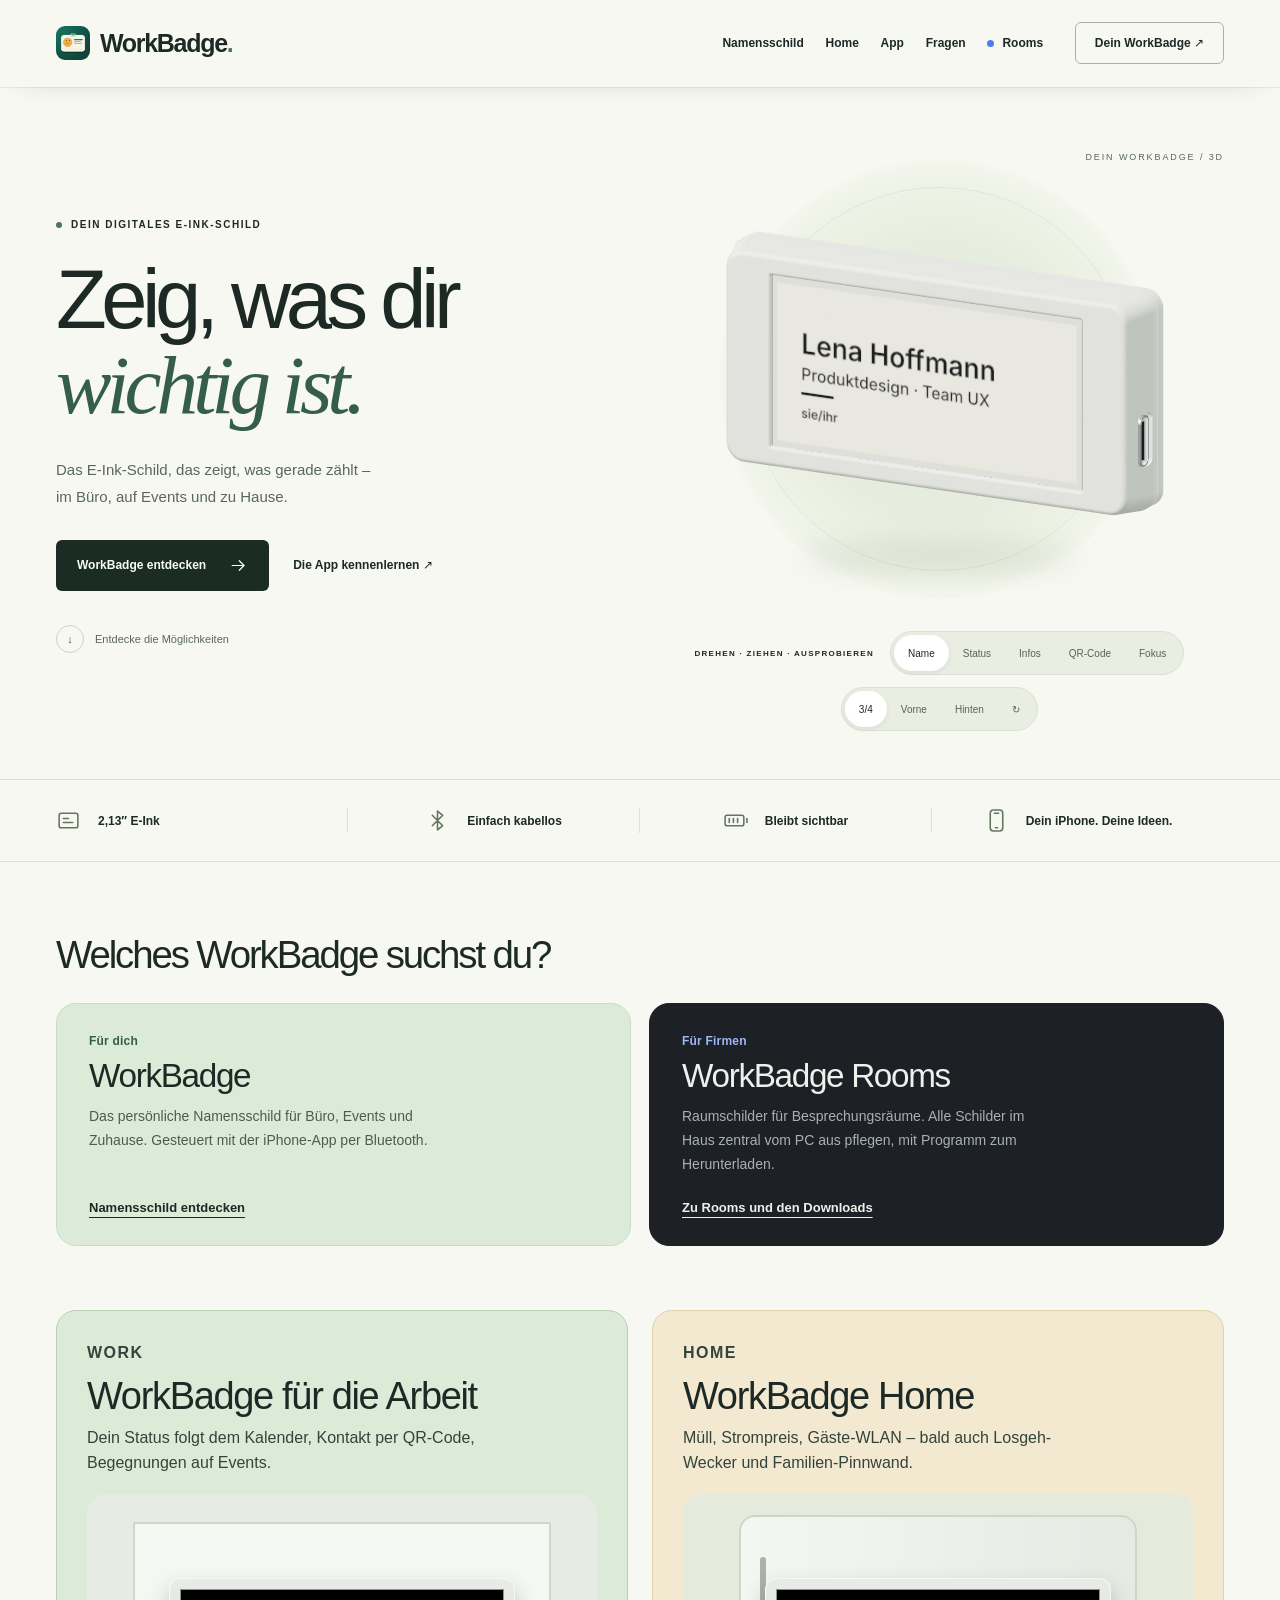
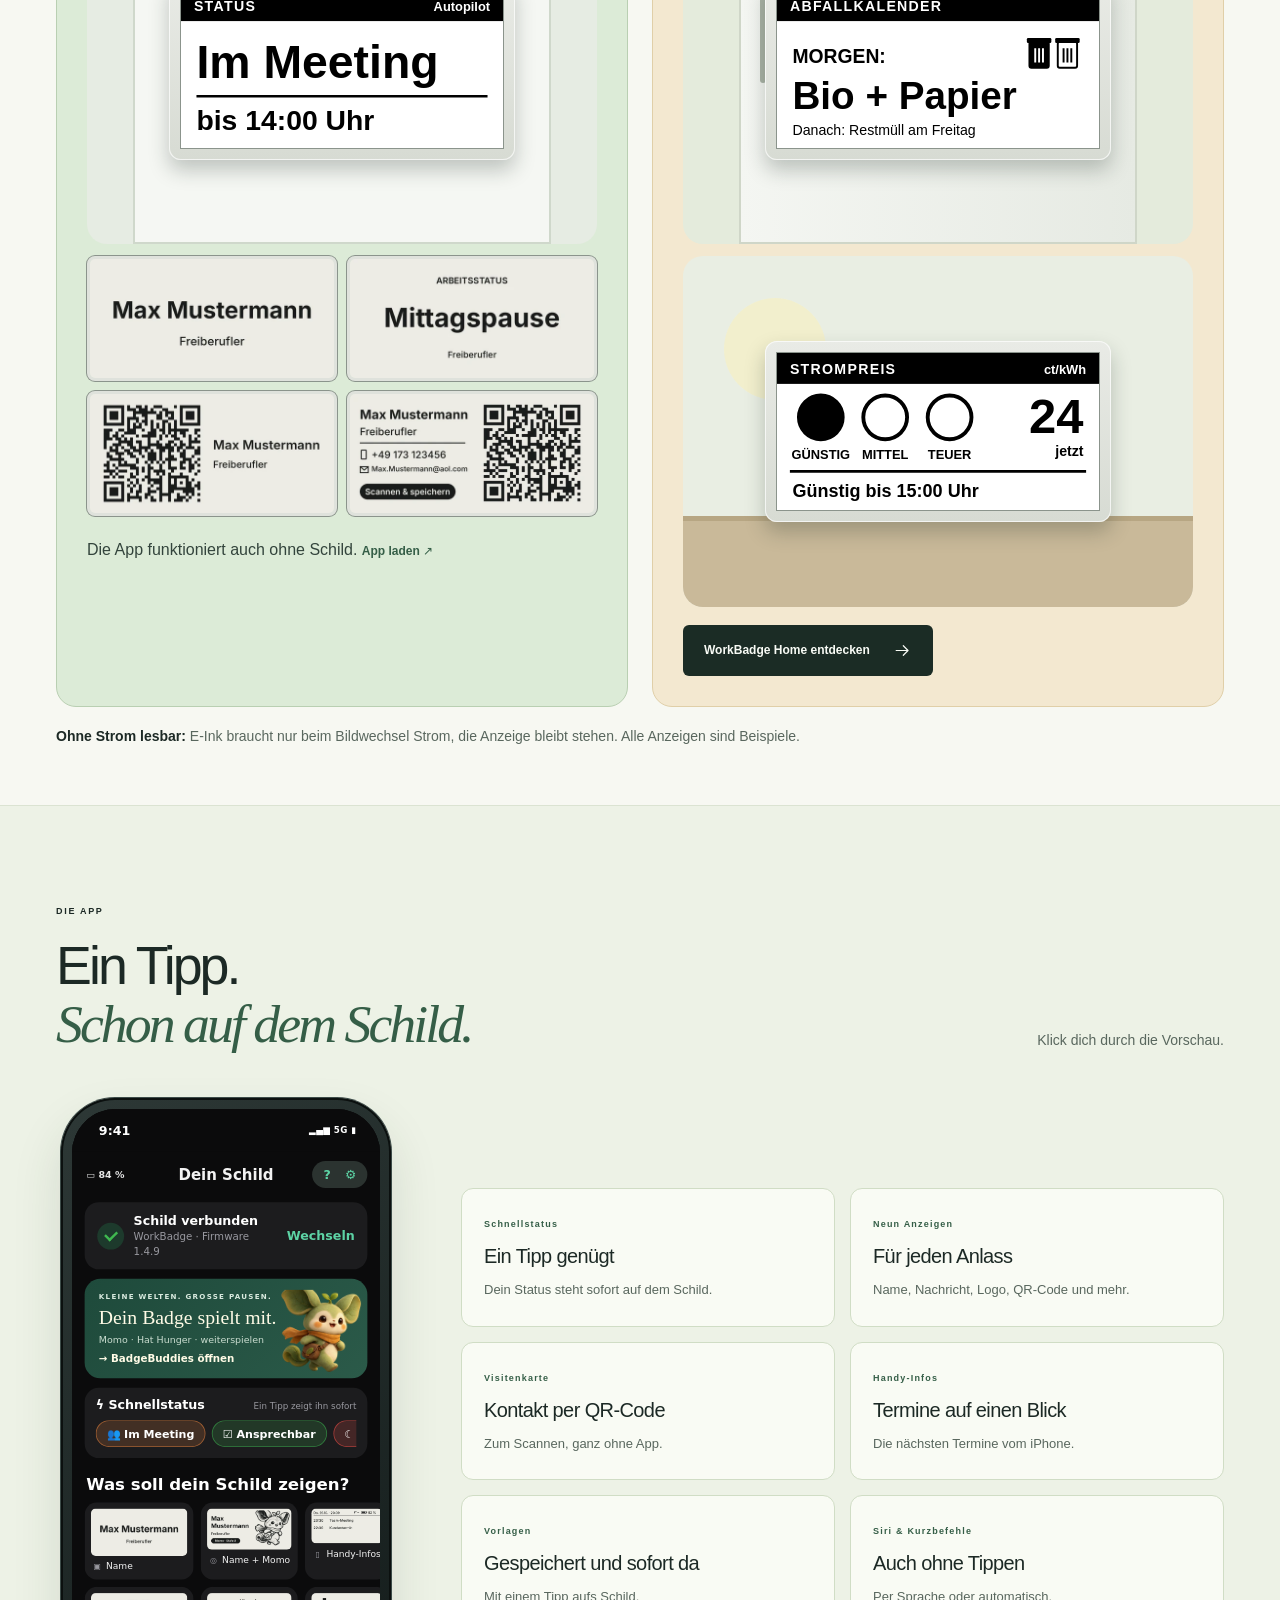
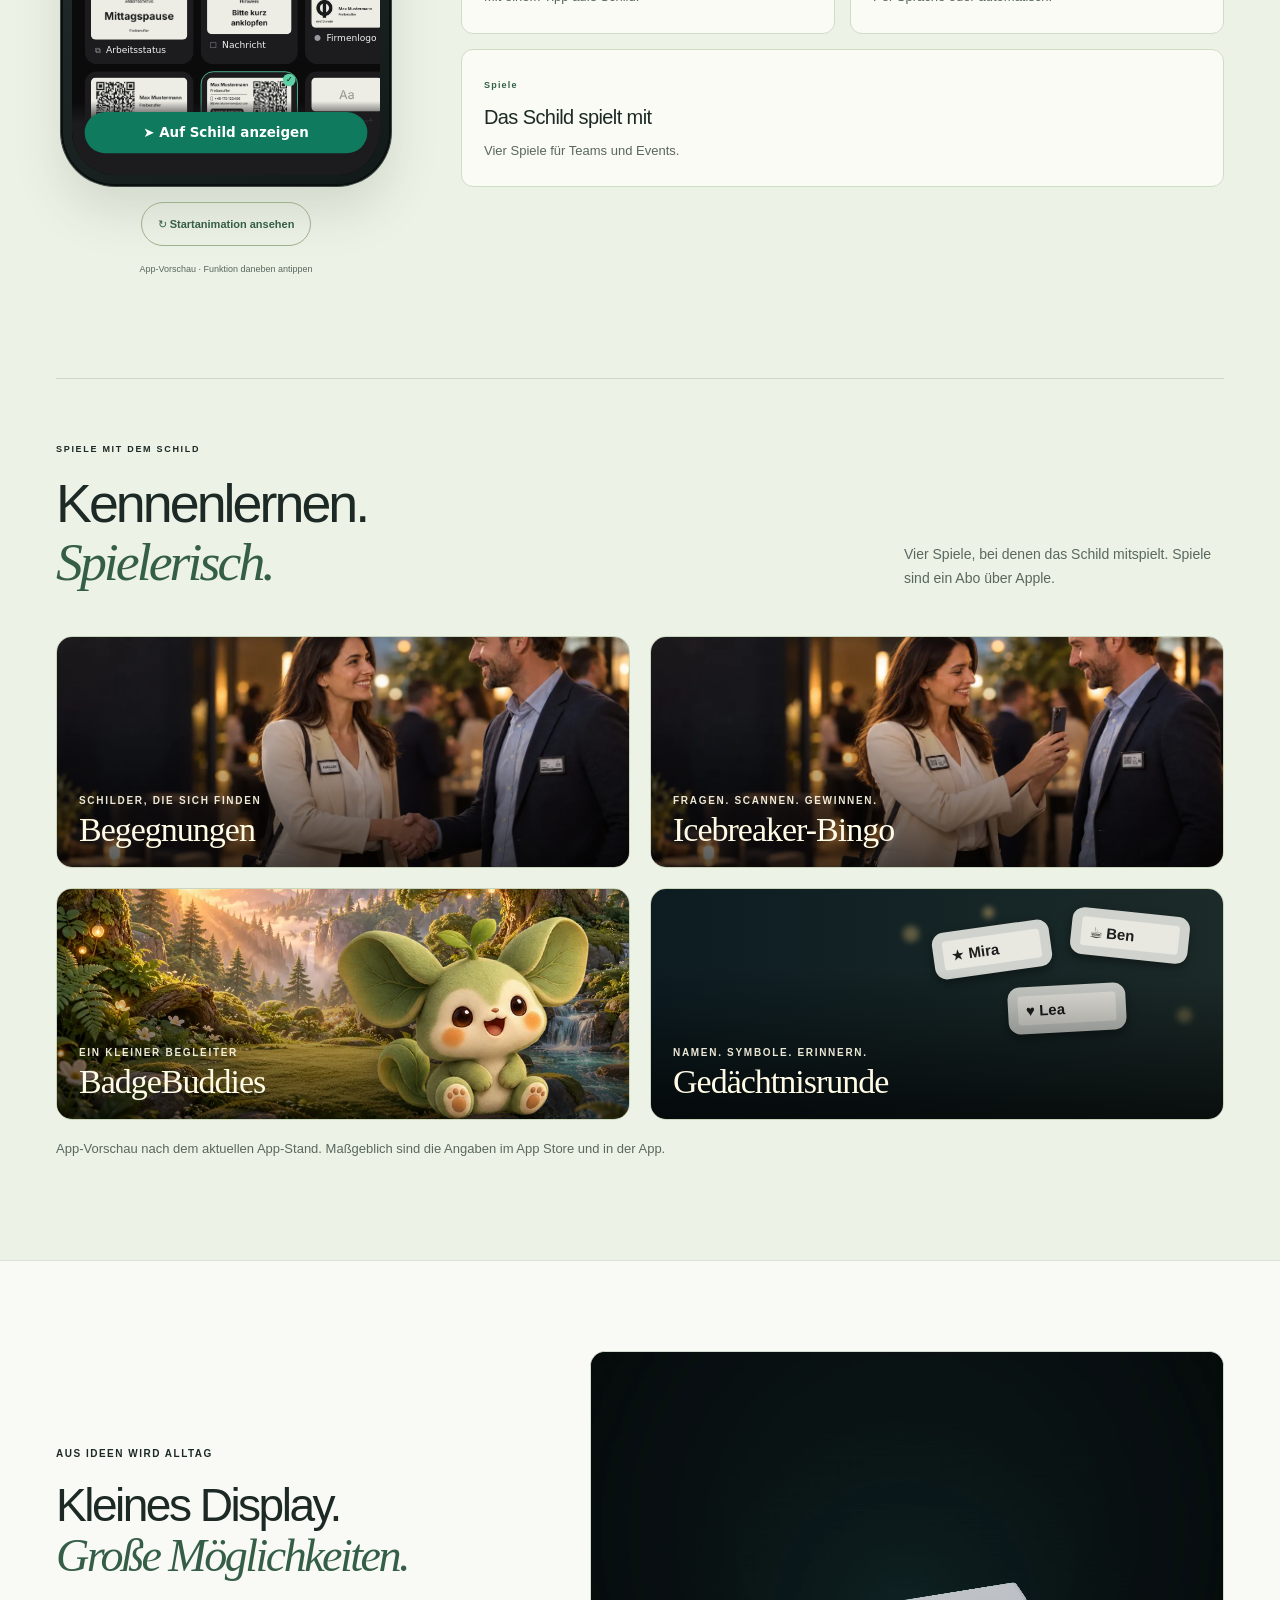
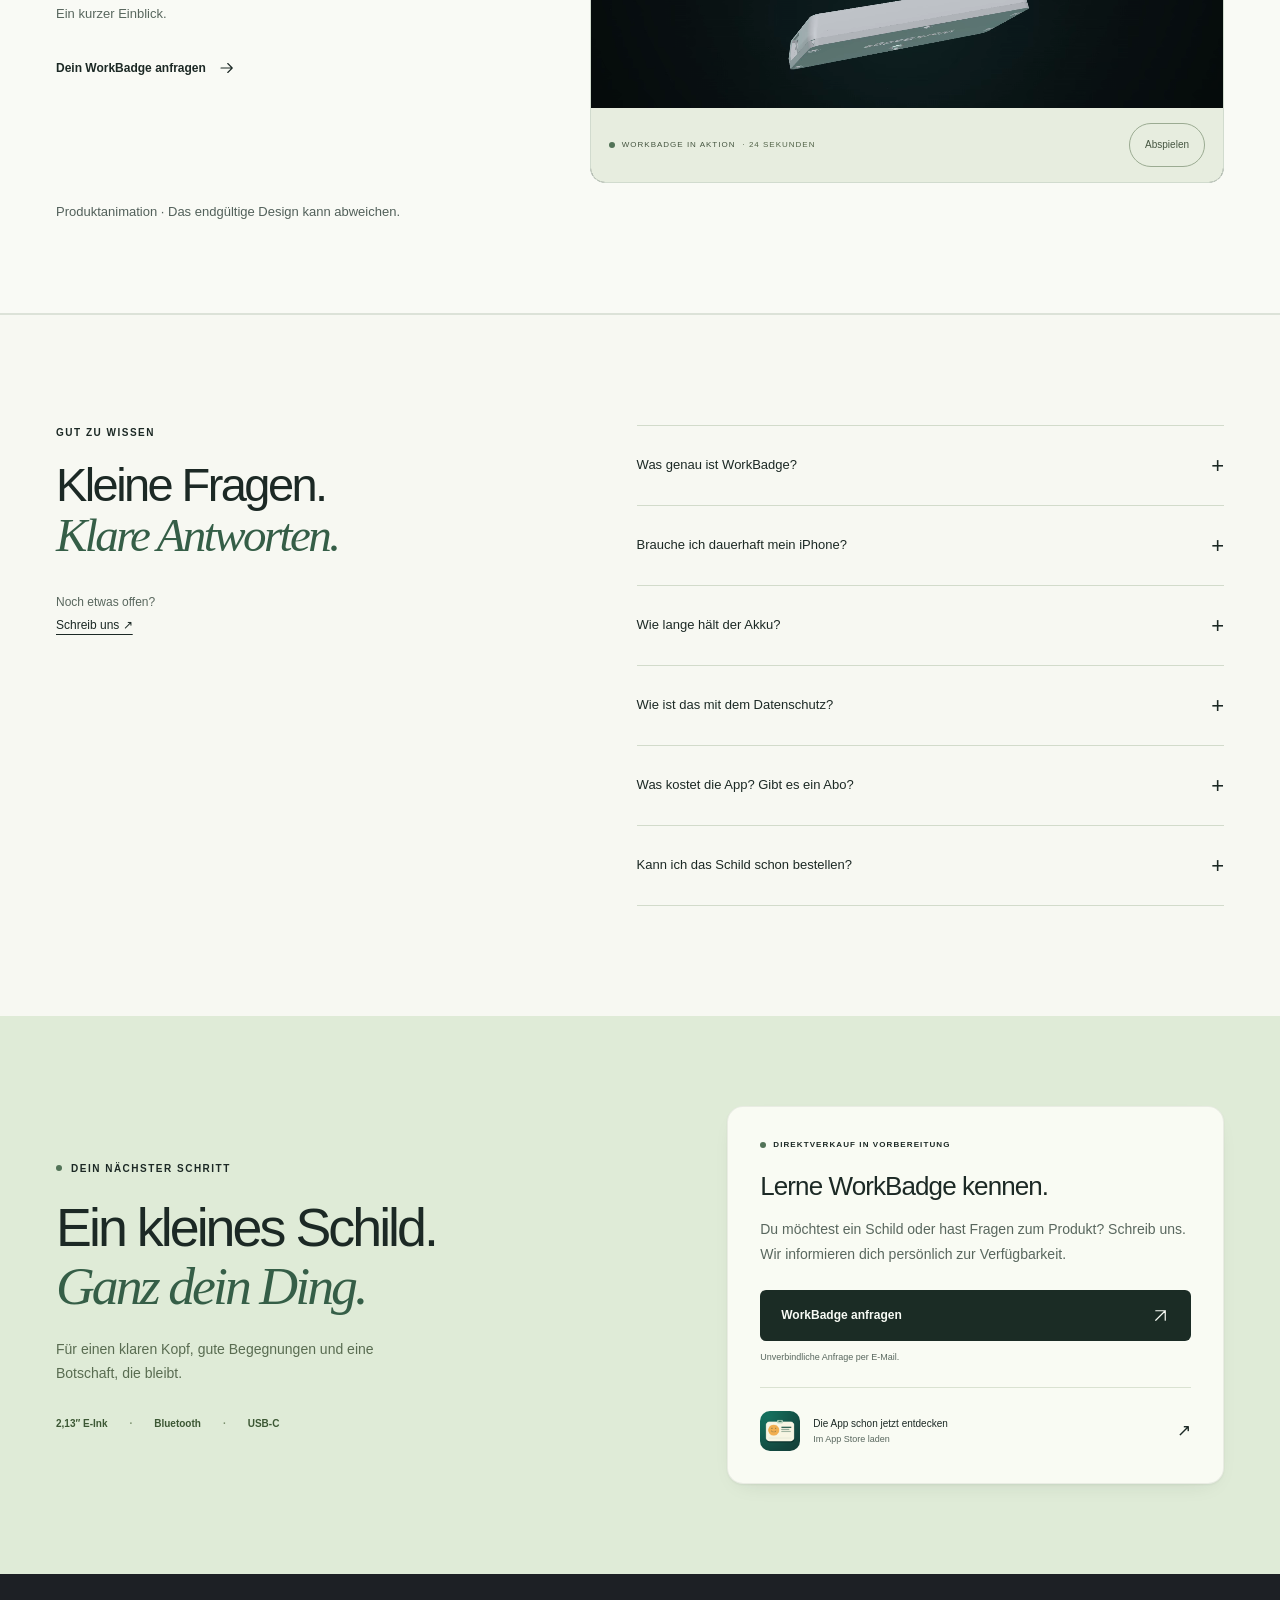
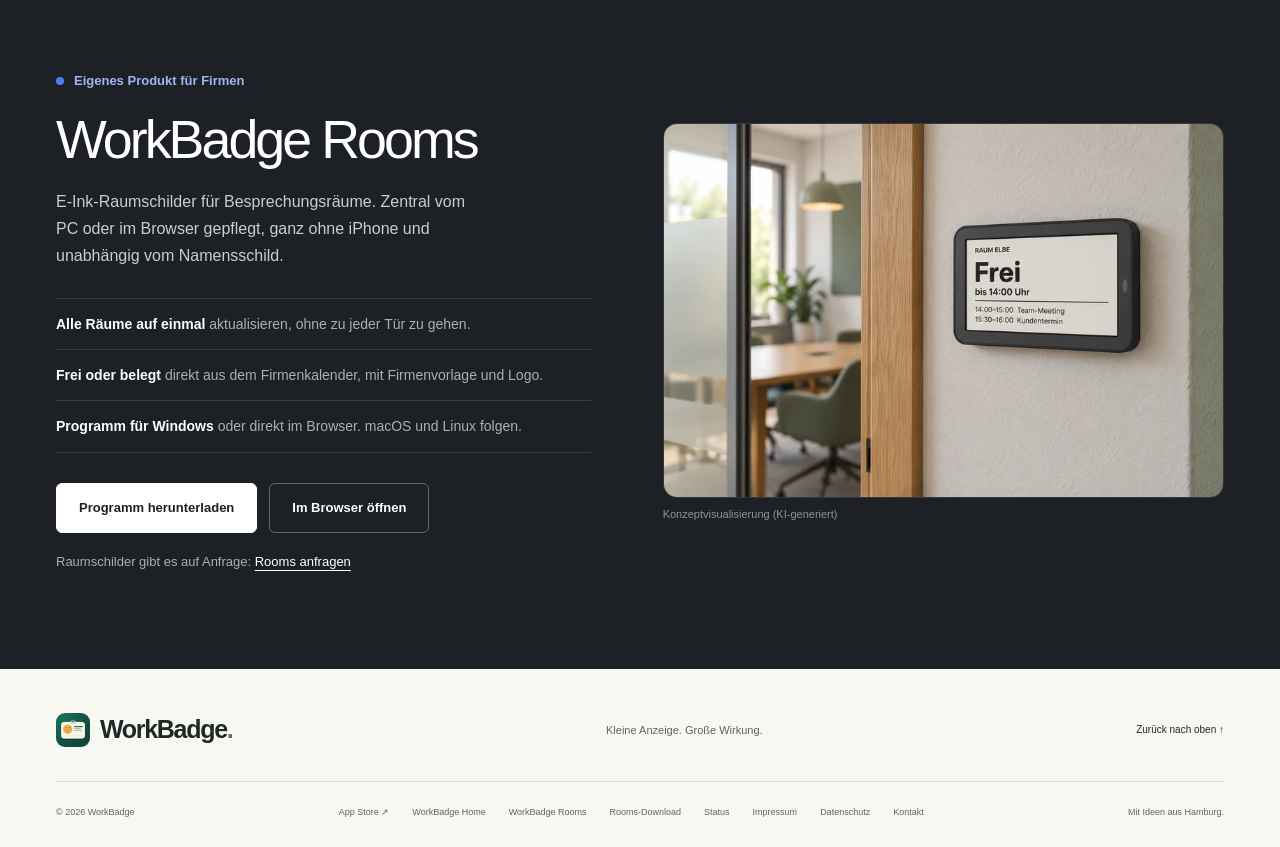
<file: index.html>
<!doctype html>
<html lang="de">
<head>
<meta charset="utf-8"><meta name="viewport" content="width=device-width, initial-scale=1"><meta name="theme-color" content="#f7f8f2"><meta name="color-scheme" content="light">
<title>WorkBadge – E-Ink-Namensschild mit Autopilot und iPhone-App</title>
<meta name="description" content="WorkBadge: das digitale E-Ink-Namensschild, das sich selbst führt. Status aus dem Kalender, Begegnungen ohne Internet, auch ohne Schild per iPhone-App nutzbar.">
<link rel="canonical" href="https://workbadge.de/"><link rel="icon" href="/assets/app-icon.png" type="image/png"><link rel="apple-touch-icon" href="/assets/app-icon.png"><meta name="apple-itunes-app" content="app-id=6820999724">
<meta property="og:type" content="website"><meta property="og:locale" content="de_DE"><meta property="og:site_name" content="WorkBadge"><meta property="og:title" content="WorkBadge – das Namensschild, das sich selbst führt"><meta property="og:description" content="Autopilot aus dem Kalender, Begegnungen ohne Internet, E-Ink ohne Strom für die Anzeige. App kostenlos ausprobieren – auch ohne Schild."><meta property="og:url" content="https://workbadge.de/"><meta property="og:image" content="https://workbadge.de/assets/social-preview.jpg"><meta property="og:image:width" content="1200"><meta property="og:image:height" content="630"><meta property="og:image:alt" content="WorkBadge – das digitale E-Ink-Schild für deinen Alltag"><meta name="twitter:card" content="summary_large_image"><meta name="twitter:title" content="WorkBadge – das Namensschild, das sich selbst führt"><meta name="twitter:image" content="https://workbadge.de/assets/social-preview.jpg">
<link rel="preload" as="image" href="/assets/3d/poster.webp" fetchpriority="high"><link rel="stylesheet" href="/assets/site.css?v=20261029-premium1"><link rel="stylesheet" href="/assets/app/app.css?v=20261029m-premium1"><link rel="stylesheet" href="/assets/usp.css?v=20261030-usp2"><link rel="stylesheet" href="/assets/status.css?v=20261102-status1"><script src="/assets/status-config.js?v=20261102-status1" defer></script><script src="/assets/status.js?v=20261102-status2" defer></script><script src="/assets/app/launch.js?v=20261029m-premium1" defer></script><link rel="stylesheet" href="/assets/3d/viewer.css?v=20261029m-premium1"><script src="/assets/site.js?v=20261029-premium1" defer></script><script src="/assets/3d/viewer.js?v=20261029m-premium1" defer></script>
<script defer data-domain="workbadge.de" src="https://plausible.io/js/script.outbound-links.js"></script><script>window.plausible=window.plausible||function(){(window.plausible.q=window.plausible.q||[]).push(arguments)}</script>
<script type="application/ld+json">[{"@context":"https://schema.org","@type":"Product","name":"WorkBadge","description":"Digitales 2,13-Zoll-E-Ink-Namensschild mit Bluetooth und iPhone-App. Autopilot aus dem Kalender, Begegnungen ohne Internet.","image":"https://workbadge.de/assets/social-preview.jpg","brand":{"@type":"Brand","name":"WorkBadge"},"url":"https://workbadge.de/","category":"Elektronische Namensschilder"},{"@context":"https://schema.org","@type":"FAQPage","mainEntity":[{"@type":"Question","name":"Was genau ist WorkBadge?","acceptedAnswer":{"@type":"Answer","text":"Ein digitales 2,13-Zoll-E-Ink-Schild. Du gestaltest die Anzeige in der iPhone-App und überträgst sie per Bluetooth. Die App funktioniert auch ohne Schild."}},{"@type":"Question","name":"Brauche ich dauerhaft mein iPhone?","acceptedAnswer":{"@type":"Answer","text":"Nur zum Einrichten und für neue Inhalte. Mit dem Autopilot wechselt das Schild Anzeigen selbst, und die letzte Anzeige bleibt auch ohne Strom sichtbar."}},{"@type":"Question","name":"Wie lange hält der Akku?","acceptedAnswer":{"@type":"Answer","text":"Der integrierte Akku wird per USB-C geladen. E-Ink braucht nur beim Bildwechsel Strom, die Laufzeit hängt also davon ab, wie oft sich die Anzeige ändert. Eine feste Laufzeit nennen wir derzeit nicht."}},{"@type":"Question","name":"Wie ist das mit dem Datenschutz?","acceptedAnswer":{"@type":"Answer","text":"Die App funktioniert ohne Konto. Begegnungen laufen direkt zwischen den Schildern, ohne Internet und senden nur eine zufällige Nummer. Cloud-Funktionen sind freiwillig. Alle Details stehen in der Datenschutzerklärung."}},{"@type":"Question","name":"Was kostet die App? Gibt es ein Abo?","acceptedAnswer":{"@type":"Answer","text":"Die App ist kostenlos, Schild, Anzeigen und Nachrichten ebenfalls. Die Spiele sind ein Abo über Apple, für Teams gibt es einen Event-Pass. Maßgeblich sind die Angaben im App Store und in der App."}},{"@type":"Question","name":"Kann ich das Schild schon bestellen?","acceptedAnswer":{"@type":"Answer","text":"Der Direktverkauf über diese Website ist in Vorbereitung. Du kannst uns schon jetzt unverbindlich eine Produktanfrage per E-Mail senden. Wir geben dir Auskunft zur Verfügbarkeit."}}]}]</script>
<noscript><style>.menu-toggle,.product-selector,.film-toggle,.b3d-bar,.b3d-status{display:none!important}.head-nav{display:flex!important;position:static!important;flex-wrap:wrap;box-shadow:none!important}.header-row{height:auto!important;min-height:80px;flex-wrap:wrap;padding-block:15px}.app-choice{display:none}.app-panel[hidden]{display:block!important}.app-panel{margin-bottom:28px}</style></noscript>
<link rel="stylesheet" href="/assets/rooms.css?v=20261112-rooms2">
<link rel="stylesheet" href="/assets/home.css?v=20261104-home4">
<link rel="stylesheet" href="/assets/experience.css?v=20261107-apple1">
<script defer src="/assets/rooms.js?v=20261104-home1"></script>
<script defer src="/assets/experience.js?v=20261107-apple1"></script>
<noscript><style>.detail-controls,.rooms-demo-controls{display:none!important}</style></noscript>
</head><body>
<a class="skip" href="#main">Zum Inhalt springen</a>
<svg class="icon-library" xmlns="http://www.w3.org/2000/svg" aria-hidden="true">
<symbol id="i-arrow" viewBox="0 0 24 24"><path d="M4 12h15m-6-6 6 6-6 6"/></symbol><symbol id="i-diagonal" viewBox="0 0 24 24"><path d="m6 18 12-12M6 6h12v12"/></symbol><symbol id="i-bluetooth" viewBox="0 0 24 24"><path d="m7 7 10 10-5 4V3l5 4L7 17"/></symbol><symbol id="i-display" viewBox="0 0 24 24"><rect x="3" y="5" width="18" height="14" rx="2"/><path d="M7 10h5M7 14h9"/></symbol><symbol id="i-phone" viewBox="0 0 24 24"><rect x="6" y="2" width="12" height="20" rx="3"/><path d="M10 5h4M11 19h2"/></symbol><symbol id="i-battery" viewBox="0 0 24 24"><rect x="2" y="7" width="18" height="10" rx="2"/><path d="M23 10v4M6 10v4M10 10v4M14 10v4"/></symbol><symbol id="i-sun" viewBox="0 0 24 24"><circle cx="12" cy="12" r="4"/><path d="M12 2v2M12 20v2M2 12h2M20 12h2M5 5l1 1M18 18l1 1M5 19l1-1M18 6l1-1"/></symbol><symbol id="i-message" viewBox="0 0 24 24"><path d="M20 15a3 3 0 0 1-3 3H9l-6 4V6a3 3 0 0 1 3-3h11a3 3 0 0 1 3 3zM7 8h9M7 12h6"/></symbol><symbol id="i-download" viewBox="0 0 24 24"><path d="M12 3v12m-5-5 5 5 5-5M4 16v5h16v-5"/></symbol>
<symbol id="i-calendar" viewBox="0 0 24 24"><rect x="3" y="5" width="18" height="16" rx="2"/><path d="M7 3v4M17 3v4M3 11h18M7 15h3M14 15h3"/></symbol>
</svg>
<div class="wb-notices" data-wb-notices hidden aria-live="polite"></div>
<header class="site-header"><div class="shell header-row"><a class="brand" href="/" aria-label="WorkBadge – Startseite"><img src="/assets/app-icon.png" width="34" height="34" alt=""><span>WorkBadge<span class="brand-dot">.</span></span></a><button class="menu-toggle" type="button" aria-controls="main-nav" aria-expanded="false" aria-label="Menü öffnen"><span></span><span></span></button><nav class="head-nav" id="main-nav" aria-label="Hauptnavigation"><a href="#einsatz">Namensschild</a><a class="nav-home" href="/home/">Home</a><a href="#app">App</a><a href="#fragen">Fragen</a><a class="nav-rooms" href="#rooms">Rooms</a><a class="nav-cta" href="#kaufen">Dein WorkBadge ↗</a></nav></div></header>
<div class="wb-statusbar" data-wb-statusbar hidden></div>
<main id="main">
<section class="hero" aria-labelledby="hero-title"><div class="shell hero-grid"><div class="hero-copy"><p class="eyebrow"><span class="status-dot" aria-hidden="true"></span>DEIN DIGITALES E-INK-SCHILD</p><h1 id="hero-title">Zeig, was dir<br><em>wichtig ist.</em></h1><p class="hero-description">Das E-Ink-Schild, das zeigt, was gerade zählt –<br>im Büro, auf Events und zu Hause.</p><div class="hero-actions"><a class="btn btn-dark" href="#film-section">WorkBadge entdecken <svg class="icon" aria-hidden="true"><use href="#i-arrow"/></svg></a><a class="text-link" href="#app">Die App kennenlernen ↗</a></div><a class="hero-scroll" href="#einsatz"><span aria-hidden="true">↓</span> Entdecke die Möglichkeiten</a></div><div class="hero-visual"><div class="b3d b3d-hero" id="badge3d"><div class="product-art"><span class="art-index">DEIN WORKBADGE / 3D</span><div class="product-orbit" aria-hidden="true"></div><span class="product-shadow" aria-hidden="true"></span><div class="b3d-stage"><img class="b3d-poster" src="/assets/3d/poster.webp" fetchpriority="high" alt="WorkBadge E-Ink-Schild in der Perspektive" decoding="async"><p class="b3d-status" role="status">3D-Ansicht wird geladen …</p></div></div><div class="product-selector hero-3d-controls"><span>DREHEN · ZIEHEN · AUSPROBIEREN</span><div role="group" aria-label="Anzeige auf dem 3D-Schild"><button type="button" data-display="name" aria-pressed="true">Name</button><button type="button" data-display="status" aria-pressed="false">Status</button><button type="button" data-display="handy" aria-pressed="false">Infos</button><button type="button" data-display="qr" aria-pressed="false">QR-Code</button><button type="button" data-display="dnd" aria-pressed="false">Fokus</button></div><div role="group" aria-label="Ansicht"><button type="button" data-view="angle" aria-pressed="true" aria-label="Perspektive">3/4</button><button type="button" data-view="front" aria-pressed="false">Vorne</button><button type="button" data-view="back" aria-pressed="false">Hinten</button><button type="button" class="b3d-rotate" aria-pressed="false" aria-label="Automatisch drehen">↻</button></div></div></div></div></section>
<div class="spec-strip"><div class="shell spec-grid"><div><svg class="icon" aria-hidden="true"><use href="#i-display"/></svg><span><strong>2,13″ E-Ink</strong></span></div><div><svg class="icon" aria-hidden="true"><use href="#i-bluetooth"/></svg><span><strong>Einfach kabellos</strong></span></div><div><svg class="icon" aria-hidden="true"><use href="#i-battery"/></svg><span><strong>Bleibt sichtbar</strong></span></div><div><svg class="icon" aria-hidden="true"><use href="#i-phone"/></svg><span><strong>Dein iPhone. Deine Ideen.</strong></span></div></div></div>
<section class="chooser" aria-labelledby="chooser-title"><div class="shell">
  <h2 id="chooser-title" class="chooser-title">Welches WorkBadge suchst du?</h2>
  <div class="chooser-grid">
    <a class="chooser-card chooser-badge" href="#einsatz" data-track="Weiche Namensschild">
      <span class="chooser-for">Für dich</span>
      <strong>WorkBadge</strong>
      <span class="chooser-text">Das persönliche Namensschild für Büro, Events und Zuhause. Gesteuert mit der iPhone-App per Bluetooth.</span>
      <span class="chooser-link">Namensschild entdecken</span>
    </a>
    <a class="chooser-card chooser-rooms" href="#rooms" data-track="Weiche Rooms">
      <span class="chooser-for">Für Firmen</span>
      <strong>WorkBadge Rooms</strong>
      <span class="chooser-text">Raumschilder für Besprechungsräume. Alle Schilder im Haus zentral vom PC aus pflegen, mit Programm zum Herunterladen.</span>
      <span class="chooser-link">Zu Rooms und den Downloads</span>
    </a>
  </div>
</div></section>
<section id="einsatz" class="use-sec" aria-label="Einsatz: Arbeit und Zuhause"><div class="shell"><div class="world-grid"><div class="world world--work" id="arbeit"><p class="eyebrow">WORK</p><h2>WorkBadge für die Arbeit</h2><p>Dein Status folgt dem Kalender, Kontakt per QR-Code, Begegnungen auf Events.</p><figure class="home-scene home-scene--office"><div class="home-badge"><img src="/assets/home/meeting.svg" width="250" height="122" loading="lazy" decoding="async" alt="Beispielanzeige Status: Im Meeting bis 14:00 Uhr"></div></figure><div class="work-tiles"><figure><img src="/assets/app/tile-name.webp" width="250" height="122" loading="lazy" decoding="async" alt="Beispielanzeige Namensschild: Max Mustermann, Freiberufler"></figure><figure><img src="/assets/app/tile-status.webp" width="250" height="122" loading="lazy" decoding="async" alt="Beispielanzeige Arbeitsstatus: Mittagspause"></figure><figure><img src="/assets/app/tile-qr.webp" width="250" height="122" loading="lazy" decoding="async" alt="Beispielanzeige: Name mit QR-Code"></figure><figure><img src="/assets/app/tile-contact.webp" width="250" height="122" loading="lazy" decoding="async" alt="Beispielanzeige Visitenkarte mit QR-Code"></figure></div><p class="use-fact" style="margin-top:0">Die App funktioniert auch ohne Schild. <a class="text-link" data-track="App Store" href="https://apps.apple.com/de/app/workbadge/id6820999724" target="_blank" rel="noopener noreferrer">App laden ↗</a></p></div><div class="world world--home" id="zuhause"><p class="eyebrow">HOME</p><h2>WorkBadge Home</h2><p>Müll, Strompreis, Gäste-WLAN – bald auch Losgeh-Wecker und Familien-Pinnwand.</p><figure class="home-scene home-scene--kitchen"><div class="home-badge"><img src="/assets/home/waste.svg" width="250" height="122" loading="lazy" decoding="async" alt="Beispielanzeige Abfallkalender: Morgen Bio und Papier"></div></figure><figure class="home-scene home-scene--living desk-only"><div class="home-badge"><img src="/assets/home/power.svg" width="250" height="122" loading="lazy" decoding="async" alt="Beispielanzeige Strompreis-Ampel: jetzt günstig, 24 Cent, günstig bis 15 Uhr"></div></figure><a class="btn btn-dark" data-track="Home Teaser" href="/home/">WorkBadge Home entdecken <svg class="icon" aria-hidden="true"><use href="#i-arrow"/></svg></a></div></div><p class="use-fact"><strong>Ohne Strom lesbar:</strong> E-Ink braucht nur beim Bildwechsel Strom, die Anzeige bleibt stehen. Alle Anzeigen sind Beispiele.</p></div></section>
<section id="app" class="app-sec section-space" aria-label="Die App und Spiele"><div class="shell">
  <div class="section-title"><div><span class="mini-label">DIE APP</span><h2>Ein Tipp.<br><span class="accent">Schon auf dem Schild.</span></h2></div><p>Klick dich durch die Vorschau.</p></div>
  <div class="app-grid">
    <div class="app-phone-col">
      <div class="ph" id="appPhone">
        <div class="ph-screen" role="img" aria-label="Vorschau der WorkBadge-App. Die Funktionen daneben wählen aus, welcher Teil der App gezeigt wird.">
          <div class="ph-app dark" aria-hidden="true"><div class="pa">
            <div class="pa-status"><span>9:41</span><i>▂▄▆ 5G ▮</i></div>
            <div class="pa-nav"><small>▭ 84 %</small>Dein Schild<span class="pill"><b>?</b><b>⚙</b></span></div>
            <div class="pa-card pa-conn"><span class="pa-ok"></span><div><b>Schild verbunden</b><small>WorkBadge · Firmware 1.4.9</small></div><em>Wechseln</em></div>
            <div class="pa-buddy"><div><small>KLEINE WELTEN. GROSSE PAUSEN.</small><b>Dein Badge spielt mit.</b><span>Momo · Hat Hunger · weiterspielen</span><em>→ BadgeBuddies öffnen</em></div><img src="/assets/app/momo-schal.webp" alt=""></div>
            <div class="pa-card pa-quickcard"><div class="pa-h pa-quick-h"><b>ϟ Schnellstatus</b><small>Ein Tipp zeigt ihn sofort</small></div>
              <div class="pa-quick"><span class="pa-q" data-q="meeting" style="--c:#f0883e">👥 Im Meeting</span><span class="pa-q" style="--c:#3fb950">☑ Ansprechbar</span><span class="pa-q" style="--c:#f85149">☾ Bitte nicht stören</span><span class="pa-q" style="--c:#58a6ff">◷ Mittagspause</span></div></div>
            <div class="pa-h pa-tiles-h"><b class="big">Was soll dein Schild zeigen?</b></div>
            <div class="pa-tiles"><div class="pa-tile" data-t="name"><img src="/assets/app/tile-name.webp" alt="" loading="lazy" width="250" height="122"><p><span class="ic">▣</span>Name</p></div><div class="pa-tile" data-t="buddy"><img src="/assets/app/tile-momo.webp" alt="" loading="lazy" width="250" height="122"><p><span class="ic">◎</span>Name + Momo</p></div><div class="pa-tile" data-t="handy"><img src="/assets/app/tile-handy.webp" alt="" loading="lazy" width="250" height="122"><p><span class="ic">▯</span>Handy-Infos</p></div><div class="pa-tile" data-t="status"><img src="/assets/app/tile-status.webp" alt="" loading="lazy" width="250" height="122"><p><span class="ic">⧉</span>Arbeitsstatus</p></div><div class="pa-tile" data-t="message"><img src="/assets/app/tile-message.webp" alt="" loading="lazy" width="250" height="122"><p><span class="ic">☐</span>Nachricht</p></div><div class="pa-tile" data-t="logo"><img src="/assets/app/tile-logo.webp" alt="" loading="lazy" width="250" height="122"><p><span class="ic">●</span>Firmenlogo</p></div><div class="pa-tile" data-t="qr"><img src="/assets/app/tile-qr.webp" alt="" loading="lazy" width="250" height="122"><p><span class="ic">▦</span>Name + QR-Code</p></div><div class="pa-tile on" data-t="contact"><img src="/assets/app/tile-contact.webp" alt="" loading="lazy" width="250" height="122"><p><span class="ic">▤</span>Visitenkarte</p></div><div class="pa-tile" data-t="text"><img src="/assets/app/tile-text.webp" alt="" loading="lazy" width="250" height="122"><p><span class="ic">Aa</span>Freier Text</p></div></div>
            <div class="pa-card pa-prev"><span class="pa-chip">● Auf dem Schild</span>
              <div class="pa-dev"><img id="paShot" src="/assets/app/tile-contact.webp" alt="" width="250" height="122"></div>
              <div class="pa-field"><small>Name</small>Max Mustermann</div><div class="pa-field"><small>Zusatz</small>Freiberufler</div>
            </div>
            <div class="pa-h pa-presets"><b class="big">Vorlagen</b><small>bis zu 20</small></div>
            <div class="pa-card pa-pre"><img src="/assets/app/tile-name.webp" alt=""><span><b>Namensschild</b><small>Name · fürs Büro</small></span><i>➤</i></div>
            <div class="pa-card pa-pre"><img src="/assets/app/tile-contact.webp" alt=""><span><b>Messe</b><small>Visitenkarte mit QR-Code</small></span><i>➤</i></div>
            <div class="pa-card pa-pre"><img src="/assets/app/tile-status.webp" alt=""><span><b>Mittag</b><small>Arbeitsstatus</small></span><i>➤</i></div>
            <div class="pa-h ph-games"><b class="big">Spiele</b></div>
            <div class="pa-game"><div class="pic" style="background-image:url(/assets/app/begegnungen.webp)"><div><small>SCHILDER, DIE SICH FINDEN</small><b>Begegnungen</b></div></div><p>Dein Schild sammelt die WorkBadges, die du triffst – mit Leveln und Abzeichen.<em>Heute 4 · Lvl 3 Netzwerker</em></p></div>
            <div class="pa-game"><div class="pic" style="background-image:url(/assets/app/bingo.webp)"><div><small>FRAGEN. SCANNEN. GEWINNEN.</small><b>Icebreaker-Bingo</b></div></div><p>Finde Leute, auf die eine Aussage zutrifft, und scanne den Code auf ihrem Schild.<em>Runde erstellen oder beitreten</em></p></div>
            <div class="pa-game"><div class="pic" style="background-image:url(/assets/app/lichtung.webp)"><img src="/assets/app/momo.webp" alt="" loading="lazy"><div><small>EIN KLEINER BEGLEITER</small><b>BadgeBuddies</b></div></div><p>Momo lebt in echter Zeit: ein paarmal am Tag pflegen, auf Abenteuer schicken.<em>Momo · Stufe 8</em></p></div>
            <div class="pa-btn"><span>➤ Auf Schild anzeigen</span></div>
          </div></div>
          <div class="ph-siri" aria-hidden="true"><div class="ph-siri-in"><span class="orb"></span><span><small>Siri</small>„Status in WorkBadge setzen“</span></div><p>„Bitte nicht stören“ wird auf dem Schild angezeigt.</p></div>
          <canvas class="ph-launch" aria-hidden="true"></canvas>
        </div>
      </div>
      <button type="button" class="app-replay" id="appReplay">↻ Startanimation ansehen</button><p class="phone-hint">App-Vorschau · Funktion daneben antippen</p>
    </div>
    <div>
      <div class="app-feats">
        <button type="button" class="app-feat" data-show="quick" aria-pressed="false" aria-controls="appPhone"><span class="f-tag">Schnellstatus</span><h3>Ein Tipp genügt</h3><p>Dein Status steht sofort auf dem Schild.</p></button>
        <button type="button" class="app-feat" data-show="tiles" aria-pressed="false" aria-controls="appPhone"><span class="f-tag">Neun Anzeigen</span><h3>Für jeden Anlass</h3><p>Name, Nachricht, Logo, QR-Code und mehr.</p></button>
        <button type="button" class="app-feat" data-show="contact" aria-pressed="false" aria-controls="appPhone"><span class="f-tag">Visitenkarte</span><h3>Kontakt per QR-Code</h3><p>Zum Scannen, ganz ohne App.</p></button>
        <button type="button" class="app-feat" data-show="handy" aria-pressed="false" aria-controls="appPhone"><span class="f-tag">Handy-Infos</span><h3>Termine auf einen Blick</h3><p>Die nächsten Termine vom iPhone.</p></button>
        <button type="button" class="app-feat" data-show="presets" aria-pressed="false" aria-controls="appPhone"><span class="f-tag">Vorlagen</span><h3>Gespeichert und sofort da</h3><p>Mit einem Tipp aufs Schild.</p></button>
        <button type="button" class="app-feat" data-show="siri" aria-pressed="false" aria-controls="appPhone"><span class="f-tag">Siri &amp; Kurzbefehle</span><h3>Auch ohne Tippen</h3><p>Per Sprache oder automatisch.</p></button>
        <button type="button" class="app-feat" data-show="games" aria-pressed="false" aria-controls="appPhone"><span class="f-tag">Spiele</span><h3>Das Schild spielt mit</h3><p>Vier Spiele für Teams und Events.</p></button>
      </div>
    </div>
  </div>

  <div class="games" id="spiele">
    <div class="section-title"><div><span class="mini-label">SPIELE MIT DEM SCHILD</span><h2>Kennenlernen.<br><span class="accent">Spielerisch.</span></h2></div><p>Vier Spiele, bei denen das Schild mitspielt. Spiele sind ein Abo über Apple.</p></div>
    <div class="game-grid">
      <article class="game"><div class="game-pic" style="background-image:url(/assets/app/begegnungen.webp)"><div class="t"><small>SCHILDER, DIE SICH FINDEN</small><b>Begegnungen</b></div></div></article>
      <article class="game"><div class="game-pic" style="background-image:url(/assets/app/bingo.webp)"><div class="t"><small>FRAGEN. SCANNEN. GEWINNEN.</small><b>Icebreaker-Bingo</b></div></div></article>
      <article class="game"><div class="game-pic" style="background-image:url(/assets/app/lichtung.webp)"><img src="/assets/app/momo.webp" alt="Momo, der kleine Begleiter aus BadgeBuddies" loading="lazy"><div class="t"><small>EIN KLEINER BEGLEITER</small><b>BadgeBuddies</b></div></div></article>
      <article class="game"><div class="game-pic mem"><i style="left:44%;top:16%;width:16px;height:16px;opacity:.35"></i><i style="left:58%;top:8%;width:11px;height:11px;opacity:.45"></i><i style="left:66%;top:44%;width:20px;height:20px;opacity:.25"></i><i style="left:84%;top:20%;width:13px;height:13px;opacity:.4"></i><i style="left:92%;top:52%;width:15px;height:15px;opacity:.3"></i>
          <div class="mb" style="right:30%;top:16%;transform:rotate(-8deg)"><span>★ Mira</span></div>
          <div class="mb" style="right:6%;top:10%;transform:rotate(6deg)"><span>☕︎ Ben</span></div>
          <div class="mb" style="right:17%;top:42%;transform:rotate(-3deg)"><span>♥ Lea</span></div>
          <div class="t"><small>NAMEN. SYMBOLE. ERINNERN.</small><b>Gedächtnisrunde</b></div></div></article>
    </div>
  <p class="media-note">App-Vorschau nach dem aktuellen App-Stand. Maßgeblich sind die Angaben im App Store und in der App.</p>
</div>
</div></section>

<section id="film-section" class="film-section" aria-labelledby="film-title"><div class="shell film-layout"><div class="film-copy"><p class="eyebrow">AUS IDEEN WIRD ALLTAG</p><h2 id="film-title">Kleines Display.<br><em>Große Möglichkeiten.</em></h2><p>Ein kurzer Einblick.</p><a class="text-link" href="#kaufen">Dein WorkBadge anfragen <svg class="icon" aria-hidden="true"><use href="#i-arrow"/></svg></a></div><figure class="product-film"><video id="film" controls muted loop playsinline preload="none" poster="/assets/video/workbadge-film-poster.jpg" aria-label="Produktanimation: WorkBadge zeigt Name, Status, Handy-Infos, Wetter, QR-Code und Countdown."><source src="/assets/video/workbadge-film.webm" type="video/webm"><source src="/assets/video/workbadge-film.mp4" type="video/mp4"></video><figcaption class="film-bar"><span><span class="status-dot" aria-hidden="true"></span>WORKBADGE IN AKTION <small>· 24 SEKUNDEN</small></span><button class="film-toggle" type="button" aria-controls="film" aria-label="Produktfilm abspielen">Abspielen ▶</button></figcaption></figure></div><p class="shell media-note">Produktanimation · Das endgültige Design kann abweichen.</p></section>


<section id="fragen" class="faq-section section-space" aria-labelledby="faq-title"><div class="shell faq-layout"><div><p class="eyebrow">GUT ZU WISSEN</p><h2 id="faq-title">Kleine Fragen.<br><em>Klare Antworten.</em></h2><p class="faq-contact">Noch etwas offen?<br><a href="mailto:workbadge@aol.com">Schreib uns ↗</a></p></div><div class="faq-list"><details><summary>Was genau ist WorkBadge?<span aria-hidden="true">+</span></summary><p>Ein digitales 2,13-Zoll-E-Ink-Schild. Du gestaltest die Anzeige in der iPhone-App und überträgst sie per Bluetooth. Die App funktioniert auch ohne Schild.</p></details><details><summary>Brauche ich dauerhaft mein iPhone?<span aria-hidden="true">+</span></summary><p>Nur zum Einrichten und für neue Inhalte. Mit dem Autopilot wechselt das Schild Anzeigen selbst, und die letzte Anzeige bleibt auch ohne Strom sichtbar.</p></details><details><summary>Wie lange hält der Akku?<span aria-hidden="true">+</span></summary><p>Der integrierte Akku wird per USB-C geladen. E-Ink braucht nur beim Bildwechsel Strom, die Laufzeit hängt also davon ab, wie oft sich die Anzeige ändert. Eine feste Laufzeit nennen wir derzeit nicht.</p></details><details><summary>Wie ist das mit dem Datenschutz?<span aria-hidden="true">+</span></summary><p>Die App funktioniert ohne Konto. Begegnungen laufen direkt zwischen den Schildern, ohne Internet und senden nur eine zufällige Nummer. Cloud-Funktionen sind freiwillig. Alle Details stehen in der <a href="/datenschutz/">Datenschutzerklärung</a>.</p></details><details><summary>Was kostet die App? Gibt es ein Abo?<span aria-hidden="true">+</span></summary><p>Die App ist kostenlos, Schild, Anzeigen und Nachrichten ebenfalls. Die Spiele sind ein Abo über Apple, für Teams gibt es einen Event-Pass. Maßgeblich sind die Angaben im App Store und in der App.</p></details><details><summary>Kann ich das Schild schon bestellen?<span aria-hidden="true">+</span></summary><p data-shop-off>Der Direktverkauf über diese Website ist in Vorbereitung. Du kannst uns schon jetzt unverbindlich eine Produktanfrage per E-Mail senden. Wir geben dir Auskunft zur Verfügbarkeit.</p><p data-shop-on hidden>Im Bereich „Dein WorkBadge“ findest du die aktuellen Produktangaben und die Bestellmöglichkeit. Die Bezahlung erfolgt im Shopify-Checkout.</p></details></div></div></section>
<section id="kaufen" class="buy-section" aria-labelledby="buy-title"><div class="shell buy-layout"><div class="buy-copy"><p class="eyebrow"><span class="status-dot" aria-hidden="true"></span>DEIN NÄCHSTER SCHRITT</p><h2 id="buy-title">Ein kleines Schild.<br><em>Ganz dein Ding.</em></h2><p>Für einen klaren Kopf, gute Begegnungen und eine Botschaft, die bleibt.</p><div class="buy-details"><span>2,13″ E-Ink</span><span>Bluetooth</span><span>USB-C</span></div></div><div class="buy-card"><div id="shop-product" data-shop-on hidden aria-live="polite"></div><div data-shop-off><span class="availability"><span class="status-dot" aria-hidden="true"></span>DIREKTVERKAUF IN VORBEREITUNG</span><h3>Lerne WorkBadge kennen.</h3><p>Du möchtest ein Schild oder hast Fragen zum Produkt? Schreib uns. Wir informieren dich persönlich zur Verfügbarkeit.</p><a class="btn btn-dark" data-track="Produkt anfragen" href="mailto:workbadge@aol.com?subject=Produktanfrage%20WorkBadge">WorkBadge anfragen <svg class="icon" aria-hidden="true"><use href="#i-diagonal"/></svg></a><small>Unverbindliche Anfrage per E-Mail.</small></div><p class="buy-legal" data-shop-on hidden>Produkt- und Versandangaben findest du im Shop. Bezahlung im Shopify-Checkout.</p><a class="buy-app-link" data-track="App Store" href="https://apps.apple.com/de/app/workbadge/id6820999724" target="_blank" rel="noopener noreferrer"><img src="/assets/app-icon.png" width="40" height="40" alt=""><span>Die App schon jetzt entdecken<small>Im App Store laden</small></span><span aria-hidden="true">↗</span></a></div></div></section>
<section id="rooms" class="rooms-band" aria-labelledby="rooms-title">
  <div class="shell rooms-band-grid">
    <div class="rooms-band-copy">
      <p class="rooms-kicker"><span class="rooms-dot" aria-hidden="true"></span>Eigenes Produkt für Firmen</p>
      <h2 id="rooms-title">WorkBadge Rooms</h2>
      <p class="rooms-band-lead">E-Ink-Raumschilder für Besprechungsräume. Zentral vom PC oder im Browser gepflegt, ganz ohne iPhone und unabhängig vom Namensschild.</p>
      <ul class="rooms-facts">
        <li><strong>Alle Räume auf einmal</strong> aktualisieren, ohne zu jeder Tür zu gehen.</li>
        <li><strong>Frei oder belegt</strong> direkt aus dem Firmenkalender, mit Firmenvorlage und Logo.</li>
        <li><strong>Programm für Windows</strong> oder direkt im Browser. macOS und Linux folgen.</li>
      </ul>
      <div class="rooms-band-actions">
        <a class="rooms-btn rooms-btn-primary" data-track="Rooms Download" href="/rooms/#download">Programm herunterladen</a>
        <a class="rooms-btn" data-track="Rooms Browser" href="/rooms/app/">Im Browser öffnen</a>
      </div>
      <p class="rooms-band-note">Raumschilder gibt es auf Anfrage: <a data-track="Rooms Interesse" href="mailto:workbadge@aol.com?subject=Interesse%20an%20WorkBadge%20Rooms">Rooms anfragen</a></p>
    </div>
    <figure class="rooms-band-photo">
      <img src="/assets/rooms/rooms-door-1440.webp" srcset="/assets/rooms/rooms-door-800.webp 800w, /assets/rooms/rooms-door-1440.webp 1440w" sizes="(max-width: 760px) calc(100vw - 40px), (max-width: 1100px) 50vw, 620px" width="1536" height="1024" alt="KI-generierte Konzeptszene: Ein dunkles WorkBadge-Raumschild neben einer Besprechungsraumtür zeigt Raum Elbe, Frei bis 14:00 Uhr." loading="lazy" decoding="async">
      <figcaption>Konzeptvisualisierung (KI-generiert)</figcaption>
    </figure>
  </div>
</section>
</main>
<footer class="site-footer"><div class="shell"><div class="footer-top"><a class="brand" href="/" aria-label="WorkBadge – Startseite"><img src="/assets/app-icon.png" width="34" height="34" alt=""><span>WorkBadge<span class="brand-dot">.</span></span></a><span>Kleine Anzeige. Große Wirkung.</span><a class="back-to-top" href="#main">Zurück nach oben ↑</a></div><div class="footer-bottom"><span>© <span id="year">2026</span> WorkBadge</span><nav aria-label="Rechtliches"><a href="https://apps.apple.com/de/app/workbadge/id6820999724" target="_blank" rel="noopener noreferrer" data-track="App Store">App Store ↗</a><a href="/home/">WorkBadge Home</a><a href="/rooms/">WorkBadge Rooms</a><a href="/rooms/#download">Rooms-Download</a><a href="/status/">Status</a><a href="/impressum/">Impressum</a><a href="/datenschutz/">Datenschutz</a><a href="mailto:workbadge@aol.com">Kontakt</a></nav><span>Mit Ideen aus Hamburg.</span></div></div></footer>
</body></html>
</file>
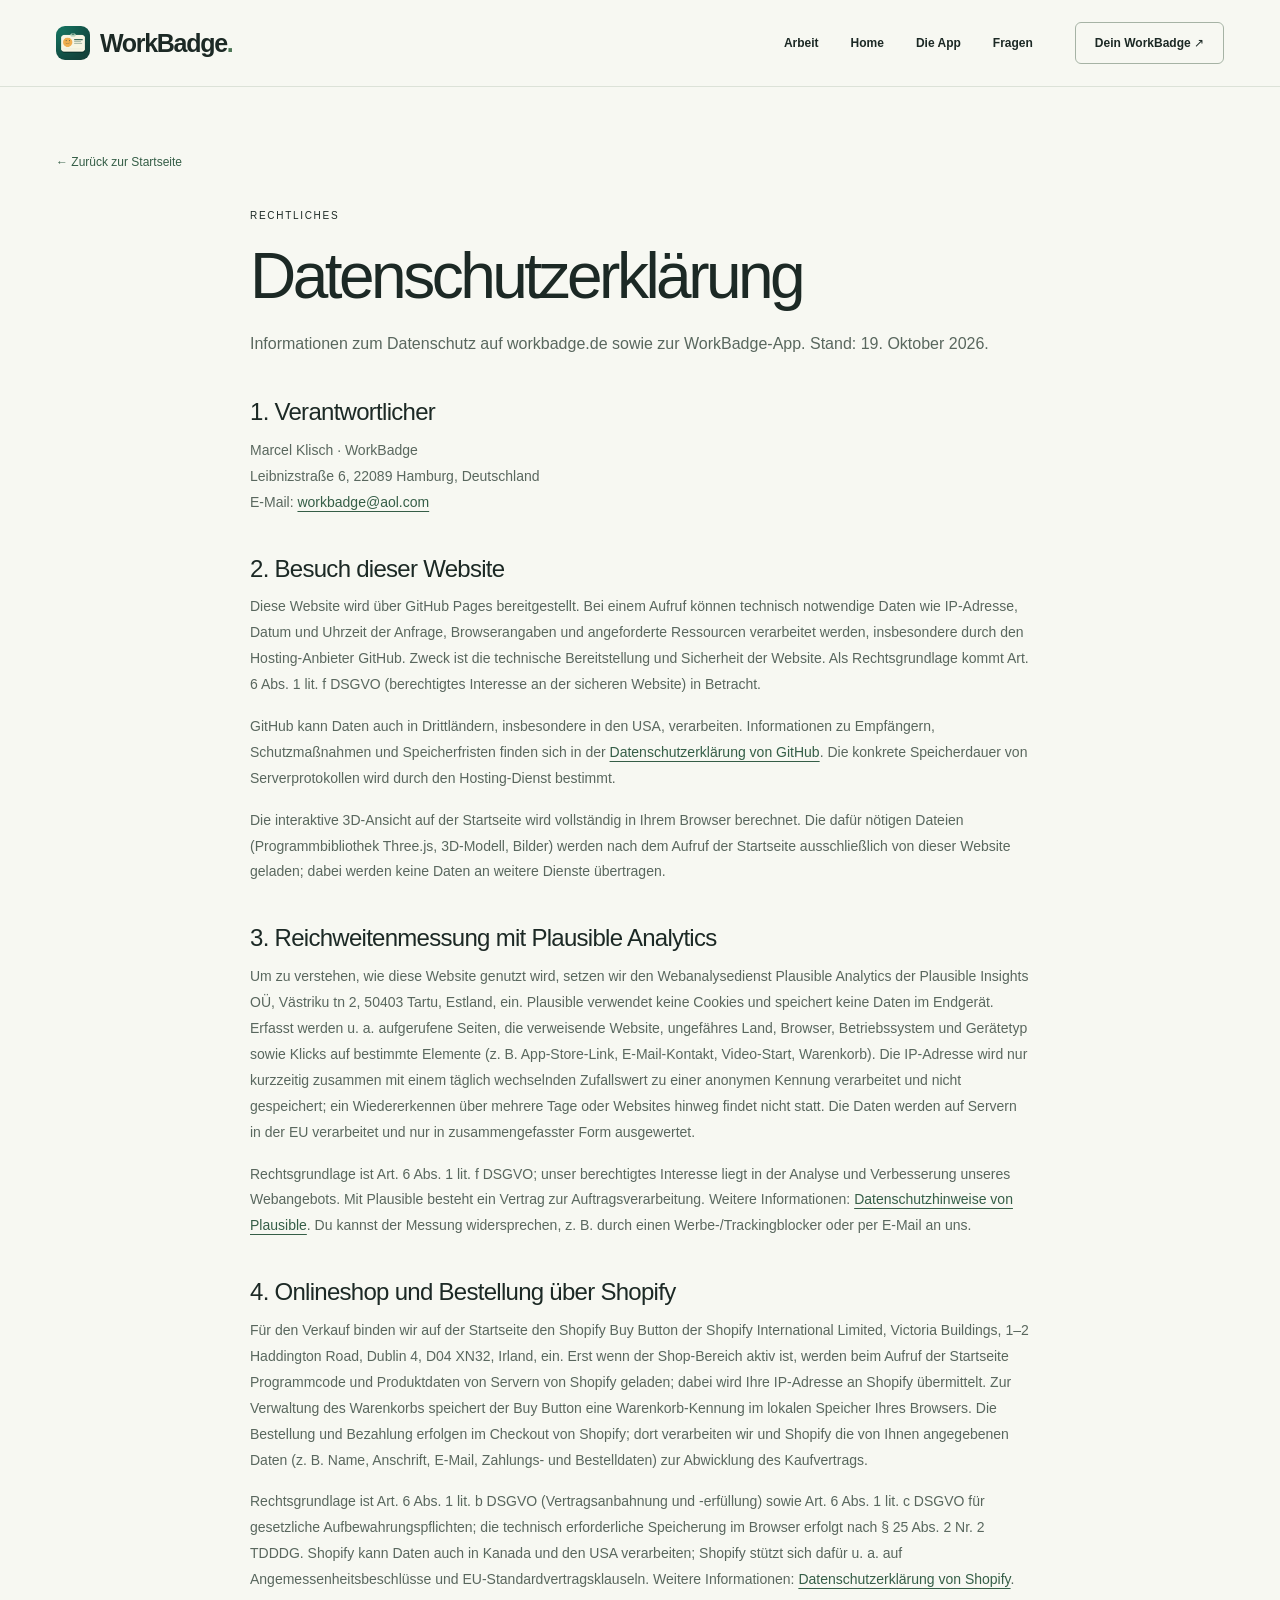
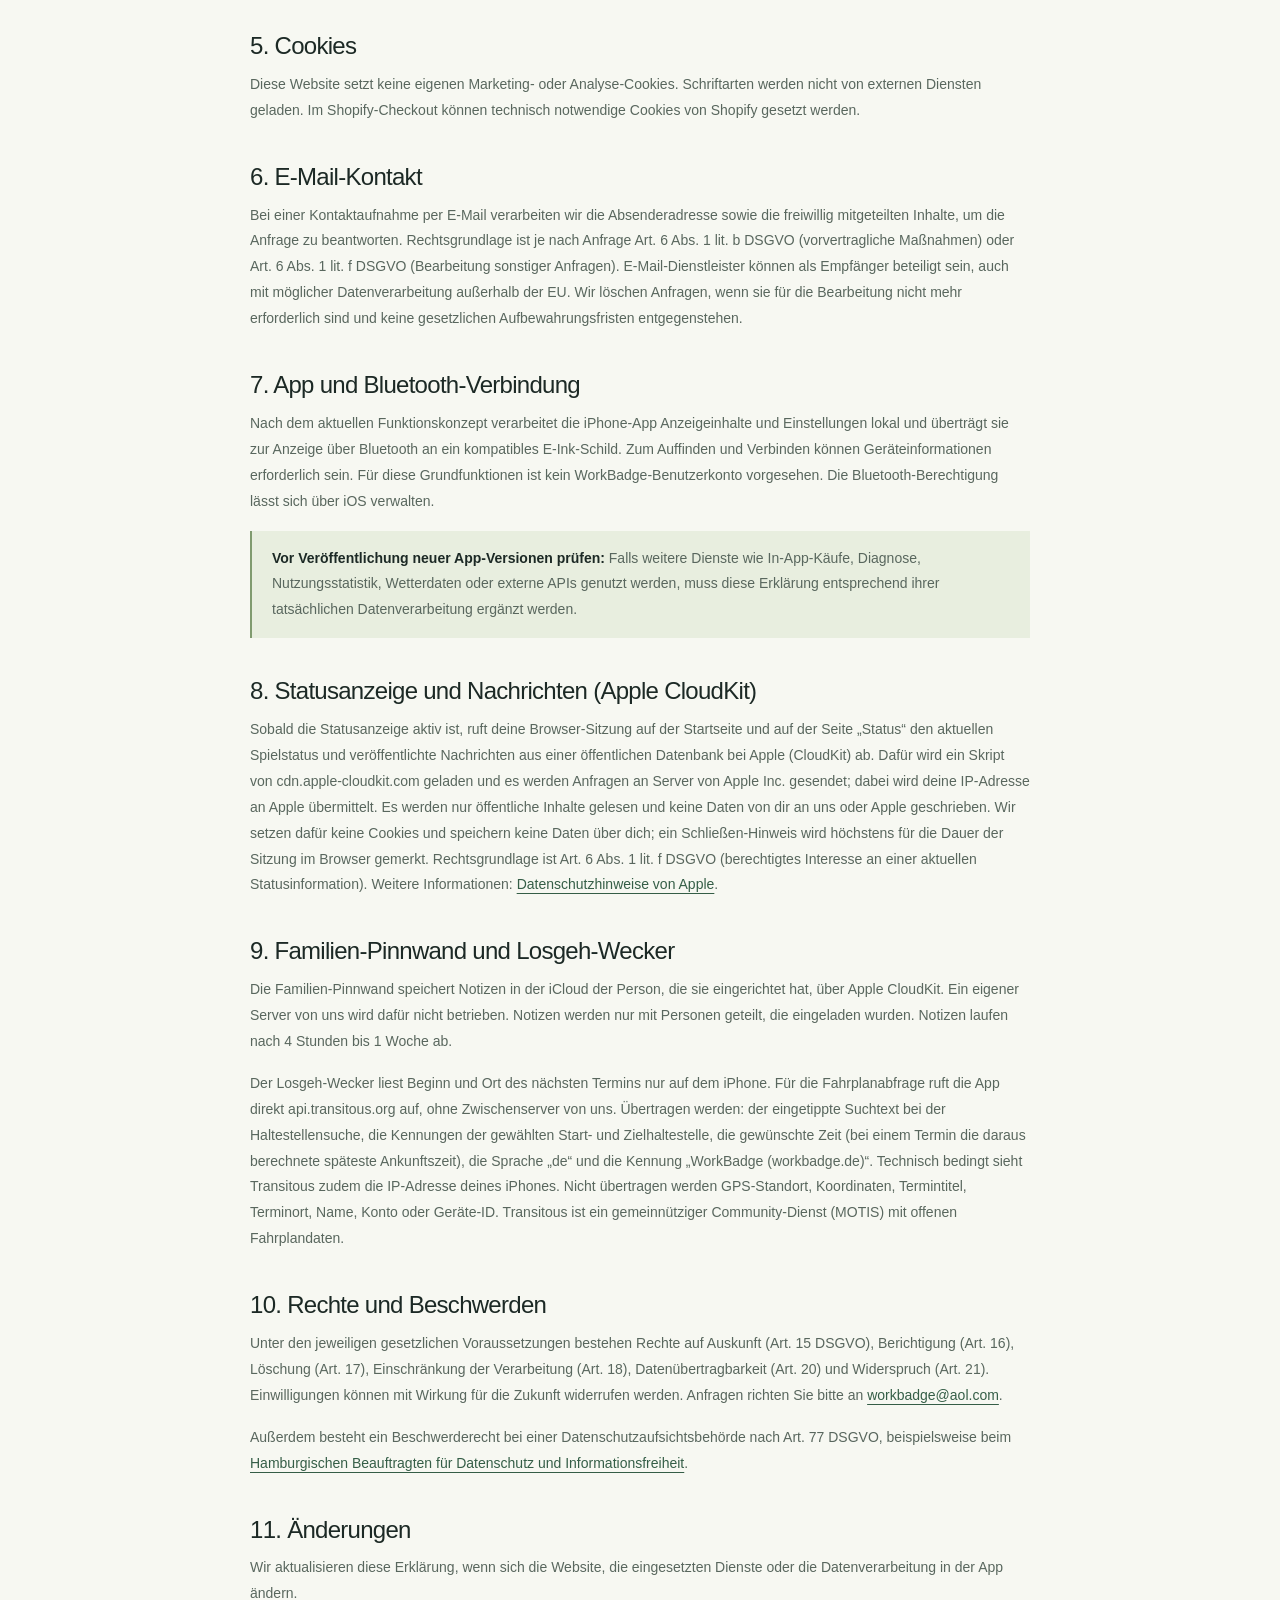
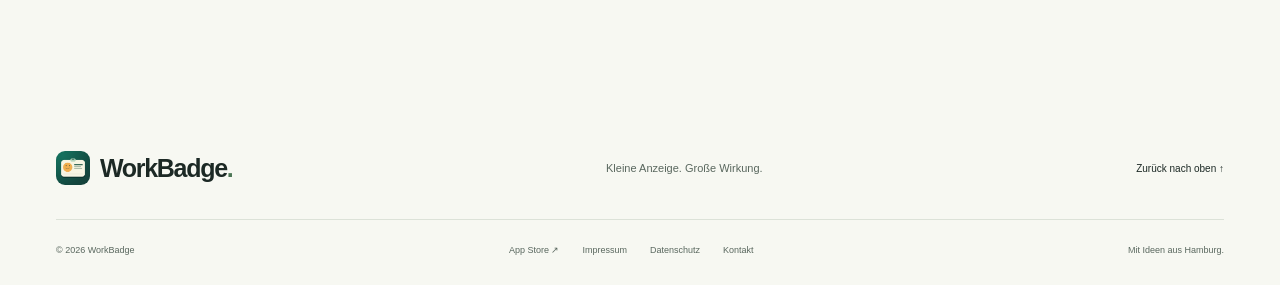
<file: datenschutz/index.html>
<!doctype html>
<html lang="de">
<head>
  <meta charset="utf-8">
  <meta name="viewport" content="width=device-width, initial-scale=1">
  <meta name="theme-color" content="#f7f8f2">
  <meta name="color-scheme" content="light">
  <link rel="icon" href="/assets/app-icon.png" type="image/png">
  <link rel="apple-touch-icon" href="/assets/app-icon.png">
  <link rel="stylesheet" href="/assets/site.css?v=20261029-premium1">
  <script src="/assets/site.js?v=20261029-premium1" defer></script>
  <script defer data-domain="workbadge.de" src="https://plausible.io/js/script.outbound-links.js"></script>
  <script>window.plausible=window.plausible||function(){(window.plausible.q=window.plausible.q||[]).push(arguments)}</script>
  <title>Datenschutzerklärung | WorkBadge</title>
  <meta name="description" content="Datenschutzhinweise zum Webauftritt und zur WorkBadge-App.">
  <link rel="canonical" href="https://workbadge.de/datenschutz/">
<noscript><style>.menu-toggle{display:none}.head-nav{display:flex!important;position:static;flex-wrap:wrap}.header-row{height:auto;min-height:74px;flex-wrap:wrap;padding-block:15px}</style></noscript>
</head>
<body>
<a class="skip" href="#main">Zum Inhalt springen</a>
<header class="site-header"><div class="shell header-row"><a class="brand" href="/" aria-label="WorkBadge – Startseite"><img src="/assets/app-icon.png" width="34" height="34" alt=""><span>WorkBadge<span class="brand-dot">.</span></span></a><button class="menu-toggle" type="button" aria-controls="main-nav" aria-expanded="false" aria-label="Menü öffnen"><span></span><span></span></button><nav class="head-nav" id="main-nav" aria-label="Hauptnavigation"><a href="/#arbeit">Arbeit</a><a href="/home/">Home</a><a href="/#app">Die App</a><a href="/#fragen">Fragen</a><a class="nav-cta" href="/#kaufen">Dein WorkBadge ↗</a></nav></div></header>

<main id="main" class="legal shell"><a href="/" class="back">← Zurück zur Startseite</a><div class="legal-content">
<span class="mini-label">RECHTLICHES</span><h1>Datenschutzerklärung</h1><p class="intro">Informationen zum Datenschutz auf workbadge.de sowie zur WorkBadge-App. Stand: 19. Oktober 2026.</p>
<h2>1. Verantwortlicher</h2><p>Marcel Klisch · WorkBadge<br>Leibnizstraße 6, 22089 Hamburg, Deutschland<br>E-Mail: <a href="mailto:workbadge@aol.com">workbadge@aol.com</a></p>
<h2>2. Besuch dieser Website</h2><p>Diese Website wird über GitHub Pages bereitgestellt. Bei einem Aufruf können technisch notwendige Daten wie IP-Adresse, Datum und Uhrzeit der Anfrage, Browserangaben und angeforderte Ressourcen verarbeitet werden, insbesondere durch den Hosting-Anbieter GitHub. Zweck ist die technische Bereitstellung und Sicherheit der Website. Als Rechtsgrundlage kommt Art. 6 Abs. 1 lit. f DSGVO (berechtigtes Interesse an der sicheren Website) in Betracht.</p>
<p>GitHub kann Daten auch in Drittländern, insbesondere in den USA, verarbeiten. Informationen zu Empfängern, Schutzmaßnahmen und Speicherfristen finden sich in der <a href="https://docs.github.com/de/site-policy/privacy-policies/github-general-privacy-statement" rel="noopener noreferrer" target="_blank">Datenschutzerklärung von GitHub</a>. Die konkrete Speicherdauer von Serverprotokollen wird durch den Hosting-Dienst bestimmt.</p>
<p>Die interaktive 3D-Ansicht auf der Startseite wird vollständig in Ihrem Browser berechnet. Die dafür nötigen Dateien (Programmbibliothek Three.js, 3D-Modell, Bilder) werden nach dem Aufruf der Startseite ausschließlich von dieser Website geladen; dabei werden keine Daten an weitere Dienste übertragen.</p>
<h2>3. Reichweitenmessung mit Plausible Analytics</h2><p>Um zu verstehen, wie diese Website genutzt wird, setzen wir den Webanalysedienst Plausible Analytics der Plausible Insights OÜ, Västriku tn 2, 50403 Tartu, Estland, ein. Plausible verwendet keine Cookies und speichert keine Daten im Endgerät. Erfasst werden u. a. aufgerufene Seiten, die verweisende Website, ungefähres Land, Browser, Betriebssystem und Gerätetyp sowie Klicks auf bestimmte Elemente (z. B. App-Store-Link, E-Mail-Kontakt, Video-Start, Warenkorb). Die IP-Adresse wird nur kurzzeitig zusammen mit einem täglich wechselnden Zufallswert zu einer anonymen Kennung verarbeitet und nicht gespeichert; ein Wiedererkennen über mehrere Tage oder Websites hinweg findet nicht statt. Die Daten werden auf Servern in der EU verarbeitet und nur in zusammengefasster Form ausgewertet.</p><p>Rechtsgrundlage ist Art. 6 Abs. 1 lit. f DSGVO; unser berechtigtes Interesse liegt in der Analyse und Verbesserung unseres Webangebots. Mit Plausible besteht ein Vertrag zur Auftragsverarbeitung. Weitere Informationen: <a href="https://plausible.io/data-policy" target="_blank" rel="noopener noreferrer">Datenschutzhinweise von Plausible</a>. Du kannst der Messung widersprechen, z. B. durch einen Werbe-/Trackingblocker oder per E-Mail an uns.</p>
<h2>4. Onlineshop und Bestellung über Shopify</h2><p>Für den Verkauf binden wir auf der Startseite den Shopify Buy Button der Shopify International Limited, Victoria Buildings, 1–2 Haddington Road, Dublin 4, D04 XN32, Irland, ein. Erst wenn der Shop-Bereich aktiv ist, werden beim Aufruf der Startseite Programmcode und Produktdaten von Servern von Shopify geladen; dabei wird Ihre IP-Adresse an Shopify übermittelt. Zur Verwaltung des Warenkorbs speichert der Buy Button eine Warenkorb-Kennung im lokalen Speicher Ihres Browsers. Die Bestellung und Bezahlung erfolgen im Checkout von Shopify; dort verarbeiten wir und Shopify die von Ihnen angegebenen Daten (z. B. Name, Anschrift, E-Mail, Zahlungs- und Bestelldaten) zur Abwicklung des Kaufvertrags.</p><p>Rechtsgrundlage ist Art. 6 Abs. 1 lit. b DSGVO (Vertragsanbahnung und -erfüllung) sowie Art. 6 Abs. 1 lit. c DSGVO für gesetzliche Aufbewahrungspflichten; die technisch erforderliche Speicherung im Browser erfolgt nach § 25 Abs. 2 Nr. 2 TDDDG. Shopify kann Daten auch in Kanada und den USA verarbeiten; Shopify stützt sich dafür u. a. auf Angemessenheitsbeschlüsse und EU-Standardvertragsklauseln. Weitere Informationen: <a href="https://www.shopify.com/de/legal/datenschutz" target="_blank" rel="noopener noreferrer">Datenschutzerklärung von Shopify</a>.</p>
<h2>5. Cookies</h2><p>Diese Website setzt keine eigenen Marketing- oder Analyse-Cookies. Schriftarten werden nicht von externen Diensten geladen. Im Shopify-Checkout können technisch notwendige Cookies von Shopify gesetzt werden.</p>
<h2>6. E-Mail-Kontakt</h2><p>Bei einer Kontaktaufnahme per E-Mail verarbeiten wir die Absenderadresse sowie die freiwillig mitgeteilten Inhalte, um die Anfrage zu beantworten. Rechtsgrundlage ist je nach Anfrage Art. 6 Abs. 1 lit. b DSGVO (vorvertragliche Maßnahmen) oder Art. 6 Abs. 1 lit. f DSGVO (Bearbeitung sonstiger Anfragen). E-Mail-Dienstleister können als Empfänger beteiligt sein, auch mit möglicher Datenverarbeitung außerhalb der EU. Wir löschen Anfragen, wenn sie für die Bearbeitung nicht mehr erforderlich sind und keine gesetzlichen Aufbewahrungsfristen entgegenstehen.</p>
<h2>7. App und Bluetooth-Verbindung</h2><p>Nach dem aktuellen Funktionskonzept verarbeitet die iPhone-App Anzeigeinhalte und Einstellungen lokal und überträgt sie zur Anzeige über Bluetooth an ein kompatibles E-Ink-Schild. Zum Auffinden und Verbinden können Geräteinformationen erforderlich sein. Für diese Grundfunktionen ist kein WorkBadge-Benutzerkonto vorgesehen. Die Bluetooth-Berechtigung lässt sich über iOS verwalten.</p>
<p class="privacy-caution"><strong>Vor Veröffentlichung neuer App-Versionen prüfen:</strong> Falls weitere Dienste wie In-App-Käufe, Diagnose, Nutzungsstatistik, Wetterdaten oder externe APIs genutzt werden, muss diese Erklärung entsprechend ihrer tatsächlichen Datenverarbeitung ergänzt werden.</p>
<h2>8. Statusanzeige und Nachrichten (Apple CloudKit)</h2><p>Sobald die Statusanzeige aktiv ist, ruft deine Browser-Sitzung auf der Startseite und auf der Seite „Status“ den aktuellen Spielstatus und veröffentlichte Nachrichten aus einer öffentlichen Datenbank bei Apple (CloudKit) ab. Dafür wird ein Skript von cdn.apple-cloudkit.com geladen und es werden Anfragen an Server von Apple Inc. gesendet; dabei wird deine IP-Adresse an Apple übermittelt. Es werden nur öffentliche Inhalte gelesen und keine Daten von dir an uns oder Apple geschrieben. Wir setzen dafür keine Cookies und speichern keine Daten über dich; ein Schließen-Hinweis wird höchstens für die Dauer der Sitzung im Browser gemerkt. Rechtsgrundlage ist Art. 6 Abs. 1 lit. f DSGVO (berechtigtes Interesse an einer aktuellen Statusinformation). Weitere Informationen: <a href="https://www.apple.com/de/legal/privacy/de-ww/" target="_blank" rel="noopener noreferrer">Datenschutzhinweise von Apple</a>.</p>
<h2>9. Familien-Pinnwand und Losgeh-Wecker</h2><p>Die Familien-Pinnwand speichert Notizen in der iCloud der Person, die sie eingerichtet hat, über Apple CloudKit. Ein eigener Server von uns wird dafür nicht betrieben. Notizen werden nur mit Personen geteilt, die eingeladen wurden. Notizen laufen nach 4 Stunden bis 1 Woche ab.</p><p>Der Losgeh-Wecker liest Beginn und Ort des nächsten Termins nur auf dem iPhone. Für die Fahrplanabfrage ruft die App direkt api.transitous.org auf, ohne Zwischenserver von uns. Übertragen werden: der eingetippte Suchtext bei der Haltestellensuche, die Kennungen der gewählten Start- und Zielhaltestelle, die gewünschte Zeit (bei einem Termin die daraus berechnete späteste Ankunftszeit), die Sprache „de“ und die Kennung „WorkBadge (workbadge.de)“. Technisch bedingt sieht Transitous zudem die IP-Adresse deines iPhones. Nicht übertragen werden GPS-Standort, Koordinaten, Termintitel, Terminort, Name, Konto oder Geräte-ID. Transitous ist ein gemeinnütziger Community-Dienst (MOTIS) mit offenen Fahrplandaten.</p>
<h2>10. Rechte und Beschwerden</h2><p>Unter den jeweiligen gesetzlichen Voraussetzungen bestehen Rechte auf Auskunft (Art. 15 DSGVO), Berichtigung (Art. 16), Löschung (Art. 17), Einschränkung der Verarbeitung (Art. 18), Datenübertragbarkeit (Art. 20) und Widerspruch (Art. 21). Einwilligungen können mit Wirkung für die Zukunft widerrufen werden. Anfragen richten Sie bitte an <a href="mailto:workbadge@aol.com">workbadge@aol.com</a>.</p>
<p>Außerdem besteht ein Beschwerderecht bei einer Datenschutzaufsichtsbehörde nach Art. 77 DSGVO, beispielsweise beim <a href="https://datenschutz-hamburg.de/" target="_blank" rel="noopener noreferrer">Hamburgischen Beauftragten für Datenschutz und Informationsfreiheit</a>.</p>
<h2>11. Änderungen</h2><p>Wir aktualisieren diese Erklärung, wenn sich die Website, die eingesetzten Dienste oder die Datenverarbeitung in der App ändern.</p>
</div></main>
<footer class="site-footer"><div class="shell"><div class="footer-top"><a class="brand" href="/" aria-label="WorkBadge – Startseite"><img src="/assets/app-icon.png" width="34" height="34" alt=""><span>WorkBadge<span class="brand-dot">.</span></span></a><span>Kleine Anzeige. Große Wirkung.</span><a class="back-to-top" href="/#main">Zurück nach oben ↑</a></div><div class="footer-bottom"><span>© <span id="year">2026</span> WorkBadge</span><nav aria-label="Rechtliches"><a href="https://apps.apple.com/de/app/workbadge/id6820999724" target="_blank" rel="noopener noreferrer" data-track="App Store">App Store ↗</a><a href="/impressum/">Impressum</a><a href="/datenschutz/">Datenschutz</a><a href="mailto:workbadge@aol.com">Kontakt</a></nav><span>Mit Ideen aus Hamburg.</span></div></div></footer>
</body></html>
</file>
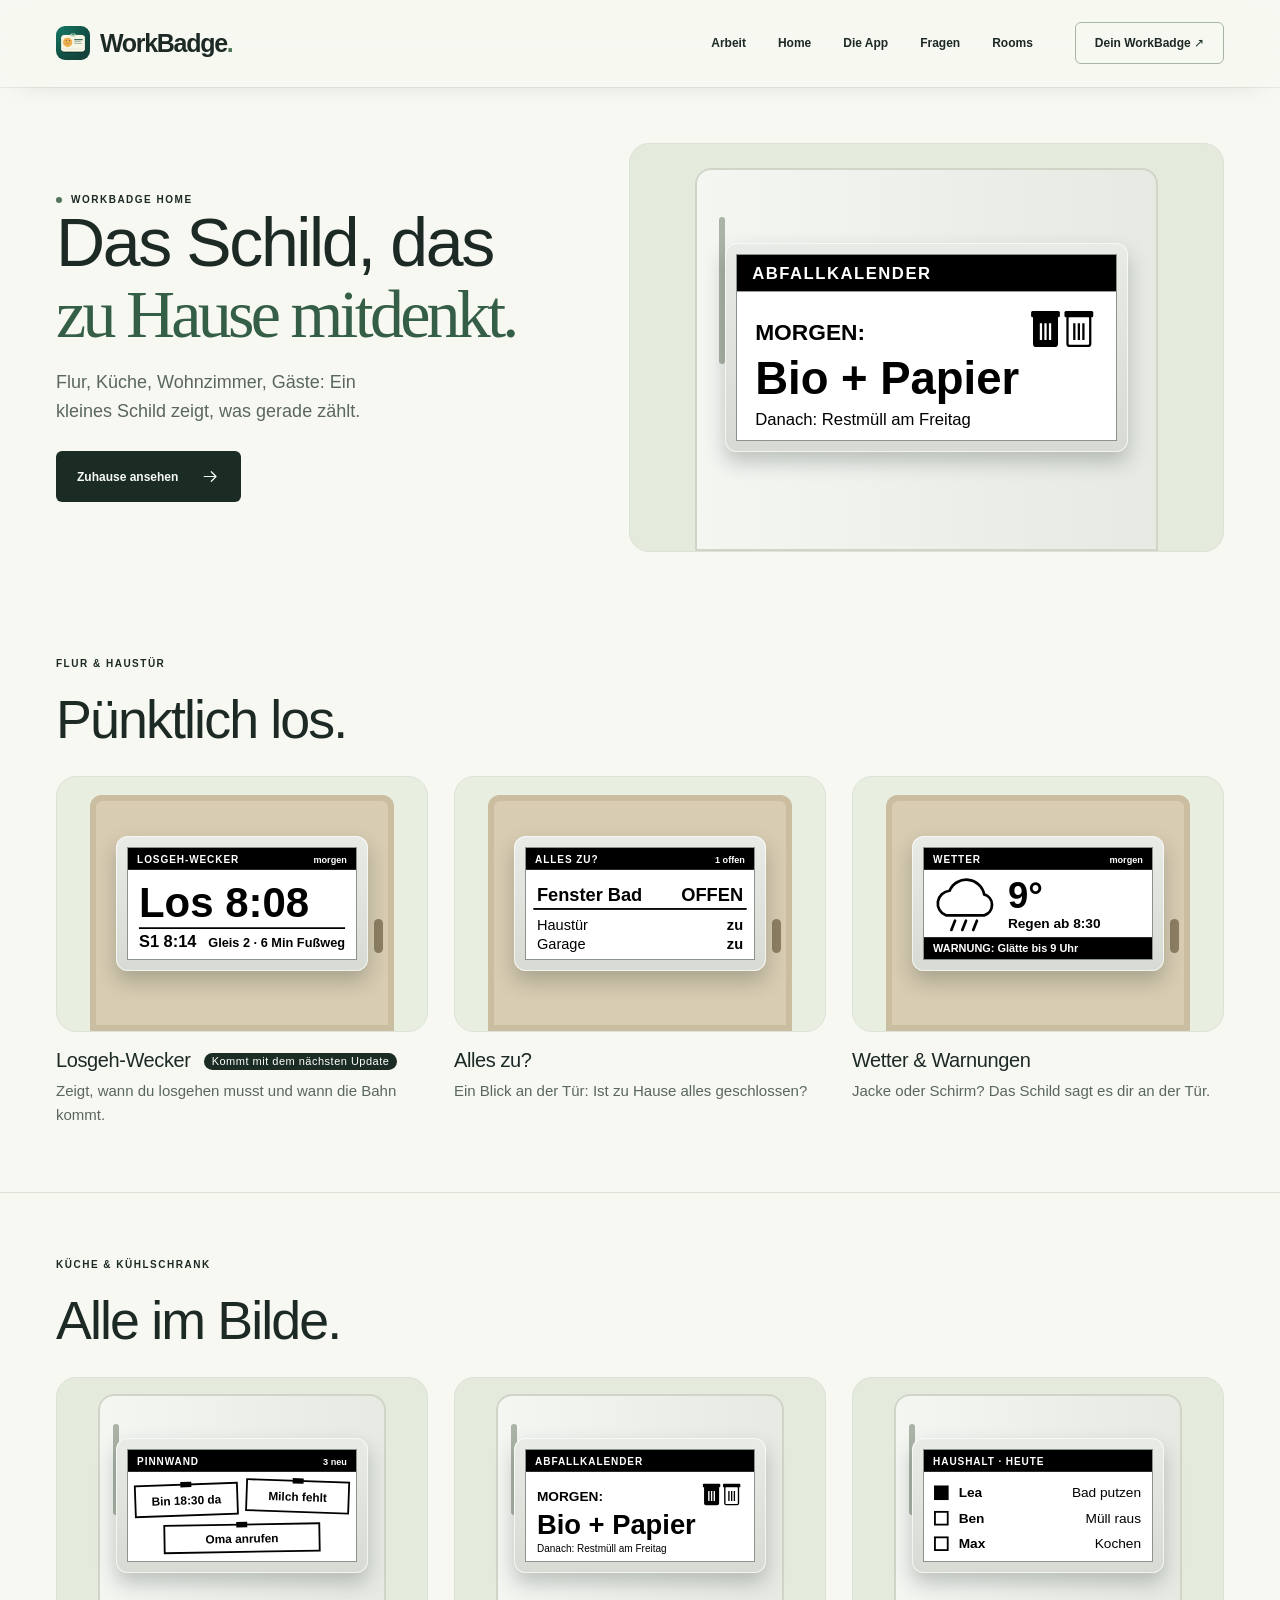
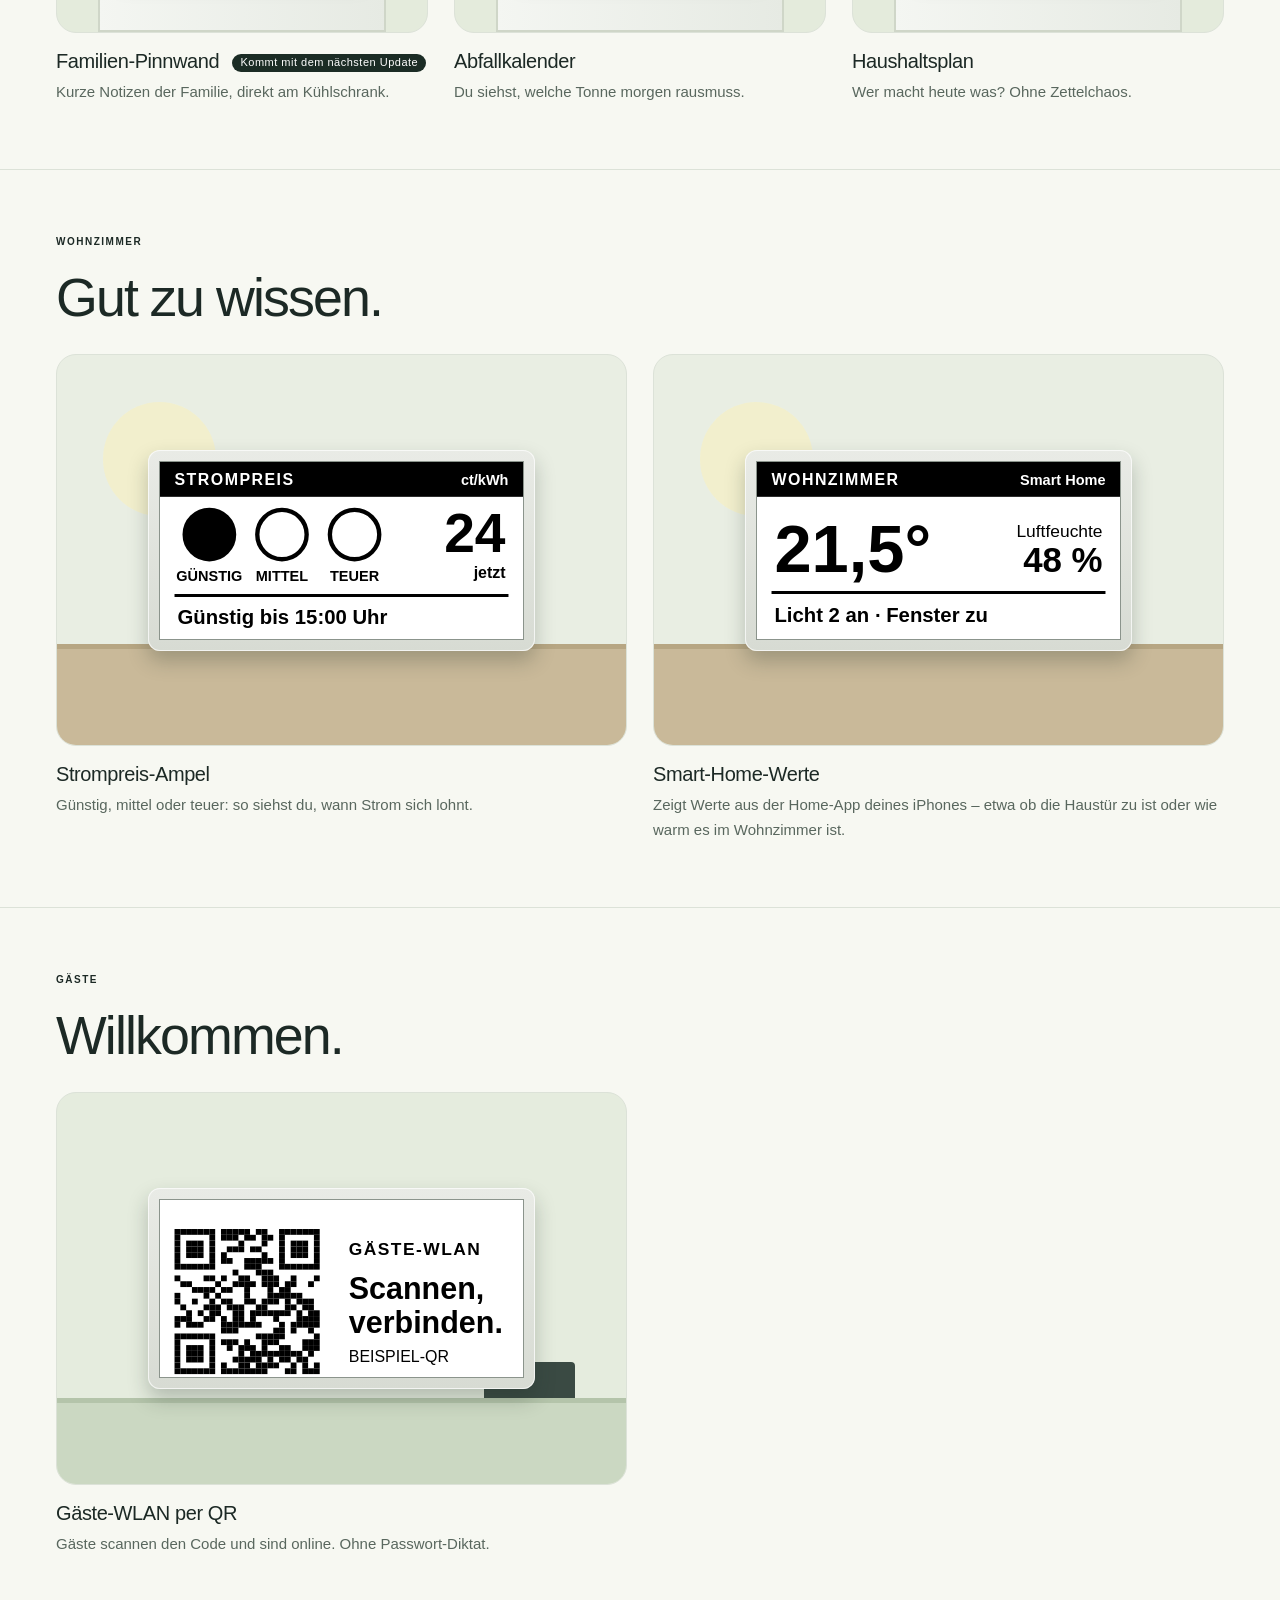
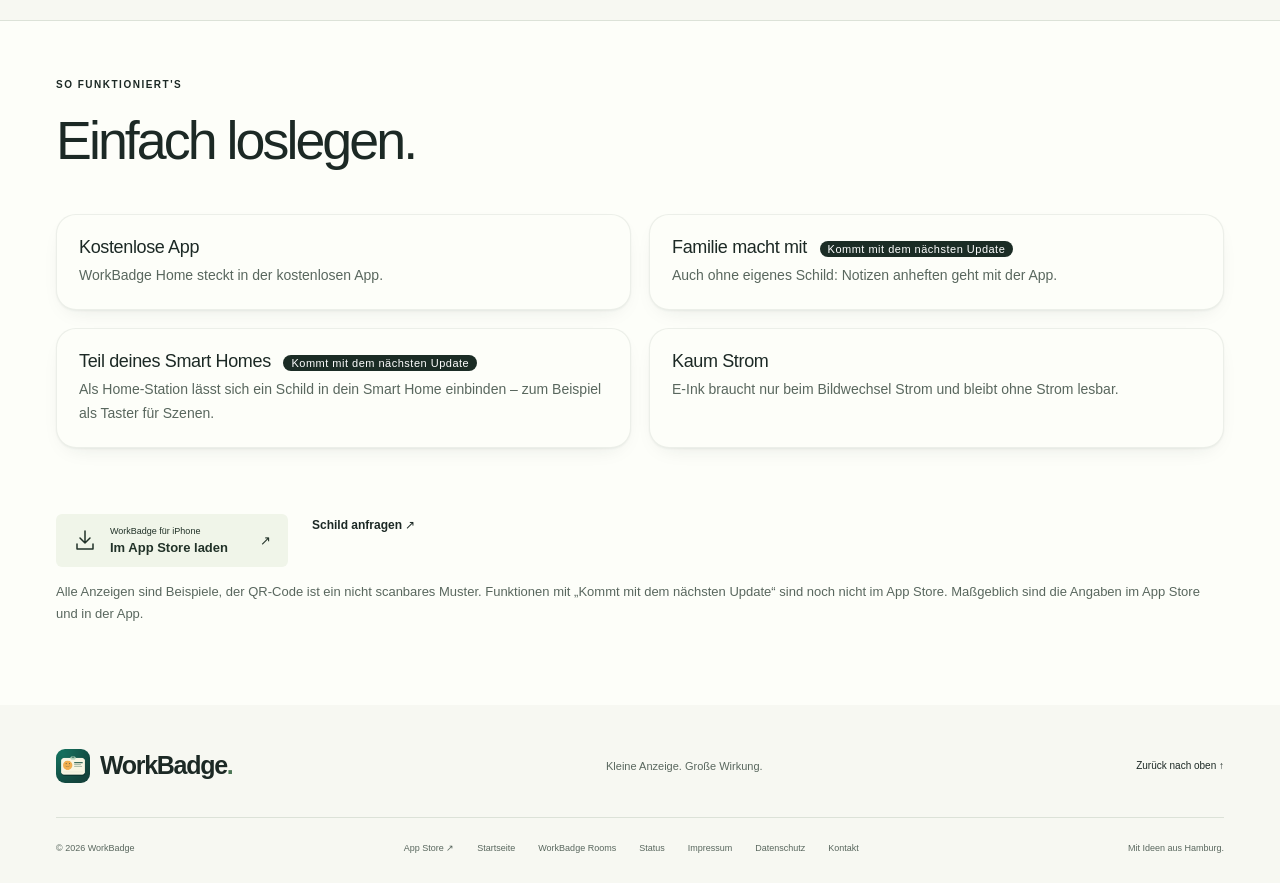
<file: home/index.html>
<!doctype html>
<html lang="de">
<head>
<meta charset="utf-8"><meta name="viewport" content="width=device-width, initial-scale=1"><meta name="theme-color" content="#f7f8f2"><meta name="color-scheme" content="light">
<title>WorkBadge Home – das E-Ink-Schild für zu Hause</title>
<meta name="description" content="WorkBadge Home: Losgeh-Wecker, Familien-Pinnwand, Abfallkalender, Strompreis-Ampel und mehr – das E-Ink-Schild für Flur, Küche, Wohnzimmer und Gäste.">
<link rel="canonical" href="https://workbadge.de/home/"><link rel="icon" href="/assets/app-icon.png" type="image/png"><link rel="apple-touch-icon" href="/assets/app-icon.png">
<meta property="og:type" content="website"><meta property="og:locale" content="de_DE"><meta property="og:site_name" content="WorkBadge"><meta property="og:title" content="WorkBadge Home – das Schild, das zu Hause mitdenkt"><meta property="og:description" content="Flur, Küche, Wohnzimmer, Gäste: Ein kleines E-Ink-Schild zeigt, was gerade zählt."><meta property="og:url" content="https://workbadge.de/home/"><meta property="og:image" content="https://workbadge.de/assets/social-preview.jpg"><meta property="og:image:alt" content="WorkBadge – das digitale E-Ink-Schild für deinen Alltag"><meta name="twitter:card" content="summary_large_image"><meta name="twitter:title" content="WorkBadge Home – das Schild, das zu Hause mitdenkt"><meta name="twitter:image" content="https://workbadge.de/assets/social-preview.jpg">
<link rel="stylesheet" href="/assets/site.css?v=20261029-premium1"><link rel="stylesheet" href="/assets/usp.css?v=20261030-usp2"><link rel="stylesheet" href="/assets/home.css?v=20261105-home2"><link rel="stylesheet" href="/assets/experience.css?v=20261107-apple1">
<script defer src="/assets/site.js?v=20261029-premium1"></script><script defer src="/assets/experience.js?v=20261107-apple1"></script>
<script defer data-domain="workbadge.de" src="https://plausible.io/js/script.outbound-links.js"></script><script>window.plausible=window.plausible||function(){(window.plausible.q=window.plausible.q||[]).push(arguments)}</script>
<noscript><style>.menu-toggle{display:none!important}.head-nav{display:flex!important;position:static!important;flex-wrap:wrap;box-shadow:none!important}.header-row{height:auto!important;min-height:80px;flex-wrap:wrap;padding-block:15px}</style></noscript>
</head><body>
<a class="skip" href="#main">Zum Inhalt springen</a>
<svg class="icon-library" xmlns="http://www.w3.org/2000/svg" aria-hidden="true"><symbol id="i-arrow" viewBox="0 0 24 24"><path d="M4 12h15m-6-6 6 6-6 6"/></symbol><symbol id="i-download" viewBox="0 0 24 24"><path d="M12 3v12m-5-5 5 5 5-5M4 16v5h16v-5"/></symbol></svg>
<header class="site-header"><div class="shell header-row"><a class="brand" href="/" aria-label="WorkBadge – Startseite"><img src="/assets/app-icon.png" width="34" height="34" alt=""><span>WorkBadge<span class="brand-dot">.</span></span></a><button class="menu-toggle" type="button" aria-controls="main-nav" aria-expanded="false" aria-label="Menü öffnen"><span></span><span></span></button><nav class="head-nav" id="main-nav" aria-label="Hauptnavigation"><a href="/#arbeit">Arbeit</a><a class="nav-home" href="/home/" aria-current="page">Home</a><a href="/#app">Die App</a><a href="/#fragen">Fragen</a><a href="/rooms/">Rooms</a><a class="nav-cta" href="/#kaufen">Dein WorkBadge ↗</a></nav></div></header>
<main id="main">
<section class="home-hero" aria-labelledby="home-h1"><div class="shell home-hero-grid"><div><p class="eyebrow"><span class="status-dot" aria-hidden="true"></span>WORKBADGE HOME</p><h1 id="home-h1">Das Schild, das <em>zu Hause mitdenkt.</em></h1><p class="lead">Flur, Küche, Wohnzimmer, Gäste: Ein kleines Schild zeigt, was gerade zählt.</p><a class="btn btn-dark" href="#flur-start">Zuhause ansehen <svg class="icon" aria-hidden="true"><use href="#i-arrow"/></svg></a></div><figure class="home-scene home-scene--kitchen"><div class="home-badge"><img src="/assets/home/waste.svg" width="250" height="122" decoding="async" fetchpriority="high" alt="Beispielanzeige Abfallkalender: Morgen Bio und Papier"></div></figure></div></section>
<section class="home-place" id="flur-start"><div class="shell"><div class="section-heading"><div><p class="eyebrow">FLUR &amp; HAUSTÜR</p><h2>Pünktlich los.</h2></div></div><div class="home-grid home-grid--3"><article class="home-card" data-reveal><figure class="home-scene home-scene--door"><div class="home-badge"><img src="/assets/home/leave.svg" width="250" height="122" loading="lazy" decoding="async" alt="Beispielanzeige Losgeh-Wecker: Los 8:08, S1 8:14, Gleis 2, 6 Minuten Fußweg"></div></figure><h3>Losgeh-Wecker <span class="usp-new">Kommt mit dem nächsten Update</span></h3><p>Zeigt, wann du losgehen musst und wann die Bahn kommt.</p></article><article class="home-card" data-reveal><figure class="home-scene home-scene--door"><div class="home-badge"><img src="/assets/home/closed.svg" width="250" height="122" loading="lazy" decoding="async" alt="Beispielanzeige Alles zu?: Fenster Bad offen, Haustür zu, Garage zu"></div></figure><h3>Alles zu?</h3><p>Ein Blick an der Tür: Ist zu Hause alles geschlossen?</p></article><article class="home-card" data-reveal><figure class="home-scene home-scene--door"><div class="home-badge"><img src="/assets/home/weather.svg" width="250" height="122" loading="lazy" decoding="async" alt="Beispielanzeige Wetter: 9 Grad, Regen ab 8:30, Warnung Glätte"></div></figure><h3>Wetter &amp; Warnungen</h3><p>Jacke oder Schirm? Das Schild sagt es dir an der Tür.</p></article></div></div></section>
<section class="home-place"><div class="shell"><div class="section-heading"><div><p class="eyebrow">KÜCHE &amp; KÜHLSCHRANK</p><h2>Alle im Bilde.</h2></div></div><div class="home-grid home-grid--3"><article class="home-card" data-reveal><figure class="home-scene home-scene--kitchen"><div class="home-badge"><img src="/assets/home/board.svg" width="250" height="122" loading="lazy" decoding="async" alt="Beispielanzeige Familien-Pinnwand: Bin 18:30 da, Milch fehlt, Oma anrufen"></div></figure><h3>Familien-Pinnwand <span class="usp-new">Kommt mit dem nächsten Update</span></h3><p>Kurze Notizen der Familie, direkt am Kühlschrank.</p></article><article class="home-card" data-reveal><figure class="home-scene home-scene--kitchen"><div class="home-badge"><img src="/assets/home/waste.svg" width="250" height="122" loading="lazy" decoding="async" alt="Beispielanzeige Abfallkalender: Morgen Bio und Papier"></div></figure><h3>Abfallkalender</h3><p>Du siehst, welche Tonne morgen rausmuss.</p></article><article class="home-card" data-reveal><figure class="home-scene home-scene--kitchen"><div class="home-badge"><img src="/assets/home/chores.svg" width="250" height="122" loading="lazy" decoding="async" alt="Beispielanzeige Haushaltsplan: Lea Bad putzen, Ben Müll raus, Max Kochen"></div></figure><h3>Haushaltsplan</h3><p>Wer macht heute was? Ohne Zettelchaos.</p></article></div></div></section>
<section class="home-place"><div class="shell"><div class="section-heading"><div><p class="eyebrow">WOHNZIMMER</p><h2>Gut zu wissen.</h2></div></div><div class="home-grid "><article class="home-card" data-reveal><figure class="home-scene home-scene--living"><div class="home-badge"><img src="/assets/home/power.svg" width="250" height="122" loading="lazy" decoding="async" alt="Beispielanzeige Strompreis-Ampel: jetzt günstig, 24 Cent, günstig bis 15 Uhr"></div></figure><h3>Strompreis-Ampel</h3><p>Günstig, mittel oder teuer: so siehst du, wann Strom sich lohnt.</p></article><article class="home-card" data-reveal><figure class="home-scene home-scene--living"><div class="home-badge"><img src="/assets/home/climate.svg" width="250" height="122" loading="lazy" decoding="async" alt="Beispielanzeige Smart Home: Wohnzimmer 21,5 Grad, Luftfeuchte 48 Prozent"></div></figure><h3>Smart-Home-Werte</h3><p>Zeigt Werte aus der Home-App deines iPhones – etwa ob die Haustür zu ist oder wie warm es im Wohnzimmer ist.</p></article></div></div></section>
<section class="home-place"><div class="shell"><div class="section-heading"><div><p class="eyebrow">GÄSTE</p><h2>Willkommen.</h2></div></div><div class="home-grid home-grid--1"><article class="home-card" data-reveal><figure class="home-scene home-scene--guest"><div class="home-badge"><img src="/assets/home/wifi.svg" width="250" height="122" loading="lazy" decoding="async" alt="Beispielanzeige Gäste-WLAN mit Muster-QR-Code, nicht scanbar"></div></figure><h3>Gäste-WLAN per QR</h3><p>Gäste scannen den Code und sind online. Ohne Passwort-Diktat.</p></article></div></div></section>
<section class="home-end" aria-labelledby="end-title"><div class="shell"><div class="section-heading"><div><p class="eyebrow">SO FUNKTIONIERT'S</p><h2 id="end-title">Einfach loslegen.</h2></div></div><ul class="home-points"><li><h3>Kostenlose App</h3><p>WorkBadge Home steckt in der kostenlosen App.</p></li><li><h3>Familie macht mit <span class="usp-new">Kommt mit dem nächsten Update</span></h3><p>Auch ohne eigenes Schild: Notizen anheften geht mit der App.</p></li><li><h3>Teil deines Smart Homes <span class="usp-new">Kommt mit dem nächsten Update</span></h3><p>Als Home-Station lässt sich ein Schild in dein Smart Home einbinden – zum Beispiel als Taster für Szenen.</p></li><li><h3>Kaum Strom</h3><p>E-Ink braucht nur beim Bildwechsel Strom und bleibt ohne Strom lesbar.</p></li></ul><div class="try-actions"><a class="store-button" data-track="App Store" href="https://apps.apple.com/de/app/workbadge/id6820999724" target="_blank" rel="noopener noreferrer"><svg class="icon" aria-hidden="true"><use href="#i-download"/></svg><span><small>WorkBadge für iPhone</small>Im App Store laden</span><span aria-hidden="true">↗</span></a><a class="text-link" href="/#kaufen">Schild anfragen ↗</a></div><p class="home-note">Alle Anzeigen sind Beispiele, der QR-Code ist ein nicht scanbares Muster. Funktionen mit „Kommt mit dem nächsten Update“ sind noch nicht im App Store. Maßgeblich sind die Angaben im App Store und in der App.</p></div></section>
</main>
<footer class="site-footer"><div class="shell"><div class="footer-top"><a class="brand" href="/" aria-label="WorkBadge – Startseite"><img src="/assets/app-icon.png" width="34" height="34" alt=""><span>WorkBadge<span class="brand-dot">.</span></span></a><span>Kleine Anzeige. Große Wirkung.</span><a class="back-to-top" href="#main">Zurück nach oben ↑</a></div><div class="footer-bottom"><span>© <span id="year">2026</span> WorkBadge</span><nav aria-label="Rechtliches"><a href="https://apps.apple.com/de/app/workbadge/id6820999724" target="_blank" rel="noopener noreferrer" data-track="App Store">App Store ↗</a><a href="/">Startseite</a><a href="/rooms/">WorkBadge Rooms</a><a href="/status/">Status</a><a href="/impressum/">Impressum</a><a href="/datenschutz/">Datenschutz</a><a href="mailto:workbadge@aol.com">Kontakt</a></nav><span>Mit Ideen aus Hamburg.</span></div></div></footer>
</body></html>
</file>
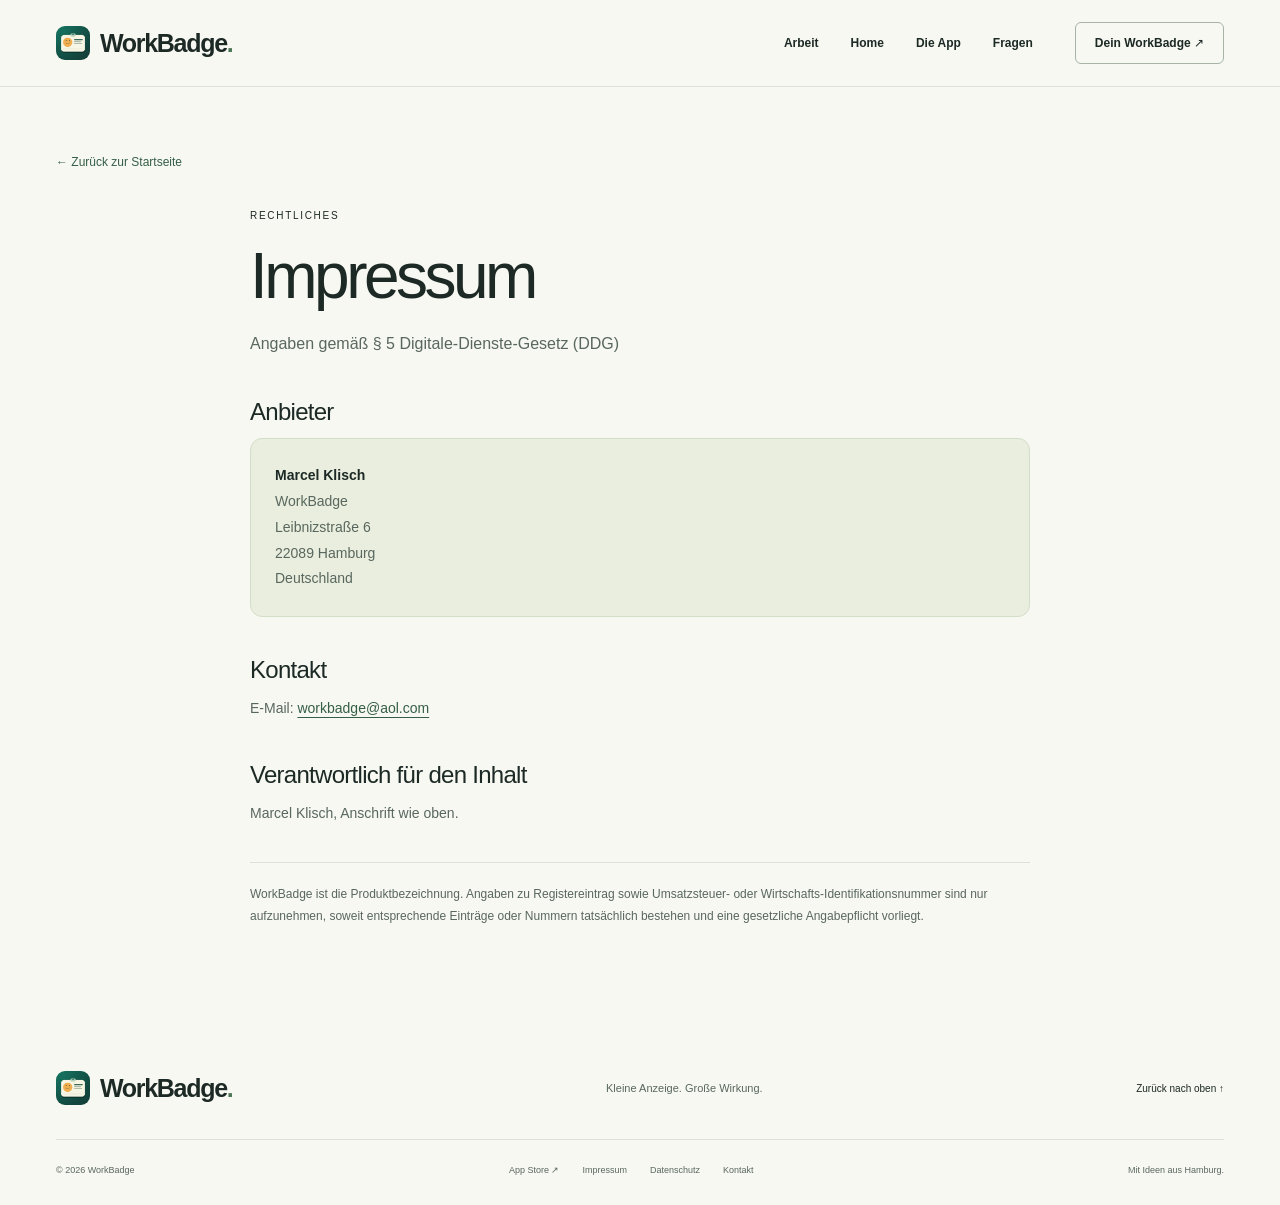
<file: impressum/index.html>
<!doctype html>
<html lang="de">
<head>
  <meta charset="utf-8">
  <meta name="viewport" content="width=device-width, initial-scale=1">
  <meta name="theme-color" content="#f7f8f2">
  <meta name="color-scheme" content="light">
  <link rel="icon" href="/assets/app-icon.png" type="image/png">
  <link rel="apple-touch-icon" href="/assets/app-icon.png">
  <link rel="stylesheet" href="/assets/site.css?v=20261029-premium1">
  <script src="/assets/site.js?v=20261029-premium1" defer></script>
  <script defer data-domain="workbadge.de" src="https://plausible.io/js/script.outbound-links.js"></script>
  <script>window.plausible=window.plausible||function(){(window.plausible.q=window.plausible.q||[]).push(arguments)}</script>
  <title>Impressum | WorkBadge</title>
  <meta name="description" content="Impressum und Anbieterkennzeichnung von WorkBadge (Marcel Klisch).">
  <link rel="canonical" href="https://workbadge.de/impressum/">
<noscript><style>.menu-toggle{display:none}.head-nav{display:flex!important;position:static;flex-wrap:wrap}.header-row{height:auto;min-height:74px;flex-wrap:wrap;padding-block:15px}</style></noscript>
</head>
<body>
<a class="skip" href="#main">Zum Inhalt springen</a>
<header class="site-header"><div class="shell header-row"><a class="brand" href="/" aria-label="WorkBadge – Startseite"><img src="/assets/app-icon.png" width="34" height="34" alt=""><span>WorkBadge<span class="brand-dot">.</span></span></a><button class="menu-toggle" type="button" aria-controls="main-nav" aria-expanded="false" aria-label="Menü öffnen"><span></span><span></span></button><nav class="head-nav" id="main-nav" aria-label="Hauptnavigation"><a href="/#arbeit">Arbeit</a><a href="/home/">Home</a><a href="/#app">Die App</a><a href="/#fragen">Fragen</a><a class="nav-cta" href="/#kaufen">Dein WorkBadge ↗</a></nav></div></header>

<main id="main" class="legal shell"><a href="/" class="back">← Zurück zur Startseite</a>
<div class="legal-content"><span class="mini-label">RECHTLICHES</span><h1>Impressum</h1><p class="intro">Angaben gemäß § 5 Digitale-Dienste-Gesetz (DDG)</p>
<h2>Anbieter</h2><address class="address"><strong>Marcel Klisch</strong><br>WorkBadge<br>Leibnizstraße 6<br>22089 Hamburg<br>Deutschland</address>
<h2>Kontakt</h2><p>E-Mail: <a href="mailto:workbadge@aol.com">workbadge@aol.com</a></p>
<h2>Verantwortlich für den Inhalt</h2><p>Marcel Klisch, Anschrift wie oben.</p>
<p class="detail">WorkBadge ist die Produktbezeichnung. Angaben zu Registereintrag sowie Umsatzsteuer- oder Wirtschafts-Identifikationsnummer sind nur aufzunehmen, soweit entsprechende Einträge oder Nummern tatsächlich bestehen und eine gesetzliche Angabepflicht vorliegt.</p>
</div></main>
<footer class="site-footer"><div class="shell"><div class="footer-top"><a class="brand" href="/" aria-label="WorkBadge – Startseite"><img src="/assets/app-icon.png" width="34" height="34" alt=""><span>WorkBadge<span class="brand-dot">.</span></span></a><span>Kleine Anzeige. Große Wirkung.</span><a class="back-to-top" href="/#main">Zurück nach oben ↑</a></div><div class="footer-bottom"><span>© <span id="year">2026</span> WorkBadge</span><nav aria-label="Rechtliches"><a href="https://apps.apple.com/de/app/workbadge/id6820999724" target="_blank" rel="noopener noreferrer" data-track="App Store">App Store ↗</a><a href="/impressum/">Impressum</a><a href="/datenschutz/">Datenschutz</a><a href="mailto:workbadge@aol.com">Kontakt</a></nav><span>Mit Ideen aus Hamburg.</span></div></div></footer>
</body></html>
</file>
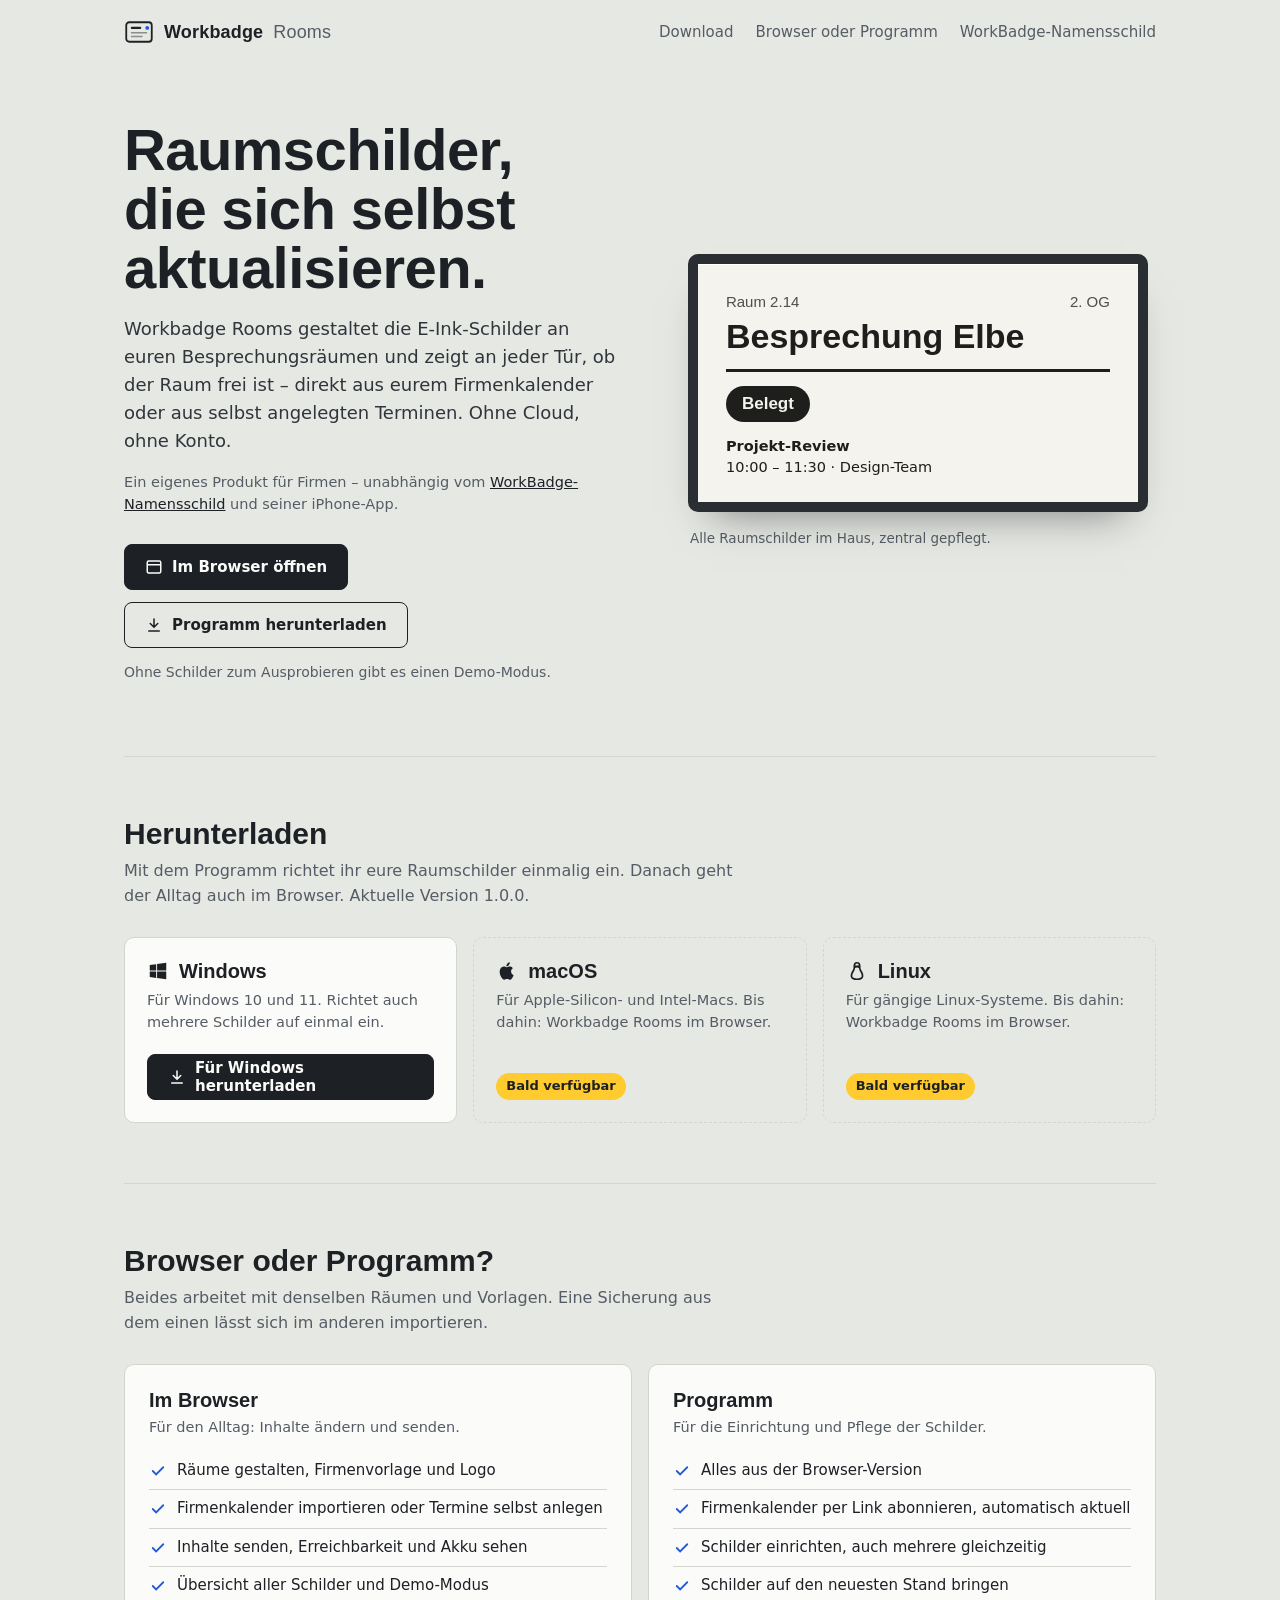
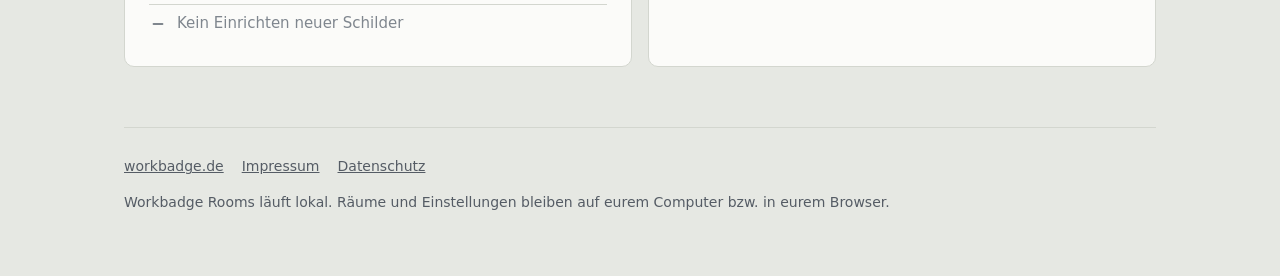
<file: rooms/index.html>
<!doctype html>
<html lang="de">
<head>
  <meta charset="utf-8"><meta name="viewport" content="width=device-width, initial-scale=1">
  <title>Workbadge Rooms</title>
  <meta name="description" content="E-Ink-Raumschilder gestalten und zentral aktualisieren. Im Browser oder als Programm für Windows.">
  <meta name="theme-color" content="#1d2025">
  <link rel="icon" href="mark.svg" type="image/svg+xml">
  <style>
    :root{
      --paper:#e6e8e3;--sheet:#fbfbf9;--sheet-2:#f2f3ef;--ink:#1d2025;--ink-2:#30353c;--graphite:#555c65;--quiet:#7f868e;
      --rule:#d3d6cf;--signal:#2459d6;--signal-soft:#e2e9fb;--marker:#ffcb2e;
      --display:"Bahnschrift","DIN Alternate","DIN 2014","Barlow Semi Condensed","Roboto Condensed","Arial Narrow",sans-serif;
      --text:"Segoe UI Variable Text","Segoe UI",system-ui,-apple-system,"Inter",Arial,sans-serif;
      color-scheme:light;
    }
    *{box-sizing:border-box}
    body{margin:0;background:var(--paper);color:var(--ink);font:16px/1.55 var(--text);-webkit-font-smoothing:antialiased}
    a{color:inherit}
    .wrap{max-width:1080px;margin:0 auto;padding:0 24px}
    header.top{display:flex;align-items:center;justify-content:space-between;height:64px}
    .brand{display:flex;align-items:center;gap:10px;text-decoration:none;font:600 18px var(--display);letter-spacing:.01em}
    .brand svg{width:30px;height:30px}
    .brand span{color:var(--graphite);font-weight:400}
    .top nav a{margin-left:22px;text-decoration:none;color:var(--graphite);font-size:15px}
    .top nav a:hover{color:var(--ink)}

    .hero{display:grid;grid-template-columns:1.05fr 1fr;gap:56px;align-items:center;padding:56px 0 72px}
    h1{margin:0 0 18px;font:600 clamp(36px,5.4vw,58px)/1.02 var(--display);letter-spacing:-.01em;max-width:13ch}
    .apart{margin:-14px 0 28px;color:var(--graphite);font-size:14.5px}.apart a{color:var(--ink)}
    .lead{margin:0 0 30px;color:var(--ink-2);font-size:18px;max-width:46ch}
    .actions{display:flex;flex-wrap:wrap;gap:12px}
    .button{display:inline-flex;align-items:center;gap:9px;min-height:46px;padding:0 20px;border-radius:8px;border:1px solid var(--ink);font:600 15px var(--text);text-decoration:none;cursor:pointer;background:transparent;color:var(--ink)}
    .button.primary{background:var(--ink);color:var(--sheet)}
    .button:hover{background:var(--ink-2);color:var(--sheet);border-color:var(--ink-2)}
    .button:focus-visible,a:focus-visible{outline:3px solid var(--signal);outline-offset:3px}
    .button svg{width:18px;height:18px;flex:none}
    .note{margin:14px 0 0;color:var(--graphite);font-size:14px}

    /* Das Türschild: das, worum es geht. */
    .door{position:relative;justify-self:center;width:min(100%,460px)}
    .sign{position:relative;background:#f4f3ee;border:10px solid #2a2e33;border-radius:10px;padding:26px 28px 24px;box-shadow:0 1px 0 #fff inset,0 24px 40px -24px rgba(29,32,37,.55);font-family:var(--display);color:#1e1f1d}
    .sign .row{display:flex;justify-content:space-between;align-items:baseline;gap:12px}
    .sign .no{font-size:15px;color:#4c4f4b}
    .sign .name{margin:6px 0 14px;font-size:34px;font-weight:600;line-height:1.05}
    .sign .rule{height:3px;background:#1e1f1d;margin:0 0 14px}
    .sign .busy{display:inline-block;padding:5px 16px;border-radius:999px;background:#1e1f1d;color:#f4f3ee;font-size:17px;font-weight:600}
    .sign .meta{margin:14px 0 0;font-family:var(--text);font-size:14.5px;line-height:1.45}
    .sign .meta b{font-weight:600}
    .waves{position:absolute;right:-34px;top:-52px;width:82px;height:82px;color:var(--signal)}
    .waves path{fill:none;stroke:currentColor;stroke-width:3;stroke-linecap:round}
    @media (prefers-reduced-motion:no-preference){
      .waves path{animation:wave 2.6s ease-out infinite;opacity:0}
      .waves path:nth-child(2){animation-delay:.35s}.waves path:nth-child(3){animation-delay:.7s}
      @keyframes wave{0%{opacity:0}25%{opacity:1}70%,100%{opacity:0}}
    }
    .caption{margin:16px 2px 0;color:var(--graphite);font-size:13.5px}

    section{padding:60px 0;border-top:1px solid var(--rule)}
    h2{margin:0 0 8px;font:600 30px/1.15 var(--display)}
    .sub{margin:0 0 28px;color:var(--graphite);max-width:60ch}

    .platforms{display:grid;grid-template-columns:repeat(3,1fr);gap:16px}
    .platform{display:flex;flex-direction:column;gap:6px;padding:22px;background:var(--sheet);border:1px solid var(--rule);border-radius:10px}
    .platform h3{display:flex;align-items:center;gap:10px;margin:0;font:600 20px var(--display)}
    .platform h3 svg{width:22px;height:22px}
    .platform p{margin:0 0 14px;color:var(--graphite);font-size:14.5px}
    .platform .button{margin-top:auto;align-self:flex-start}
    .platform.soon{background:transparent;border-style:dashed}
    .soon-tag{margin-top:auto;align-self:flex-start;padding:3px 10px;border-radius:999px;background:var(--marker);font-size:13px;font-weight:600}

    .compare{display:grid;grid-template-columns:1fr 1fr;gap:16px}
    .compare>div{padding:24px;background:var(--sheet);border:1px solid var(--rule);border-radius:10px}
    .compare h3{margin:0 0 4px;font:600 20px var(--display)}
    .compare .for{margin:0 0 14px;color:var(--graphite);font-size:14.5px}
    .compare ul{margin:0;padding:0;list-style:none}
    .compare li{display:flex;gap:10px;padding:7px 0;border-top:1px solid var(--rule);font-size:15px}
    .compare li:first-child{border-top:0}
    .compare li svg{width:18px;height:18px;flex:none;margin-top:3px}
    .yes svg{color:var(--signal)}.no{color:var(--quiet)}.no svg{color:var(--quiet)}

    footer{padding:28px 0 48px;border-top:1px solid var(--rule);color:var(--graphite);font-size:14px}
    footer a{margin-right:18px}

    @media (max-width:860px){
      .hero{grid-template-columns:1fr;gap:44px;padding:28px 0 56px}
      .door{width:min(100%,420px)}
      .platforms,.compare{grid-template-columns:1fr}
      .top nav a:not(:last-child){display:none}
    }
  </style>
</head>
<body>
  <div class="wrap">
    <header class="top">
      <a class="brand" href="./"><svg viewBox="0 0 40 40" aria-hidden="true"><rect x="3" y="7" width="34" height="26" rx="4" fill="none" stroke="currentColor" stroke-width="2.4"/><rect x="9" y="13" width="14" height="3" rx="1.5" fill="currentColor"/><rect x="9" y="20" width="22" height="2" rx="1" fill="currentColor" opacity=".45"/><rect x="9" y="25" width="16" height="2" rx="1" fill="currentColor" opacity=".45"/><circle cx="31" cy="14.5" r="2.6" fill="#2459d6"/></svg>Workbadge <span>Rooms</span></a>
      <nav><a href="#download">Download</a><a href="#vergleich">Browser oder Programm</a><a href="/">WorkBadge-Namensschild</a></nav>
    </header>

    <main>
      <div class="hero">
        <div>
          <h1>Raumschilder, die sich selbst aktualisieren.</h1>
          <p class="lead">Workbadge Rooms gestaltet die E-Ink-Schilder an euren Besprechungsräumen und zeigt an jeder Tür, ob der Raum frei ist – direkt aus eurem Firmenkalender oder aus selbst angelegten Terminen. Ohne Cloud, ohne Konto.</p>
          <p class="apart">Ein eigenes Produkt für Firmen – unabhängig vom <a href="/">WorkBadge-Namensschild</a> und seiner iPhone-App.</p>
          <div class="actions">
            <a class="button primary" href="app/"><svg viewBox="0 0 24 24" aria-hidden="true" fill="none" stroke="currentColor" stroke-width="2"><rect x="3" y="4" width="18" height="16" rx="2"/><path d="M3 9h18"/></svg>Im Browser öffnen</a>
            <a class="button" href="#download"><svg viewBox="0 0 24 24" aria-hidden="true" fill="none" stroke="currentColor" stroke-width="2" stroke-linecap="round"><path d="M12 4v11M7 10l5 5 5-5M5 20h14"/></svg>Programm herunterladen</a>
          </div>
          <p class="note">Ohne Schilder zum Ausprobieren gibt es einen Demo-Modus.</p>
        </div>
        <figure class="door" style="margin:0">
          <svg class="waves" viewBox="0 0 82 82" aria-hidden="true"><path d="M14 58a26 26 0 0 0 10-28"/><path d="M28 66a40 40 0 0 0 16-46"/><path d="M42 74a54 54 0 0 0 22-64"/></svg>
          <div class="sign" role="img" aria-label="Beispiel eines Raumschilds: Besprechung Elbe, belegt">
            <div class="row"><span class="no">Raum 2.14</span><span class="no">2. OG</span></div>
            <div class="name">Besprechung Elbe</div>
            <div class="rule"></div>
            <span class="busy">Belegt</span>
            <p class="meta"><b>Projekt-Review</b><br>10:00 – 11:30 · Design-Team</p>
          </div>
          <figcaption class="caption">Alle Raumschilder im Haus, zentral gepflegt.</figcaption>
        </figure>
      </div>

      <section id="download" aria-labelledby="download-title">
        <h2 id="download-title">Herunterladen</h2>
        <p class="sub">Mit dem Programm richtet ihr eure Raumschilder einmalig ein. Danach geht der Alltag auch im Browser. Aktuelle Version 1.0.0.</p>
        <div class="platforms">
          <div class="platform">
            <h3><svg viewBox="0 0 24 24" aria-hidden="true" fill="currentColor"><path d="M3 5.5 10 4.5v7H3zM11 4.3 21 3v8.5H11zM3 12.5h7v7l-7-1zM11 12.5h10V21l-10-1.4z"/></svg>Windows</h3>
            <p>Für Windows 10 und 11. Richtet auch mehrere Schilder auf einmal ein.</p>
            <a class="button primary" href="https://github.com/fdb5khp8td-create/Datenschutz-URL/releases/latest/download/Workbadge-Rooms-Windows.exe" download><svg viewBox="0 0 24 24" aria-hidden="true" fill="none" stroke="currentColor" stroke-width="2" stroke-linecap="round"><path d="M12 4v11M7 10l5 5 5-5M5 20h14"/></svg>Für Windows herunterladen</a>
          </div>
          <div class="platform soon">
            <h3><svg viewBox="0 0 24 24" aria-hidden="true" fill="currentColor"><path d="M16.4 12.6c0-2.4 2-3.5 2-3.6-1.1-1.6-2.8-1.8-3.4-1.8-1.4-.2-2.8.8-3.5.8s-1.8-.8-3-.8C7 7.3 5.6 8.2 4.8 9.6c-1.7 2.9-.4 7.2 1.2 9.6.8 1.2 1.7 2.4 3 2.4 1.2 0 1.6-.8 3-.8s1.8.8 3 .8c1.3 0 2.1-1.2 2.9-2.3.9-1.3 1.3-2.6 1.3-2.7 0 0-2.8-1.1-2.8-4zM14.1 5.5c.6-.8 1.1-1.9 1-3-1 0-2.1.7-2.8 1.5-.6.7-1.1 1.8-1 2.9 1.1.1 2.2-.6 2.8-1.4z"/></svg>macOS</h3>
            <p>Für Apple-Silicon- und Intel-Macs. Bis dahin: Workbadge Rooms im Browser.</p>
            <span class="soon-tag">Bald verfügbar</span>
          </div>
          <div class="platform soon">
            <h3><svg viewBox="0 0 24 24" aria-hidden="true" fill="none" stroke="currentColor" stroke-width="1.8"><path d="M12 3c-2 0-3 1.8-3 4 0 1.6.4 2.5-.7 4.2C6.8 13.5 5.5 15.6 6 18c.4 2 2.6 3 6 3s5.6-1 6-3c.5-2.4-.8-4.5-2.3-6.8-1.1-1.7-.7-2.6-.7-4.2 0-2.2-1-4-3-4z"/><circle cx="10.6" cy="7.2" r=".7" fill="currentColor"/><circle cx="13.4" cy="7.2" r=".7" fill="currentColor"/></svg>Linux</h3>
            <p>Für gängige Linux-Systeme. Bis dahin: Workbadge Rooms im Browser.</p>
            <span class="soon-tag">Bald verfügbar</span>
          </div>
        </div>
      </section>

      <section id="vergleich" aria-labelledby="compare-title">
        <h2 id="compare-title">Browser oder Programm?</h2>
        <p class="sub">Beides arbeitet mit denselben Räumen und Vorlagen. Eine Sicherung aus dem einen lässt sich im anderen importieren.</p>
        <div class="compare">
          <div>
            <h3>Im Browser</h3>
            <p class="for">Für den Alltag: Inhalte ändern und senden.</p>
            <ul>
              <li class="yes"><svg viewBox="0 0 24 24" aria-hidden="true" fill="none" stroke="currentColor" stroke-width="2.4" stroke-linecap="round"><path d="m5 12 4.5 4.5L19 7"/></svg>Räume gestalten, Firmenvorlage und Logo</li>
              <li class="yes"><svg viewBox="0 0 24 24" aria-hidden="true" fill="none" stroke="currentColor" stroke-width="2.4" stroke-linecap="round"><path d="m5 12 4.5 4.5L19 7"/></svg>Firmenkalender importieren oder Termine selbst anlegen</li>
              <li class="yes"><svg viewBox="0 0 24 24" aria-hidden="true" fill="none" stroke="currentColor" stroke-width="2.4" stroke-linecap="round"><path d="m5 12 4.5 4.5L19 7"/></svg>Inhalte senden, Erreichbarkeit und Akku sehen</li>
              <li class="yes"><svg viewBox="0 0 24 24" aria-hidden="true" fill="none" stroke="currentColor" stroke-width="2.4" stroke-linecap="round"><path d="m5 12 4.5 4.5L19 7"/></svg>Übersicht aller Schilder und Demo-Modus</li>
              <li class="no"><svg viewBox="0 0 24 24" aria-hidden="true" fill="none" stroke="currentColor" stroke-width="2.4" stroke-linecap="round"><path d="M6 12h12"/></svg>Kein Einrichten neuer Schilder</li>
            </ul>
          </div>
          <div>
            <h3>Programm</h3>
            <p class="for">Für die Einrichtung und Pflege der Schilder.</p>
            <ul>
              <li class="yes"><svg viewBox="0 0 24 24" aria-hidden="true" fill="none" stroke="currentColor" stroke-width="2.4" stroke-linecap="round"><path d="m5 12 4.5 4.5L19 7"/></svg>Alles aus der Browser-Version</li>
              <li class="yes"><svg viewBox="0 0 24 24" aria-hidden="true" fill="none" stroke="currentColor" stroke-width="2.4" stroke-linecap="round"><path d="m5 12 4.5 4.5L19 7"/></svg>Firmenkalender per Link abonnieren, automatisch aktuell</li>
              <li class="yes"><svg viewBox="0 0 24 24" aria-hidden="true" fill="none" stroke="currentColor" stroke-width="2.4" stroke-linecap="round"><path d="m5 12 4.5 4.5L19 7"/></svg>Schilder einrichten, auch mehrere gleichzeitig</li>
              <li class="yes"><svg viewBox="0 0 24 24" aria-hidden="true" fill="none" stroke="currentColor" stroke-width="2.4" stroke-linecap="round"><path d="m5 12 4.5 4.5L19 7"/></svg>Schilder auf den neuesten Stand bringen</li>
            </ul>
          </div>
        </div>
      </section>
    </main>

    <footer>
      <a href="/">workbadge.de</a><a href="/impressum/">Impressum</a><a href="/datenschutz/">Datenschutz</a>
      <p>Workbadge Rooms läuft lokal. Räume und Einstellungen bleiben auf eurem Computer bzw. in eurem Browser.</p>
    </footer>
  </div>
</body>
</html>
</file>
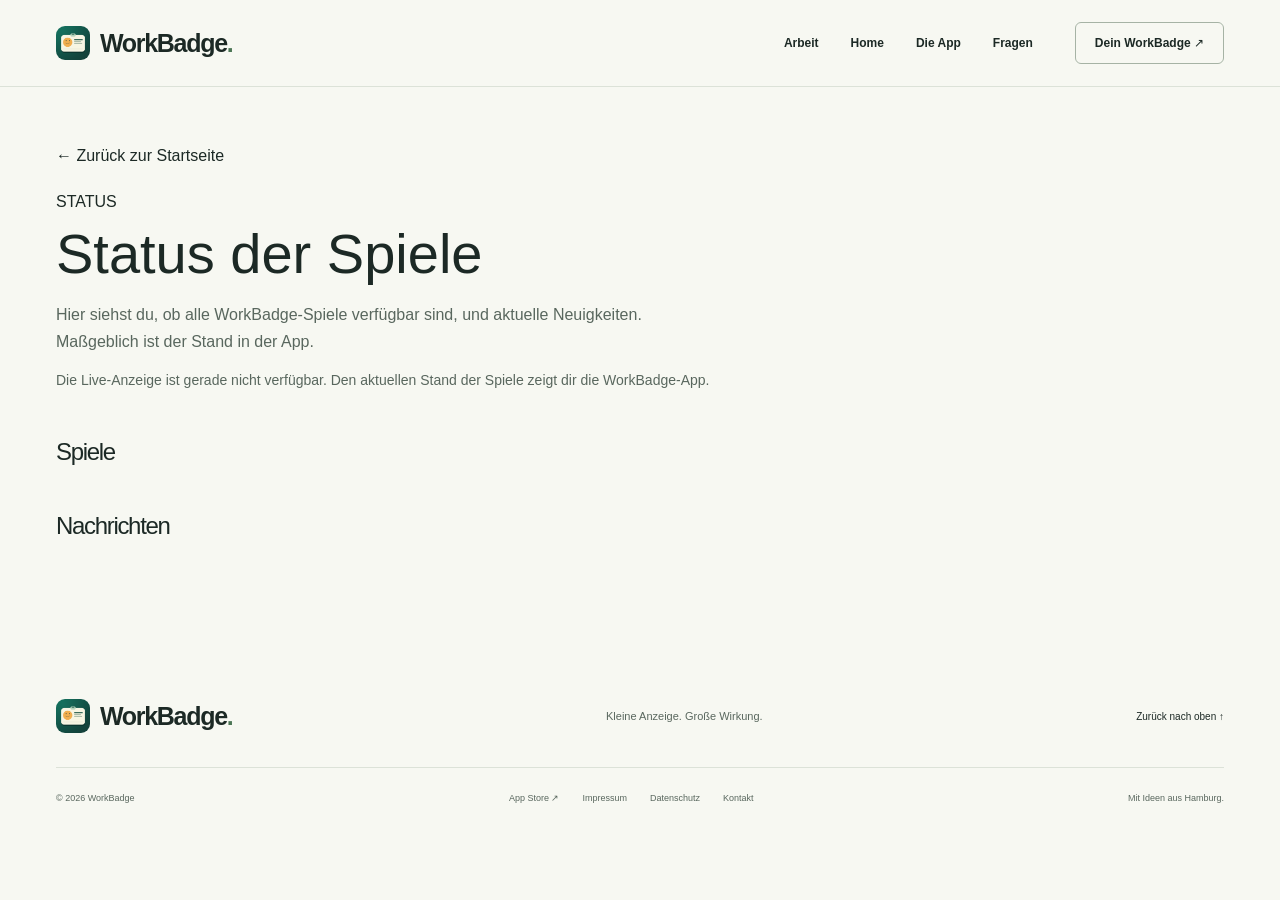
<file: status/index.html>
<!doctype html>
<html lang="de">
<head>
  <meta charset="utf-8">
  <meta name="viewport" content="width=device-width, initial-scale=1">
  <meta name="theme-color" content="#f7f8f2">
  <meta name="color-scheme" content="light">
  <link rel="icon" href="/assets/app-icon.png" type="image/png">
  <link rel="apple-touch-icon" href="/assets/app-icon.png">
  <link rel="stylesheet" href="/assets/site.css?v=20261029-premium1">
  <script src="/assets/site.js?v=20261029-premium1" defer></script>
  <script defer data-domain="workbadge.de" src="https://plausible.io/js/script.outbound-links.js"></script>
  <script>window.plausible=window.plausible||function(){(window.plausible.q=window.plausible.q||[]).push(arguments)}</script>
  <title>Status | WorkBadge</title>
  <meta name="description" content="Aktueller Status der WorkBadge-Spiele und Neuigkeiten.">
  <link rel="canonical" href="https://workbadge.de/status/">
<noscript><style>.menu-toggle{display:none}.head-nav{display:flex!important;position:static;flex-wrap:wrap}.header-row{height:auto;min-height:74px;flex-wrap:wrap;padding-block:15px}</style></noscript>
<link rel="stylesheet" href="/assets/status.css?v=20261102-status1"><script src="/assets/status-config.js?v=20261102-status1" defer></script><script src="/assets/status.js?v=20261102-status2" defer></script>
</head>
<body>
<a class="skip" href="#main">Zum Inhalt springen</a>
<header class="site-header"><div class="shell header-row"><a class="brand" href="/" aria-label="WorkBadge – Startseite"><img src="/assets/app-icon.png" width="34" height="34" alt=""><span>WorkBadge<span class="brand-dot">.</span></span></a><button class="menu-toggle" type="button" aria-controls="main-nav" aria-expanded="false" aria-label="Menü öffnen"><span></span><span></span></button><nav class="head-nav" id="main-nav" aria-label="Hauptnavigation"><a href="/#arbeit">Arbeit</a><a href="/home/">Home</a><a href="/#app">Die App</a><a href="/#fragen">Fragen</a><a class="nav-cta" href="/#kaufen">Dein WorkBadge ↗</a></nav></div></header>

<main id="main" class="status-page shell"><a href="/" class="back">← Zurück zur Startseite</a>
<span class="mini-label">STATUS</span><h1>Status der Spiele</h1>
<p class="intro">Hier siehst du, ob alle WorkBadge-Spiele verfügbar sind, und aktuelle Neuigkeiten. Maßgeblich ist der Stand in der App.</p>
<p class="wb-demo" data-wb-demo hidden>Demo-Modus mit Beispieldaten (?statusdemo=1)</p>
<p class="wb-offline" data-wb-offline>Die Live-Anzeige ist gerade nicht verfügbar. Den aktuellen Stand der Spiele zeigt dir die WorkBadge-App.</p>
<h2>Spiele</h2>
<ul class="wb-games" data-wb-games hidden></ul>
<p class="wb-stamp" data-wb-stamp></p>
<h2>Nachrichten</h2>
<div data-wb-notice-list aria-live="polite"></div>
</main>
<footer class="site-footer"><div class="shell"><div class="footer-top"><a class="brand" href="/" aria-label="WorkBadge – Startseite"><img src="/assets/app-icon.png" width="34" height="34" alt=""><span>WorkBadge<span class="brand-dot">.</span></span></a><span>Kleine Anzeige. Große Wirkung.</span><a class="back-to-top" href="/#main">Zurück nach oben ↑</a></div><div class="footer-bottom"><span>© <span id="year">2026</span> WorkBadge</span><nav aria-label="Rechtliches"><a href="https://apps.apple.com/de/app/workbadge/id6820999724" target="_blank" rel="noopener noreferrer" data-track="App Store">App Store ↗</a><a href="/impressum/">Impressum</a><a href="/datenschutz/">Datenschutz</a><a href="mailto:workbadge@aol.com">Kontakt</a></nav><span>Mit Ideen aus Hamburg.</span></div></div></footer>
</body></html>
</file>
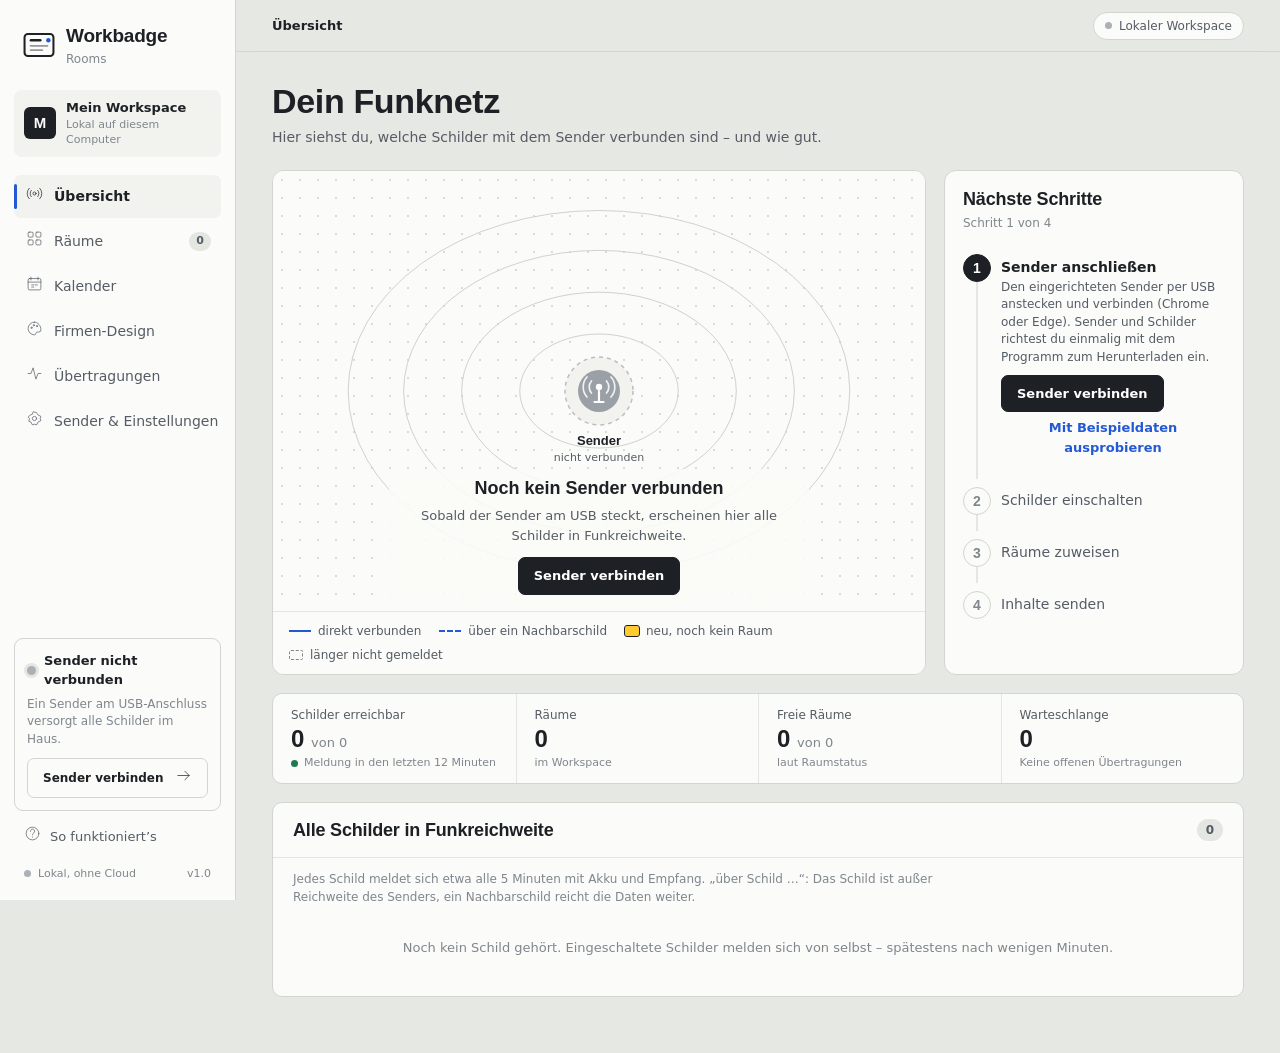
<file: rooms/app/index.html>
<!doctype html>
<html lang="de" data-edition="web">
<head>
  <meta charset="utf-8"><meta name="viewport" content="width=device-width, initial-scale=1">
  <meta name="theme-color" content="#1d2025">
  <title>Workbadge Rooms im Browser</title>
  <meta name="description" content="Raumschilder gestalten und aktualisieren – direkt im Browser.">
  <link rel="icon" href="mark.svg" type="image/svg+xml"><link rel="stylesheet" href="style.css">
  <script type="module" src="app.js"></script>
</head>
<body>
  <aside class="sidebar">
    <a class="brand" href="./" aria-label="Workbadge Rooms Startseite">
      <svg class="brand-mark" viewBox="0 0 40 40" aria-hidden="true"><rect x="3" y="7" width="34" height="26" rx="4" fill="none" stroke="currentColor" stroke-width="2.4"/><rect x="9" y="13" width="14" height="3" rx="1.5" fill="currentColor"/><rect x="9" y="20" width="22" height="2" rx="1" fill="currentColor" opacity=".45"/><rect x="9" y="25" width="16" height="2" rx="1" fill="currentColor" opacity=".45"/><circle cx="31" cy="14.5" r="2.6" fill="var(--signal)"/></svg>
      <span>Workbadge<span class="brand-sub">Rooms</span></span>
    </a>
    <div class="workspace" title="Firmenname und Logo unter Firmen-Design ändern"><span class="workspace-icon">W</span><div>Mein Workspace<small>Lokal auf diesem Computer</small></div></div>
    <nav aria-label="Hauptnavigation">
      <button class="nav-item active" data-view="home"><span data-icon="radar"></span>Übersicht<span class="nav-count marker hidden" id="nav-new">0</span></button>
      <button class="nav-item" data-view="rooms"><span data-icon="grid"></span>Räume<span class="nav-count" id="nav-count">0</span></button>
      <button class="nav-item" data-view="calendar"><span data-icon="calendar"></span>Kalender</button>
      <button class="nav-item" data-view="design"><span data-icon="palette"></span>Firmen-Design</button>
      <button class="nav-item" data-view="activity"><span data-icon="activity"></span>Übertragungen<span id="queue-badge" class="nav-count hidden">0</span></button>
      <button class="nav-item" data-view="settings"><span data-icon="settings"></span>Sender &amp; Einstellungen</button>
      <button class="nav-item nav-workshop hidden" id="native-nav"><span data-icon="usb"></span>Per USB einrichten</button>
    </nav>
    <div class="sidebar-bottom">
      <div class="connection-card"><div class="connection-label"><span class="status-dot" id="side-dot"></span><strong id="side-connection">Sender nicht verbunden</strong></div><p id="side-hint">Ein Sender am USB-Anschluss versorgt alle Schilder im Haus.</p><button id="side-connect" class="button subtle">Sender verbinden <span data-icon="arrow"></span></button></div>
      <button class="help-link" id="help"><span data-icon="help"></span> So funktioniert’s</button>
      <div class="local-tag"><span class="tiny-dot"></span> Lokal, ohne Cloud<span>v1.0</span></div>
    </div>
  </aside>
  <div class="main-shell">
    <header class="topbar"><div class="breadcrumb"><strong id="breadcrumb">Übersicht</strong></div><div class="topbar-right"><span class="local-pill"><span class="tiny-dot"></span> Lokaler Workspace</span></div></header>
    <main>
      <section id="desktop-panel" class="desktop-panel hidden" aria-label="Schilder per USB einrichten">
        <div class="desktop-panel-top"><div><h2>Schilder per USB einrichten</h2><p class="desktop-lead">Schild anstecken, Verwendung wählen, einrichten. Danach verbindet es sich von selbst mit dem Sender.</p></div><span id="native-phase" class="count-pill">Bereit</span></div>
        <div class="usb-illustration" aria-hidden="true"><svg viewBox="0 0 520 96"><rect x="8" y="22" width="92" height="56" rx="6" class="ill-stroke"/><rect x="18" y="31" width="72" height="34" rx="2" class="ill-fill"/><path d="M42 78v10h24V78" class="ill-stroke"/><path d="M100 50h86" class="ill-cable"/><rect x="186" y="40" width="20" height="20" rx="3" class="ill-ink"/><rect x="214" y="18" width="104" height="64" rx="9" class="ill-stroke"/><rect x="226" y="30" width="80" height="40" rx="3" class="ill-paper"/><text x="266" y="56" text-anchor="middle" class="ill-num">1042</text><path d="M336 36a18 18 0 0 1 0 28M348 26a32 32 0 0 1 0 48M360 16a46 46 0 0 1 0 68" class="ill-wave"/><text x="392" y="46" class="ill-label">verbindet sich</text><text x="392" y="64" class="ill-label">von selbst</text></svg></div>
        <p id="native-message" role="status">Wireless Paper über USB anschließen.</p>
        <ol class="native-steps"><li data-native-step="0">Erkennen</li><li data-native-step="1">Löschen</li><li data-native-step="2">Installieren</li><li data-native-step="3">Verbinden</li></ol>
        <progress id="native-progress" class="hidden" max="100" value="0" aria-label="Fortschritt der Geräteeinrichtung"></progress>
        <div class="native-controls"><label class="field">USB-Gerät<select id="native-port"><option value="">Automatisch auswählen</option></select></label><label class="field">Schildmodell<select id="native-model"><option value="wirelesspaper12">Heltec Wireless Paper 1.2 · 2,13″</option><option value="trmnl75">TRMNL 7,5″ · WLAN + LoRa</option></select></label><label class="field">Verwendung<select id="native-role"><option value="gateway">Sender (bleibt am PC)</option><option value="receiver">Raumschild (an die Tür)</option></select></label><label class="field">Schild-Nummer<input id="native-device-id" type="number" min="1" max="65534" value="101" required></label></div>
        <label class="native-next-option"><input type="checkbox" id="native-next-id" checked> Danach die nächste freie Nummer vorschlagen</label>
        <div id="native-wifi" class="native-wifi hidden"><h3>WLAN für den TRMNL</h3><p>Das Schild holt sein Bild per WLAN von diesem PC ab. Die Angaben werden beim Einrichten ins Schild geschrieben. Ein aufgesteckter Wio-SX1262 wird automatisch erkannt: Dann ist das Schild auch per LoRa erreichbar und leitet für andere weiter.</p><div class="wifi-grid"><label class="field">WLAN-Name<input id="wifi-ssid" maxlength="32" autocomplete="off" spellcheck="false" placeholder="z. B. Buero-WLAN"></label><label class="field">WLAN-Passwort<input id="wifi-password" type="password" maxlength="64" autocomplete="new-password" placeholder="wird nicht gespeichert"></label><label class="field">Adresse dieses PCs<input id="wifi-server" maxlength="80" spellcheck="false" list="wifi-server-options" placeholder="z. B. 192.168.1.20:8788"><datalist id="wifi-server-options"></datalist></label><label class="field">Bild abholen<select id="wifi-interval"><option value="">Automatisch</option><option value="60">jede Minute</option><option value="300">alle 5 Minuten</option><option value="900">alle 15 Minuten</option><option value="3600">jede Stunde</option></select></label></div><div class="button-row"><button id="wifi-apply" type="button" class="button hidden">WLAN ins angeschlossene Schild schreiben</button><span id="wifi-hint" class="native-footnote"></span></div></div>
        <div class="button-row"><button id="native-setup" class="button primary" disabled>Löschen &amp; einrichten</button><button id="native-update" class="button" disabled title="Neueste Firmware aufspielen. Nummer und Verwendung bleiben erhalten.">Firmware erneuern · Nummer behalten</button><button id="native-refresh" class="button">Erneut suchen</button><button id="native-cancel" class="button hidden">Abbrechen</button></div>
        <p class="native-footnote">„Löschen &amp; einrichten“ entfernt die bisherige Firmware und alle Einstellungen des Schilds ohne Sicherung. Nur anstecken löscht nichts.</p>
        <div id="native-complete" class="native-complete hidden" role="status"></div>
        <div id="batch-panel" class="batch-panel hidden"><div class="batch-head"><div><h3>Mehrere Schilder gleichzeitig</h3><p id="batch-intro">Alle angeschlossenen Schilder werden parallel gelöscht, mit der oben gewählten Verwendung installiert und bekommen fortlaufende Nummern.</p><label class="batch-mode">Modus <select id="batch-mode"><option value="new">Neu einrichten · fortlaufende Nummern</option><option value="keep">Firmware erneuern · Nummer &amp; Verwendung behalten</option></select></label></div><div class="button-row"><button id="batch-setup" class="button primary">Alle einrichten</button><button id="batch-cancel" class="button hidden">Abbrechen</button></div></div><div id="batch-list"></div></div>
        <div class="native-history"><h3>Zuletzt eingerichtet</h3><p id="native-history-empty">Noch kein Schild mit diesem Programm eingerichtet.</p><div id="native-history-list"></div></div>
        <details class="native-details"><summary>Diagnose anzeigen</summary><pre id="native-log">Noch keine Diagnosemeldungen.</pre></details>
      </section>

      <section id="view-home" class="view">
        <div class="page-heading"><div><h1 id="home-title">Dein Funknetz</h1><p id="home-sub">Der Sender in der Mitte, jedes Schild an seinem Platz. Je näher, desto besser der Empfang.</p></div></div>
        <div class="mode-banner" id="mode-banner"></div>
        <div class="home-grid">
          <div class="netmap-panel">
            <div id="netmap" class="netmap"></div>
            <div class="netmap-legend" aria-hidden="true"><span><i class="lg-line"></i>direkt verbunden</span><span><i class="lg-line dashed"></i>über ein Nachbarschild</span><span class="lg-wlan"><i class="lg-line dotted"></i>per WLAN (TRMNL)</span><span><i class="lg-new"></i>neu, noch kein Raum</span><span><i class="lg-stale"></i>länger nicht gemeldet</span></div>
          </div>
          <aside class="guide" id="guide" aria-label="Nächste Schritte"></aside>
        </div>
        <div class="status-strip" aria-label="Zusammenfassung">
          <div class="strip-item"><span>Schilder erreichbar</span><strong id="stat-online">0 <em>von 0</em></strong><small id="stat-online-hint"></small></div>
          <div class="strip-item"><span>Räume</span><strong id="stat-total">0</strong><small>im Workspace</small></div>
          <div class="strip-item"><span>Freie Räume</span><strong id="stat-free">0 <em>von 0</em></strong><small>laut Raumstatus</small></div>
          <div class="strip-item"><span>Warteschlange</span><strong id="stat-queue">0</strong><small id="queue-hint">Alles gesendet</small></div>
        </div>
        <div id="new-signs" class="new-signs hidden" aria-live="polite"><div class="new-signs-head"><span class="new-signs-icon" data-icon="signal"></span><div><strong id="new-signs-title">Neue Schilder gefunden</strong><p>Jedes neue Schild zeigt groß seine Nummer. Nummer an der Tür ablesen und hier den Raum zuweisen.</p></div></div><div id="new-signs-list" class="new-signs-list"></div></div>
        <div class="panel radio-panel"><div class="panel-heading"><h2>Alle Schilder in Funkreichweite</h2><span class="count-pill" id="radio-count">0</span></div><p class="radio-intro">Jedes Schild meldet sich etwa alle 5 Minuten mit Akku und Empfang. „über Schild …“: Das Schild ist außer Reichweite des Senders, ein Nachbarschild reicht die Daten weiter.</p><div id="radio-list"></div></div>
      </section>

      <section id="view-rooms" class="view hidden">
        <div class="page-heading"><div><h1>Räume</h1><p>Was an jeder Tür steht. Ändern, speichern, senden – fertig.</p></div><button id="add-room" class="button primary"><span data-icon="plus"></span> Raum anlegen</button></div>
        <div class="section-toolbar"><div class="toolbar-actions"><label class="search"><span data-icon="search"></span><input type="search" id="search" placeholder="Raum, Nummer oder Bereich …" aria-label="Räume suchen"></label><select id="status-filter" aria-label="Nach Status filtern"><option value="all">Alle Status</option><option value="free">Frei</option><option value="busy">Belegt</option><option value="reserved">Reserviert</option></select><span class="room-count-label"><span id="room-count">0</span> angezeigt</span></div><div class="toolbar-actions"><button id="identify-all" class="button" title="Jedes Schild zeigt groß seine Nummer – so lassen sie sich an der Tür zuordnen" disabled><span data-icon="hash"></span> <span id="identify-all-label">Nummern anzeigen</span></button><button id="ping-all" class="button" title="Alle Schilder kurz anfunken: aktualisiert Empfang und Akku" disabled><span data-icon="signal"></span> Alle prüfen</button><button id="send-all" class="button primary" title="Gespeicherte Inhalte an alle Räume senden" disabled><span data-icon="send"></span> Alle senden</button></div></div>
        <div id="rooms-grid" class="rooms-grid"></div>
        <div id="empty" class="empty-state"><svg class="empty-art" viewBox="0 0 240 120" aria-hidden="true"><rect x="70" y="14" width="100" height="92" rx="6" class="ill-stroke"/><rect x="82" y="26" width="76" height="40" rx="2" class="ill-paper"/><rect x="90" y="36" width="40" height="5" rx="2.5" class="ill-ink"/><rect x="90" y="47" width="58" height="3" rx="1.5" class="ill-soft"/><rect x="90" y="54" width="44" height="3" rx="1.5" class="ill-soft"/><circle cx="152" cy="86" r="4" class="ill-signal"/><path d="M176 40c8 8 8 20 0 28M186 32c14 14 14 30 0 44" class="ill-wave"/></svg><h2>Noch keine Räume.</h2><p>Schließe den Sender an: Eingeschaltete Schilder melden sich von selbst und zeigen ihre Nummer. Oder lege Räume schon jetzt an und weise sie später zu.</p><div class="button-row center"><button id="empty-add" class="button primary"><span data-icon="plus"></span> Ersten Raum anlegen</button><button id="empty-demo" class="text-button">Mit Beispieldaten ausprobieren</button></div></div>
        <div class="bottom-note"><span data-icon="shield"></span><span>Deine Raumdaten bleiben auf diesem Computer. Übertragen wird direkt vom Sender zum Schild.</span></div>
      </section>

      <section id="view-calendar" class="view hidden"><div class="page-heading"><div><h1>Kalender</h1><p>Firmenkalender importieren oder Termine selbst anlegen. Verknüpfte Schilder zeigen von selbst, ob der Raum frei ist.</p></div></div><div id="calendar-root" class="calendar-root"></div><input type="file" id="cal-file" accept=".ics,.ical,.ifb,text/calendar" class="hidden"></section>
      <section id="view-design" class="view hidden"><div class="page-heading"><div><h1>Firmen-Design</h1><p>Logo, Schrift und Vorlage einmal festlegen – jedes Schild sieht danach aus wie aus einem Guss.</p></div><button id="apply-design-all" class="button primary"><span data-icon="check"></span> Auf alle Räume anwenden</button></div>
        <div class="settings-grid design-grid"><div class="panel"><div class="panel-heading"><h2>Logo &amp; Name</h2></div><div class="panel-content"><label class="field">Firmenname<input id="company-name" maxlength="60" placeholder="z. B. Möller &amp; Brandt GmbH"></label><div id="logo-drop" class="logo-drop"><img id="logo-image" class="logo-image hidden" alt="Hochgeladenes Logo"><p id="logo-state">Noch kein Logo. Datei hierher ziehen oder auswählen.</p><div class="button-row"><button id="logo-pick" class="button" type="button"><span data-icon="download"></span> Logo auswählen</button><button id="logo-remove" class="button danger hidden" type="button">Entfernen</button></div><input type="file" id="logo-file" accept="image/png,image/jpeg,image/svg+xml,image/webp,image/gif" class="hidden"></div><p>Die Schilder zeigen nur Schwarz und Weiß. Mit dem Regler bestimmst du, was vom Logo schwarz wird. Am besten wirkt ein einfarbiges, breites Logo.</p><label class="field">Schwarzanteil<input id="logo-threshold" type="range" min="5" max="250" step="1" value="150"></label><label class="check"><input type="checkbox" id="logo-dither"> Raster für Farbverläufe und Fotos</label><label class="check"><input type="checkbox" id="logo-invert"> Logo umkehren (helles Logo auf dunklem Grund)</label><label class="field">Schrift auf den Schildern<select id="company-font"></select></label></div></div>
        <div class="panel"><div class="panel-heading"><h2>Vorlage für alle Schilder</h2></div><div class="panel-content"><p>Einzelne Räume können im Raum-Dialog davon abweichen. Die Vorschau zeigt Punkt für Punkt, was auf dem 2,13″-Schild erscheint.</p><div id="template-grid" class="template-grid"></div></div></div></div>
      </section>

      <section id="view-activity" class="view hidden"><div class="page-heading"><div><h1>Übertragungen</h1><p>Was gesendet wurde, was bestätigt ist und was noch wartet.</p></div><button id="clear-log" class="button">Protokoll leeren</button></div><div class="panel"><div class="panel-heading"><h2>Verlauf</h2><span class="count-pill" id="log-count">0</span></div><div id="activity-list"></div></div><p class="quiet-note">„Empfang bestätigt“ heißt: Das Schild hat geantwortet. Bei vielen Sendungen hintereinander macht der Sender kurze Funkpausen (gesetzliche Sendezeit-Grenze).</p></section>

      <section id="view-settings" class="view hidden"><div class="page-heading"><div><h1>Sender &amp; Einstellungen</h1><p>Der Sender bleibt am PC und versorgt alle Schilder. Schilder außer Reichweite versorgen Nachbarschilder mit.</p></div></div>
        <div class="settings-grid">
          <div class="panel sender-panel"><div class="panel-heading"><h2>Sender</h2></div><div class="panel-content">
            <div class="hardware-art" aria-hidden="true"><svg viewBox="0 0 360 92"><rect x="6" y="18" width="78" height="50" rx="5" class="ill-stroke"/><rect x="14" y="26" width="62" height="30" rx="2" class="ill-fill"/><path d="M36 68v10h18V68" class="ill-stroke"/><path d="M84 46h58" class="ill-cable sender-cable"/><rect x="142" y="26" width="64" height="40" rx="7" class="ill-ink sender-box"/><circle cx="174" cy="46" r="5" class="ill-led"/><path d="M220 34c8 8 8 16 0 24M232 26c14 14 14 26 0 40M244 18c20 20 20 36 0 56" class="ill-wave sender-waves"/><rect x="276" y="22" width="34" height="24" rx="3" class="ill-paper"/><rect x="316" y="44" width="34" height="24" rx="3" class="ill-paper"/><rect x="282" y="56" width="26" height="20" rx="3" class="ill-paper"/></svg></div>
            <h3 id="gateway-name">Kein Sender verbunden</h3>
            <div id="connection-diagnostic" class="info-box hidden" role="alert"></div>
            <div class="button-row"><button id="settings-connect" class="button primary"><span data-icon="usb"></span> Sender verbinden</button><button id="disconnect" class="button" disabled>Trennen</button></div>
            <div id="local-device-settings" class="hidden"><h3>Dieses Schild direkt am USB</h3><label class="field">Schild-Nummer<input id="local-device-id" type="number" min="1" max="65534" value="101"></label><div class="button-row"><button id="save-device-id" class="button">Nummer speichern</button><button id="add-local-room" class="button">Als Raum hinzufügen</button></div><p>Der Raum muss genau diese Nummer verwenden. Andere Nummern erreicht der Sender per Funk.</p></div>
            <details class="tech-details"><summary>Technische Details</summary><dl id="gateway-details" class="details"></dl></details>
          </div></div>
          <div class="panel ota-panel"><div class="panel-heading"><h2>Schilder per Funk aktualisieren</h2></div><div class="panel-content"><p>Neue Firmware ohne Kabel auf alle Schilder bringen. <strong>WLAN des Senders</strong> ist schnell und reicht für Schilder in der Nähe – euer Firmen-WLAN wird nicht benutzt. <strong>LoRa-Funk</strong> erreicht auch entfernte Schilder, dauert aber mehrere Stunden. Jedes Schild prüft die Firmware vollständig, bevor es umschaltet.</p><label class="check"><input type="checkbox" id="ota-relay"> Auch Schilder außer Reichweite einbeziehen (über Nachbarschilder)</label><div class="button-row"><button id="ota-wifi" class="button primary" disabled>Schnell über WLAN des Senders</button><button id="ota-lora" class="button" disabled>Über LoRa-Funk (mehrere Stunden)</button><button id="ota-stop" class="button danger hidden">Abbrechen</button></div><progress id="ota-progress" class="ota-progress hidden" max="100" value="0"></progress><p id="ota-status" role="status"></p><p id="ota-hint" class="ota-hint"></p></div></div>
          <div class="panel"><div class="panel-heading"><h2>Viele Räume auf einmal</h2></div><div class="panel-content"><p>Eine Tabelle als CSV importieren – Spalten: Raum; Nummer; Bereich; Personen (mit | getrennt); Schild-Nummer (optional). Die Montageliste zeigt, welches Schild an welche Tür gehört.</p><div class="button-row"><button id="import-csv" class="button">Raumliste importieren (CSV)</button><button id="print-list" class="button">Montageliste drucken</button><input type="file" id="csv-file" accept=".csv,.txt,text/csv" class="hidden"></div></div></div>
          <div class="panel"><div class="panel-heading"><h2>Workspace &amp; Sicherung</h2></div><div class="panel-content"><label class="field">Workspace-Name<input id="workspace-name" maxlength="40" value="Mein Workspace"></label><p>Räume und Entwürfe werden automatisch auf diesem Computer gespeichert. Die Sicherung enthält deine echten Räume, keine Demo-Daten.</p><div class="button-row"><button id="export" class="button"><span data-icon="download"></span> Sicherung exportieren</button><button id="import" class="button">Sicherung importieren</button><input type="file" id="import-file" accept="application/json,.json" class="hidden"></div><hr><p>Ohne Hardware ausprobieren: Der Demo-Modus simuliert sechs Schilder und ihre Funkantworten.</p><div class="button-row"><button id="settings-demo" class="button">Demo starten</button><a id="firmware-installer" class="button" href="install.html" target="_blank" rel="noopener">Firmware im Browser einrichten</a><a id="get-desktop" class="button hidden" href="../#download">Programm zum Einrichten herunterladen</a></div></div></div>
        </div>
      </section>
    </main>
  </div>
  <dialog id="editor" class="editor-dialog"><form id="room-form"><div class="dialog-heading"><div><h2 id="editor-title">Raum bearbeiten</h2></div><button type="button" class="icon-button" id="close-editor" aria-label="Schließen">✕</button></div><div class="editor-body"><div class="editor-fields"><div class="field-pair"><label class="field">Raumname<input id="edit-name" name="name" required maxlength="40" placeholder="z. B. Studio Berlin"></label><label class="field short">Schild-Nr.<input id="edit-id" name="device" type="number" min="1" max="65534" required></label></div><div class="field-pair"><label class="field">Raumnummer<input id="edit-number" maxlength="12" placeholder="z. B. 2.14"></label><label class="field">Bereich / Etage<input id="edit-floor" maxlength="40" placeholder="z. B. Erdgeschoss"></label></div><label class="field image-only">Personen (eine je Zeile)<textarea id="edit-people" rows="3" maxlength="200" placeholder="Anna Schmidt&#10;Jonas Weber"></textarea></label><div class="field image-only"><span>Vorlage</span><input type="hidden" id="edit-template"><div id="template-options" class="template-options"></div></div><div class="check-row image-only"><label class="check"><input type="checkbox" id="edit-logo" checked> Logo zeigen</label><label class="check"><input type="checkbox" id="edit-show-status"> Raumstatus zeigen</label></div><details class="more-fields"><summary>Anderer Displaytyp</summary><label class="field">Displaytyp<select id="edit-display" aria-describedby="display-specs display-hint"></select><small id="display-specs" class="field-specs"></small></label><p id="display-hint" class="display-hint"></p></details><label class="field">Raumstatus<select id="edit-status"><option value="free">Frei</option><option value="busy">Belegt</option><option value="reserved">Reserviert</option></select></label><label class="field">Zweite Zeile (Abteilung, Besprechung)<input id="edit-title" maxlength="64" placeholder="z. B. Marketing"></label><div class="field-pair"><label class="field">Organisator<input id="edit-host" maxlength="40" placeholder="z. B. Design Team"></label><label class="field">Zeit / Zeitraum<input id="edit-time" maxlength="24" placeholder="10:00 – 11:00"></label></div><label class="field">Hinweis<input id="edit-note" maxlength="80" placeholder="z. B. Willkommen im Team."></label><div class="payload-meter"><span id="payload-label">0 / 200 Bytes Funkinhalt</span><span>UTF-8</span></div><p id="editor-calendar" class="editor-calendar hidden">Dieser Raum ist mit dem Kalender verknüpft: Status, zweite Zeile, Organisator und Zeit setzt der Kalender.</p><p id="editor-error" class="form-error" role="alert"></p></div><div class="editor-preview"><span class="preview-caption">So sieht das Schild aus<span id="preview-model" class="preview-model"></span></span><div id="editor-display"></div><p class="image-only">Genau dieses Bild erscheint auf dem Schild.</p><p class="text-only">Layout-Vorschlag · die tatsächliche Darstellung hängt vom Display-Treiber ab.</p></div></div><div class="dialog-footer"><button type="button" id="delete-room" class="button danger">Raum entfernen</button><span class="spacer"></span><button type="submit" name="intent" value="save" class="button">Entwurf speichern</button><button type="submit" name="intent" value="send" id="save-send" class="button primary"><span data-icon="send"></span> Speichern & senden</button></div></form></dialog>
  <dialog id="cal-dialog" class="cal-dialog"><form id="cal-form" method="dialog"><div class="dialog-heading"><h2 id="cal-dialog-title">Termin anlegen</h2><button type="button" class="icon-button" id="cal-close" aria-label="Schließen">✕</button></div>
    <div class="cal-dialog-body"><label class="field">Raum<select id="cal-room"></select></label><label class="field">Titel<input id="cal-title" maxlength="64" placeholder="z. B. Team-Meeting" required></label><label class="field">Organisator<input id="cal-host" maxlength="40" placeholder="z. B. Vertrieb"></label>
    <div class="field-trio"><label class="field">Datum<input id="cal-date" type="date" required></label><label class="field">Beginn<input id="cal-start" type="time" step="300" required></label><label class="field">Ende<input id="cal-end" type="time" step="300" required></label></div>
    <label class="field">Wiederholung<select id="cal-repeat"></select></label><p id="cal-error" class="form-error" role="alert"></p></div>
    <div class="dialog-footer"><button type="button" id="cal-delete" class="button danger hidden">Termin löschen</button><span class="spacer"></span><button type="submit" value="cancel" class="button" formnovalidate>Abbrechen</button><button type="submit" value="save" class="button primary">Speichern</button></div></form></dialog>
  <dialog id="help-dialog" class="help-dialog"><div class="dialog-heading"><h2>So funktioniert’s</h2><button id="close-help" class="icon-button" aria-label="Hilfe schließen">✕</button></div><ol class="setup-steps"><li><strong>Sender einrichten</strong><p>Ein Wireless Paper per USB anstecken und unter „Schilder per USB einrichten“ als Sender einrichten. Er bleibt am PC.</p></li><li><strong>Schilder einrichten</strong><p>Jedes weitere Schild einmal als Raumschild einrichten (mehrere gleichzeitig per USB-Hub geht auch). Danach kein Kabel mehr nötig.</p></li><li><strong>Schilder einschalten</strong><p>Eingeschaltete Schilder suchen den Sender von selbst. Auf dem Display steht erst „Suche Sender …“, dann „Mit Sender verbunden“ und groß die Nummer.</p></li><li><strong>Räume zuweisen</strong><p>In der Übersicht erscheint jedes neue Schild mit seiner Nummer. Nummer an der Tür ablesen und den Raum zuweisen.</p></li><li><strong>Inhalte senden</strong><p>Raum bearbeiten und „Speichern &amp; senden“ – oder „Alle senden“. Unter „Übertragungen“ siehst du die Bestätigungen.</p></li></ol><div class="info-box">Noch keine Hardware zur Hand? Mit Beispieldaten lässt sich alles gefahrlos ausprobieren.</div></dialog>
  <div id="toast" class="toast hidden" role="status"></div>
  <div id="print-area" class="print-area"></div>
</body>
</html>
</file>
<file: assets/site.css>
:root{--bg:#f7f8f2;--ink:#1c2925;--muted:#64716b;--line:#dce2d8;--mint:#dcebd7;--accent:#355e47;--dark:#1b2c25;--radius:20px;color-scheme:light;font-family:Inter,"Helvetica Neue",Arial,sans-serif;color:var(--ink);background:var(--bg);font-synthesis:none;-webkit-font-smoothing:antialiased}
*{box-sizing:border-box}html{scroll-behavior:smooth;scroll-padding-top:110px}body{margin:0}img,video{display:block;max-width:100%}a{color:inherit;text-decoration:none}button{font:inherit;color:inherit}button,a{-webkit-tap-highlight-color:transparent}button{cursor:pointer}button:disabled{cursor:wait}button:focus-visible,a:focus-visible,summary:focus-visible,canvas:focus-visible{outline:3px solid #537b59;outline-offset:5px}p{line-height:1.7}h1,h2,h3,p,figure{margin:0}h1,h2,h3{font-weight:500}em{font-family:Georgia,"Times New Roman",serif;font-weight:400;color:var(--accent);letter-spacing:-.055em}h2{font-size:clamp(38px,4.2vw,62px);line-height:1.08;letter-spacing:-.055em}h3{letter-spacing:-.035em}svg.icon{width:24px;height:24px;fill:none;stroke:currentColor;stroke-width:1.5;stroke-linecap:round;stroke-linejoin:round;flex:none}.icon-library{position:absolute;width:0;height:0;overflow:hidden}[hidden]{display:none!important}.shell{width:min(1280px,calc(100% - 112px));margin-inline:auto}.section-space{padding:110px 0}.eyebrow{display:flex;align-items:center;gap:9px;font-size:10px;line-height:1.5;font-weight:700;letter-spacing:1.75px}.status-dot{display:inline-block;width:6px;height:6px;border-radius:50%;background:#527357;flex:none}.skip{position:fixed;z-index:100;left:20px;top:10px;transform:translateY(-180%);background:var(--dark);color:#fff;padding:15px 20px;border-radius:8px}.skip:focus{transform:none}.sr-only{position:absolute;width:1px;height:1px;padding:0;overflow:hidden;clip:rect(0,0,0,0);white-space:nowrap;border:0}
.announcement{height:34px;background:var(--dark);color:#f1f5ed;font-size:10px;letter-spacing:.7px;display:flex;align-items:center;justify-content:center;gap:30px}.announcement a{color:#d7e6cf}.announcement a:hover{text-decoration:underline;text-underline-offset:4px}.site-header{position:sticky;top:0;z-index:30;background:#f7f8f2f5;border-bottom:1px solid var(--line);backdrop-filter:blur(16px)}.header-row{height:86px;display:flex;align-items:center;justify-content:space-between;gap:30px}.brand{display:inline-flex;align-items:center;gap:10px;font-size:25px;font-weight:650;letter-spacing:-1.3px;flex:none}.brand img{border-radius:9px}.brand-dot{color:#4c7655}.head-nav{display:flex;align-items:center;gap:32px;font-size:12px;font-weight:550}.head-nav>a{padding:14px 0}.head-nav>a:hover{color:var(--accent)}.head-nav .nav-cta{padding:13px 19px;border:1px solid #a6b3a5;border-radius:6px;margin-left:10px}.head-nav .nav-cta:hover{background:var(--dark);color:white;border-color:var(--dark)}.menu-toggle{display:none}
.hero{overflow:hidden}.hero-grid{display:grid;grid-template-columns:1.02fr 1fr;gap:18px;align-items:center;min-height:664px;padding-block:60px 48px}.hero-copy{position:relative;z-index:2}.hero-copy>.eyebrow{margin-bottom:26px}.hero h1{font-size:clamp(56px,6.5vw,96px);font-weight:500;line-height:1.02;letter-spacing:-.066em}.hero h1 em{letter-spacing:-.06em}.hero-description{max-width:425px;color:var(--muted);font-size:15px;line-height:1.8;margin-top:28px}.hero-actions{display:flex;align-items:center;gap:24px;flex-wrap:wrap;margin-top:30px}.btn{display:inline-flex;align-items:center;justify-content:center;gap:23px;min-height:51px;padding:15px 21px;border-radius:6px;font-size:12px;font-weight:600;transition:background .2s,transform .2s}.btn .icon{width:19px;height:19px}.btn-dark{background:var(--dark);color:#f8fbf5}.btn-dark:hover{background:#375b44;transform:translateY(-2px)}.text-link{display:inline-flex;align-items:center;gap:12px;font-size:12px;font-weight:600;padding:10px 0}.text-link:hover{color:var(--accent)}.text-link .icon{width:18px;height:18px}.hero-note{display:flex;align-items:center;gap:10px;font-size:10px;color:var(--muted);margin-top:40px}.little-line{width:25px;height:1px;background:#8d9b8d;flex:none}.hero-visual{min-width:0}.product-art{height:470px;position:relative}.art-index{position:absolute;top:5px;right:0;font-size:9px;letter-spacing:1.9px;color:var(--muted)}.product-orbit{position:absolute;width:440px;height:440px;border-radius:50%;background:radial-gradient(ellipse,#e0e9d6 0,#e8eedf 46%,#f1f4e9 67%,#f7f8f2 72%);top:12px;left:50%;transform:translateX(-50%)}.product-orbit:after{content:"";position:absolute;inset:28px;border:1px solid #bcccb44d;border-radius:50%}.product-art>img{position:absolute;top:10px;left:50%;width:660px;max-width:none;height:auto;transform:translateX(-50%) rotate(-7deg);filter:drop-shadow(0 34px 20px #36452e16)}.product-shadow{position:absolute;width:280px;height:20px;background:#526d4930;filter:blur(15px);border-radius:50%;bottom:50px;left:50%;transform:translateX(-50%)}.art-label{position:absolute;z-index:3;font-size:10px;line-height:1.65;color:var(--muted)}.art-label strong{font-weight:500;color:var(--ink)}.label-top{top:29px;left:16px;padding-left:15px}.label-dot{position:absolute;left:0;top:6px;width:5px;height:5px;background:#5c7a55;border-radius:50%}.label-bottom{display:flex;align-items:center;gap:10px;bottom:9px;right:2px}.label-bottom .icon{width:20px;height:20px}.product-selector{display:flex;justify-content:center;align-items:center;gap:22px;margin-top:10px}.product-selector>span{font-size:8px;font-weight:600;letter-spacing:1.3px}.product-selector>div{display:flex;padding:3px;background:#e9ede2;border:1px solid #dbe1d3;border-radius:99px}.product-selector button{font-size:10px;border:0;border-radius:99px;padding:9px 16px;background:transparent;color:#596454;min-height:36px}.product-selector button[aria-pressed=true]{background:#fff;color:var(--ink);box-shadow:0 2px 5px #20311a12}
.spec-strip{border-block:1px solid var(--line)}.spec-grid{display:grid;grid-template-columns:repeat(4,1fr);padding-block:28px}.spec-grid>div{display:flex;align-items:center;justify-content:center;gap:17px;border-right:1px solid var(--line)}.spec-grid>div:first-child{justify-content:flex-start}.spec-grid>div:last-child{border:0}.spec-grid .icon{width:25px;height:25px;color:#63765d}.spec-grid strong{display:block;font-size:12px;font-weight:600}.spec-grid small{display:block;font-size:10px;color:var(--muted);margin-top:5px}.section-heading{display:flex;justify-content:space-between;align-items:flex-end;gap:45px;margin-bottom:45px}.section-heading .eyebrow{margin-bottom:19px}.section-heading>p{max-width:310px;font-size:14px;color:var(--muted);padding-bottom:5px}.feature-grid{display:grid;grid-template-columns:repeat(3,minmax(0,1fr));gap:19px}.feature-card{border:1px solid var(--line);border-radius:var(--radius);padding:27px;background:#fdfef9}.card-top{display:flex;align-items:center;justify-content:space-between;gap:8px;font-size:9px;letter-spacing:1.3px;font-weight:600}.card-top .icon{width:20px;height:20px}.feature-card h3{font-size:23px;line-height:1.2;margin:22px 0 11px}.feature-card>p{font-size:12px;color:var(--muted);line-height:1.85}.status-preview,.name-preview,.info-preview{display:flex;flex-direction:column;justify-content:space-between;height:225px;margin-top:26px;padding:21px;background:#edf0e4;border:1px solid #d9e0ce;border-radius:7px;color:#263125}.preview-kicker{font-size:7px;font-weight:600;letter-spacing:1px}.status-preview>strong{font-size:56px;line-height:.95;font-weight:500;letter-spacing:-3px}.preview-footer{font-size:8px;display:flex;align-items:center;gap:5px}.preview-footer>span{width:4px;height:4px;border-radius:50%;background:currentColor}.feature-mint{background:#dfebd9;border-color:#d7e3cf}.name-preview{background:#f4f7eb;border-color:#b7c6ad}.name-preview>strong{font-size:38px;line-height:1.05;font-weight:500;letter-spacing:-2px}.feature-dark{background:var(--dark);color:#f2f5ed;border-color:var(--dark)}.feature-dark>p{color:#bdc9bf}.info-preview{background:#31463a;color:#e5ecd8;border-color:#4e6351}.info-preview>div{display:flex;align-items:center;justify-content:center;gap:16px}.info-preview>div>.icon{width:43px;height:43px;stroke-width:1}.info-preview strong{font-size:75px;letter-spacing:-4px;font-weight:400}.paper-note{display:flex;align-items:center;gap:19px;margin-top:35px;padding:26px 0 0}.paper-symbol{width:43px;height:43px;border:1px solid #c6d0bf;border-radius:9px;display:grid;place-items:center;font-family:Georgia,serif;font-size:31px;font-style:italic;flex:none}.paper-note p{font-size:11px;color:var(--muted);line-height:1.8}.paper-note strong{font-size:12px;font-weight:600;color:var(--ink)}.paper-tag{margin-left:auto;font-size:8px;letter-spacing:1.6px;white-space:nowrap}
.app-section{background:var(--dark);color:#f1f4eb}.app-layout{display:grid;grid-template-columns:1fr 1fr;align-items:center;gap:100px}.app-section .eyebrow{color:#becdb6}.app-section h2{margin-top:20px}.app-section em{color:#c2d8b2}.app-intro{font-size:14px;max-width:390px;color:#bdc9bf;margin-top:24px}.app-choices{margin-top:30px}.app-choice{display:flex;align-items:center;gap:19px;border:0;border-top:1px solid #ffffff25;width:100%;background:transparent;text-align:left;color:#b8c5b9;padding:18px 0;transition:color .2s}.app-choice:last-child{border-bottom:1px solid #ffffff25}.app-choice>span:first-child{font-size:9px;font-weight:600;color:#a3b59c}.app-choice>span:nth-child(2){font-size:18px;letter-spacing:-.4px}.app-choice small{display:block;font-size:10px;letter-spacing:0;color:#a7b8a6;margin-top:6px}.app-choice .icon{margin-left:auto;width:18px;height:18px;opacity:.4;transition:transform .2s}.app-choice[aria-pressed=true]{color:#f7faed}.app-choice[aria-pressed=true] .icon{opacity:1;transform:rotate(-35deg)}.app-choice:hover{color:#fff}.store-button{display:flex;align-items:center;gap:13px;background:#f0f5e9;color:#213228;border-radius:6px;width:max-content;padding:12px 17px;margin-top:30px;font-weight:600;font-size:13px}.store-button small{display:block;font-size:9px;font-weight:400;margin-bottom:4px}.store-button>span:last-child{margin-left:19px}.store-button:hover{background:#d4e6c6}.app-footnote{font-size:9px;color:#acbba7;margin-top:12px}.app-panel{overflow:hidden;border:1px solid #5c7058;border-radius:var(--radius);position:relative;isolation:isolate;aspect-ratio:4/5}.app-panel img{width:100%;height:100%;object-fit:cover;object-position:50% 64%}.app-panel:after{content:"";position:absolute;inset:45% 0 0;background:linear-gradient(transparent,#0d1a13ed);z-index:1}.app-panel figcaption{position:absolute;bottom:29px;left:29px;right:25px;z-index:2}.app-panel figcaption>span{font-size:8px;letter-spacing:1.5px;color:#d5e8c5}.app-panel figcaption strong{display:block;font-size:27px;letter-spacing:-1px;margin-top:10px;font-weight:500}.app-panel figcaption p{font-size:11px;color:#c6d3c0;margin-top:9px}.media-note{font-size:9px;color:var(--muted);margin-top:18px;line-height:1.7}.app-section .media-note{color:#abbba4;text-align:right;margin-top:20px}
.model3d{background:#f0f3e8}.model-stage-label{position:relative;z-index:2;display:flex;justify-content:space-between;padding:23px 26px;font-size:8px;letter-spacing:1.5px;color:var(--muted)}.model-stage-label>span:first-child{display:flex;align-items:center;gap:7px}.control-label{display:block;font-size:8px;letter-spacing:1.4px;color:var(--muted);margin-bottom:10px}.film-section{padding:90px 0;background:#f9faf5;border-block:1px solid var(--line)}.film-layout{display:grid;grid-template-columns:.85fr 1.15fr;align-items:center;gap:65px}.film-copy h2{font-size:clamp(36px,3.6vw,51px);margin-top:20px}.film-copy>p:not(.eyebrow){font-size:13px;max-width:310px;color:var(--muted);margin-top:23px}.film-copy>.text-link{margin-top:24px}.product-film{border:1px solid #d1dbce;border-radius:15px;overflow:hidden;background:#0b1718}.product-film video{width:100%;aspect-ratio:16/9;object-fit:cover}.film-bar{padding:15px 18px;display:flex;justify-content:space-between;align-items:center;gap:10px;background:#e7eddf;color:#465641}.film-bar>span{display:flex;gap:7px;align-items:center;font-size:8px;letter-spacing:1px;flex-wrap:wrap}.film-bar small{font-size:8px;color:#60715a}.film-toggle{border:1px solid #9bab92;background:transparent;border-radius:99px;min-height:38px;padding:8px 15px;font-size:10px}.film-toggle:hover{background:#f4f8ee}.setup-heading{text-align:center}.setup-heading .eyebrow{justify-content:center}.setup-heading h2{margin-top:19px;font-size:48px}.setup-grid{display:grid;grid-template-columns:repeat(3,1fr);list-style:none;padding:0;margin:53px 0 0;gap:45px}.setup-grid>li{padding-top:25px;border-top:1px solid #b7c4af}.step-index{font-size:11px;color:#64775c}.setup-grid h3{font-size:22px;margin-top:21px}.setup-grid p{font-size:12px;color:var(--muted);max-width:280px;margin-top:12px}.faq-section{border-top:1px solid var(--line)}.faq-layout{display:grid;grid-template-columns:.9fr 1.1fr;gap:100px}.faq-layout h2{margin-top:20px;font-size:47px}.faq-contact{font-size:12px;color:var(--muted);margin-top:30px;line-height:1.9}.faq-contact a{color:var(--ink);text-decoration:underline;text-underline-offset:5px}.faq-list details{border-bottom:1px solid #d2dbcb}.faq-list details:first-child{border-top:1px solid #d2dbcb}.faq-list summary{display:flex;align-items:center;justify-content:space-between;gap:20px;cursor:pointer;list-style:none;padding:23px 0;font-size:13px;font-weight:500;line-height:1.5}.faq-list summary::-webkit-details-marker{display:none}.faq-list summary>span{font-size:22px;font-weight:300;transition:transform .2s}.faq-list details[open] summary>span{transform:rotate(45deg)}.faq-list details p{font-size:12px;color:var(--muted);padding:0 30px 24px 0;line-height:1.85}
.buy-section{background:#dfebd7;padding:90px 0}.buy-layout{display:grid;grid-template-columns:1.15fr 1fr;gap:100px;align-items:center}.buy-copy h2{margin-top:22px}.buy-copy>p:not(.eyebrow){font-size:14px;color:#596c51;max-width:340px;margin-top:23px}.buy-details{display:flex;align-items:center;gap:22px;margin-top:32px;font-size:10px;font-weight:600;color:#3c5734}.buy-details>span+span:before{content:"·";margin-right:22px;color:#7b906e}.buy-card{background:#f9fbf3;border:1px solid #c5d4b9;border-radius:16px;padding:32px}.availability{display:flex;align-items:center;gap:7px;font-size:8px;letter-spacing:1.1px;font-weight:600;line-height:1.6}.buy-card h3{font-size:26px;line-height:1.2;margin-top:20px}.buy-card p{font-size:12px;line-height:1.8;color:var(--muted);margin-top:14px}.buy-card .btn{width:100%;margin-top:23px;justify-content:space-between}.buy-card small{display:block;font-size:9px;color:var(--muted);margin-top:11px}.buy-app-link{display:flex;align-items:center;gap:13px;padding-top:23px;border-top:1px solid #dae2d1;margin-top:25px;font-size:10px;font-weight:500}.buy-app-link img{border-radius:10px}.buy-app-link small{margin-top:5px}.buy-app-link>span:last-child{margin-left:auto;font-size:17px}.contact-section{padding:70px 0;border-bottom:1px solid var(--line)}.contact-row{display:flex;align-items:center;justify-content:space-between;gap:35px}.contact-row h2{font-size:35px;margin-top:12px}.contact-row>a{display:flex;align-items:center;gap:25px;font-size:23px;letter-spacing:-.6px;border-bottom:1px solid #a7b59f;padding:13px 0}.contact-row>a:hover{color:var(--accent)}.site-footer{padding:44px 0 30px}.footer-top{display:flex;align-items:center;justify-content:space-between;gap:30px;padding-bottom:34px;border-bottom:1px solid var(--line)}.footer-top>span{font-size:11px;color:var(--muted)}.back-to-top{font-size:10px}.footer-bottom{display:flex;justify-content:space-between;gap:20px;font-size:9px;color:var(--muted);padding-top:25px}.footer-bottom nav{display:flex;gap:23px}.site-footer a:hover{color:var(--accent)}
.legal{min-height:65vh;padding-block:65px 100px}.legal-content{max-width:780px;margin:35px auto 0}.legal .back{font-size:12px;color:var(--accent)}.legal .mini-label{font-size:10px;letter-spacing:1.7px}.legal h1{font-size:clamp(31px,5.5vw,64px);letter-spacing:-.055em;overflow-wrap:anywhere;line-height:1.1;margin:18px 0}.legal h2{font-size:24px;margin:40px 0 13px;letter-spacing:-.03em}.legal p,.legal address{font-size:14px;line-height:1.85;color:var(--muted);font-style:normal}.legal p+p{margin-top:16px}.legal .intro{font-size:16px}.legal a:not(.back){text-decoration:underline;text-underline-offset:4px;overflow-wrap:anywhere;color:var(--accent)}.legal strong{color:var(--ink)}.legal address{background:#e9eedf;border:1px solid #d3dec9;border-radius:12px;padding:24px}.legal .detail{font-size:12px;margin-top:35px;padding-top:20px;border-top:1px solid var(--line)}.privacy-caution{border-left:2px solid #809b6f;padding:15px 20px;background:#e8eedf}.footer-row{display:flex;justify-content:space-between;gap:25px;font-size:11px}.footer-row nav{display:flex;gap:25px}.accent{color:var(--accent)}.brand-app-icon{width:34px;height:34px;border-radius:9px}
@media(min-width:1550px){.hero-grid{padding-block:75px;min-height:740px}.product-art{height:500px}.product-art>img{width:730px}}
@media(max-width:1150px){.shell{width:calc(100% - 80px)}.hero-grid{min-height:590px}.hero h1{font-size:72px}.head-nav{gap:23px}.product-art{height:410px}.product-art>img{width:570px}.product-orbit{width:370px;height:370px}.label-bottom{bottom:0}.label-top{top:10px}.art-index{display:none}.hero-actions{gap:12px 20px}.app-layout{gap:55px}.feature-card{padding:22px}.feature-card h3{font-size:20px}.preview-kicker{font-size:6px}.name-preview>strong{font-size:32px}.spec-grid>div{gap:10px}.spec-grid strong{font-size:11px}.app-panel figcaption strong{font-size:24px}.faq-layout,.buy-layout{gap:60px}}
@media(max-width:900px){.shell{width:calc(100% - 56px)}.header-row{height:74px}.menu-toggle{display:flex;flex-direction:column;justify-content:center;gap:6px;width:44px;height:44px;border:1px solid #bbc6b3;background:transparent;border-radius:6px}.menu-toggle>span{display:block;height:1px;width:19px;background:var(--ink);margin-inline:auto;transition:transform .2s}.menu-open .menu-toggle>span:first-child{transform:translateY(3.5px) rotate(45deg)}.menu-open .menu-toggle>span:last-child{transform:translateY(-3.5px) rotate(-45deg)}.head-nav{display:none;position:absolute;top:100%;left:0;right:0;background:#f7f8f2;padding:15px 28px 25px;border-bottom:1px solid #b9c6af;box-shadow:0 18px 24px #27361f0e;gap:0}.menu-open .head-nav{display:flex;flex-direction:column;align-items:stretch}.head-nav>a{font-size:15px;padding:16px 4px}.head-nav .nav-cta{margin:10px 0 0;text-align:center;padding:15px}.hero h1{font-size:60px}.hero-description{font-size:13px}.hero-grid{min-height:550px}.product-art{height:370px}.product-art>img{width:490px;top:15px}.product-orbit{width:320px;height:320px}.label-top{font-size:9px;left:0;top:7px}.label-bottom{font-size:9px;bottom:0}.product-selector{gap:10px;flex-direction:column}.hero-note{font-size:9px;margin-top:27px}.spec-grid{grid-template-columns:repeat(2,1fr);padding:15px 0;gap:20px}.spec-grid>div,.spec-grid>div:first-child{justify-content:flex-start;padding-left:20px}.spec-grid>div:nth-child(2){border:0}.spec-grid strong{font-size:12px}.spec-grid small{font-size:10px}.section-space{padding:80px 0}.section-heading>p{max-width:270px;font-size:13px}.feature-grid{gap:12px}.feature-card{padding:18px}.status-preview,.name-preview,.info-preview{height:185px;padding:15px}.preview-kicker{font-size:5px;letter-spacing:.6px}.preview-footer{font-size:6px}.status-preview>strong{font-size:45px}.name-preview>strong{font-size:27px}.info-preview strong{font-size:56px}.info-preview>div>.icon{width:30px;height:30px}.feature-card h3{font-size:18px}.feature-card>p{font-size:11px}.card-top{font-size:7px;letter-spacing:.7px}.app-layout{gap:35px}.app-panel figcaption{left:20px;bottom:20px}.app-panel figcaption strong{font-size:20px}.app-panel figcaption p{font-size:10px}.app-section h2{font-size:44px}.app-intro{font-size:12px}.app-choice{padding:15px 0;gap:12px}.app-choice>span:nth-child(2){font-size:16px}.app-choice small{font-size:9px}.film-layout{gap:35px}.film-copy h2{font-size:37px}.film-bar{padding:10px}.film-bar small{display:none}.faq-layout{gap:40px}.faq-layout h2{font-size:39px}.buy-layout{gap:35px}.buy-copy h2{font-size:47px}.buy-card{padding:25px}.buy-card h3{font-size:23px}.contact-row>a{font-size:20px}}
@media(max-width:680px){html{scroll-padding-top:92px}.shell{width:calc(100% - 40px)}.announcement{font-size:8px;height:30px;gap:16px;letter-spacing:.25px}.brand{font-size:23px}.brand img{width:31px;height:31px}.hero-grid{grid-template-columns:1fr;gap:26px;padding-top:45px;padding-bottom:30px;min-height:0}.hero h1{font-size:clamp(51px,10.9vw,73px);line-height:1.04}.hero-copy>.eyebrow{margin-bottom:20px}.eyebrow{font-size:8px;letter-spacing:1.5px}.hero-description{font-size:13px;margin-top:21px;max-width:390px}.hero-actions{margin-top:23px;gap:12px 22px}.hero-note{margin-top:23px;font-size:9px}.btn{font-size:11px;min-height:49px;padding:14px 17px;gap:17px}.text-link{font-size:11px}.hero-visual{max-width:460px;width:100%;margin:auto}.product-art{height:315px}.product-art>img{width:460px;top:-7px}.product-orbit{width:315px;height:315px;top:0}.label-top{top:3px;left:6px;font-size:8px}.label-bottom{right:3px;bottom:6px;font-size:8px}.label-bottom .icon{width:16px;height:16px}.product-shadow{bottom:33px;width:200px}.product-selector{flex-direction:row;justify-content:space-between;gap:8px;margin-top:15px}.product-selector>span{font-size:7px;letter-spacing:.9px}.product-selector button{font-size:9px;padding:8px 12px}.spec-grid{gap:24px 8px;padding-block:25px}.spec-grid>div,.spec-grid>div:first-child{padding-left:0;gap:10px;border:0}.spec-grid .icon{width:22px;height:22px}.spec-grid strong{font-size:10px}.spec-grid small{font-size:8px}.section-space{padding:65px 0}h2{font-size:43px}.section-heading{display:block;margin-bottom:30px}.section-heading .eyebrow{margin-bottom:15px}.section-heading>p{max-width:370px;font-size:12px;margin-top:20px}.feature-grid{grid-template-columns:1fr;gap:17px}.feature-card{padding:25px}.card-top{font-size:9px;letter-spacing:1.2px}.status-preview,.name-preview,.info-preview{margin-top:22px;height:215px;padding:22px}.preview-kicker{font-size:7px;letter-spacing:1px}.preview-footer{font-size:8px}.status-preview>strong{font-size:55px}.name-preview>strong{font-size:40px}.info-preview strong{font-size:73px}.info-preview>div>.icon{width:40px;height:40px}.feature-card h3{font-size:24px}.feature-card>p{font-size:12px}.paper-note{align-items:flex-start;margin-top:28px;padding:0;gap:13px}.paper-note p{font-size:10px}.paper-note strong{font-size:11px}.paper-symbol{width:34px;height:34px;font-size:26px}.paper-tag{display:none}.app-layout{grid-template-columns:1fr;gap:35px}.app-section h2{font-size:45px}.app-intro{font-size:13px;max-width:360px}.app-choice{padding:18px 0}.app-choice>span:nth-child(2){font-size:18px}.app-choice small{font-size:10px}.app-choices{margin-top:25px}.app-panel{aspect-ratio:4/4.7;max-width:460px;margin:auto}.app-panel figcaption{left:25px;bottom:25px}.app-panel figcaption strong{font-size:26px}.app-panel figcaption p{font-size:11px}.app-section .media-note{text-align:left;font-size:8px}.model-stage-label{padding:18px 16px;font-size:7px;letter-spacing:1px}.model-stage-label>span:last-child{display:none}.media-note{font-size:8px}.film-section{padding:65px 0}.film-layout{grid-template-columns:1fr;gap:30px}.film-copy h2{font-size:43px}.film-copy>p:not(.eyebrow){font-size:12px;max-width:340px}.film-copy>.text-link{margin-top:15px}.film-bar{padding:12px}.film-bar>span{font-size:7px}.setup-heading{text-align:left}.setup-heading .eyebrow{justify-content:flex-start}.setup-heading h2{font-size:38px;line-height:1.2;margin-top:17px}.setup-grid{grid-template-columns:1fr;gap:28px;margin-top:32px}.setup-grid>li{padding-top:19px;padding-left:46px;position:relative}.step-index{position:absolute;left:0;top:26px}.setup-grid h3{font-size:23px;margin-top:0}.setup-grid p{font-size:12px;max-width:330px;margin-top:7px}.faq-layout{grid-template-columns:1fr;gap:30px}.faq-layout h2{font-size:43px}.faq-contact{font-size:11px;margin-top:21px}.faq-list summary{font-size:13px;padding:22px 0}.buy-section{padding:65px 0}.buy-layout{grid-template-columns:1fr;gap:33px}.buy-copy h2{font-size:46px}.buy-copy>p:not(.eyebrow){font-size:13px}.buy-details{font-size:10px;margin-top:23px}.buy-card{padding:25px}.buy-card h3{font-size:27px}.contact-section{padding:50px 0}.contact-row{display:block}.contact-row h2{font-size:30px}.contact-row>a{font-size:22px;justify-content:space-between;width:max-content;max-width:100%;margin-top:20px}.site-footer{padding:35px 0 25px}.footer-top{flex-wrap:wrap;gap:22px;padding-bottom:25px}.footer-top>span{flex-basis:100%;font-size:10px;order:2}.back-to-top{font-size:9px;margin-left:auto}.footer-bottom{flex-wrap:wrap;gap:22px;font-size:9px;line-height:1.6}.footer-bottom nav{order:-1;flex-basis:100%;gap:24px;flex-wrap:wrap}.footer-bottom>span:last-child{margin-left:auto}.legal{padding-block:40px 65px}.legal .intro{font-size:14px}.legal p,.legal address{font-size:13px}.legal h2{font-size:23px}.footer-row{flex-wrap:wrap;gap:25px}.footer-row nav{flex-wrap:wrap;font-size:10px}}
@media(max-width:359px){.hero h1{font-size:47px}.hero-actions{gap:12px}.hero-actions .text-link{font-size:10px}.hero-description{font-size:12px}.hero-note{font-size:8px}.product-art{height:280px}.product-art>img{width:407px;top:-5px}.product-orbit{width:280px;height:280px}.product-selector{flex-direction:column;gap:8px}.spec-grid strong{font-size:9px}.spec-grid small{font-size:7px}.feature-card{padding:20px}.availability{font-size:7px}.buy-card h3{font-size:23px}.buy-details{gap:15px}.buy-details>span+span:before{margin-right:15px}.announcement{gap:9px;font-size:7px}.footer-bottom nav{gap:17px}}
@media(prefers-reduced-motion:reduce){html{scroll-behavior:auto}*,*:before,*:after{transition:none!important;animation:none!important}.btn-dark:hover{transform:none}}
/* Final readability and touch-target refinements. */
:root{--muted:#59675e}.film-bar small{color:#526348}.feature-card>p,.setup-grid p,.faq-list details p,.buy-card p{font-size:14px}.app-panel figcaption p{font-size:12px}.product-selector button,.b3d button,.film-toggle{min-height:44px}
@media(max-width:680px){.hero-description,.section-heading>p,.app-intro,.film-copy>p:not(.eyebrow),.buy-copy>p:not(.eyebrow){font-size:14px}.feature-card>p,.setup-grid p,.faq-list details p,.buy-card p{font-size:14px}.app-choice small{font-size:11px}.faq-list summary{font-size:14px}.spec-grid small{font-size:9px}.legal p,.legal address{font-size:14px}}
</file>
<file: assets/app/app.css>
/* WorkBadge · Abschnitt „Die App“ und „Spiele“ */
.app-sec{padding:92px 0 96px;border-top:1px solid #213b38;background:radial-gradient(ellipse at 20% 40%,#173c3248,transparent 60%)}
.app-grid{display:grid;grid-template-columns:minmax(260px,360px) 1fr;gap:72px;align-items:center}
.app-phone-col{display:flex;flex-direction:column;align-items:center;gap:16px}
.app-replay{font:inherit;font-size:13px;font-weight:700;color:#c3d7d1;background:transparent;border:1px solid #2a403e;border-radius:999px;padding:9px 16px;cursor:pointer}
.app-replay:hover{border-color:#4b8674;color:var(--ink)}

/* iPhone */
.ph{width:min(100%,330px);padding:11px;border-radius:54px;background:linear-gradient(145deg,#2d3836,#121a19);box-shadow:0 0 0 1px #3c4b48,0 30px 80px #0008,inset 0 0 0 2px #0b100f}
.ph-screen{--s:.8;position:relative;width:100%;aspect-ratio:390/844;border-radius:44px;overflow:hidden;background:#f5f5ed;cursor:pointer}
.ph-app{position:absolute;left:0;top:0;width:390px;height:844px;transform:scale(var(--s));transform-origin:0 0;overflow:hidden;scrollbar-width:none;
 background:#f5f5ed;color:#15201d;font-family:-apple-system,"SF Pro Text",Inter,system-ui,sans-serif;transition:transform .6s ease-out}
.ph-app::-webkit-scrollbar{display:none}
.ph:not(.is-revealing):not(.is-open) .ph-app{transform:scale(var(--s)) scale(1.035)}
.ph-launch{position:absolute;left:0;top:0;z-index:2;pointer-events:none}
.ph-island{position:absolute;z-index:3;top:calc(11px*var(--s)/.8);left:50%;transform:translateX(-50%);width:31%;height:3.6%;border-radius:20px;background:#000}

/* App-Inhalt (logische Punkte wie auf dem iPhone) */
.pa{padding:0 16px 120px}
.pa-status{display:flex;justify-content:space-between;align-items:center;height:54px;padding:0 14px 0 18px;font-size:16px;font-weight:600}
.pa-status i{font-style:normal;font-size:12px;letter-spacing:1px}
.pa-nav{display:flex;align-items:center;justify-content:center;position:relative;height:40px;font-size:17px;font-weight:600}
.pa-nav span{position:absolute;right:2px;width:24px;height:24px;border-radius:50%;border:2px solid #0f6654;color:#0f6654;font-size:13px;display:grid;place-items:center;font-weight:700}
.pa-card{background:#fff;border-radius:16px;padding:13px 14px;margin-top:12px}
.pa-conn{display:flex;align-items:center;gap:12px}
.pa-ok{width:30px;height:30px;border-radius:50%;background:#e2f3e8;display:grid;place-items:center;flex:none}
.pa-ok:after{content:"";width:12px;height:7px;border-left:3px solid #1f9d55;border-bottom:3px solid #1f9d55;transform:translateY(-2px) rotate(-45deg)}
.pa-conn b{display:block;font-size:15px}.pa-conn small{font-size:12px;color:#6b7470}.pa-conn em{margin-left:auto;font-style:normal;color:#0f6654;font-weight:600;font-size:14px}
.pa-h{display:flex;justify-content:space-between;align-items:baseline;margin:20px 2px 8px}
.pa-h b{font-size:20px;font-weight:700}.pa-h small{font-size:11px;color:#6b7470}.pa-h .chip{font-size:10px;font-weight:700;letter-spacing:1.4px;color:#0f6654}
.pa-quick{display:flex;gap:8px;overflow:hidden}
.pa-q{flex:none;display:flex;align-items:center;gap:6px;font-size:14px;font-weight:600;background:#fff;border-radius:999px;padding:8px 13px}
.pa-q:before{content:"";width:9px;height:9px;border-radius:50%;background:var(--c)}
.pa-prev{background:#fff;border-radius:18px;padding:14px;margin-top:12px}
.pa-chip{display:inline-flex;align-items:center;gap:6px;font-size:11px;font-weight:700;color:#1f9d55;background:#e2f3e8;border-radius:999px;padding:4px 10px;margin-bottom:10px}
.pa-dev{background:linear-gradient(160deg,#cfd2cd,#b5b9b4);border-radius:18px;padding:13px 16px;box-shadow:inset 0 1px 0 #fff8,0 3px 8px #0002}
.pa-dev img{display:block;width:100%;border-radius:3px;aspect-ratio:250/122;object-fit:cover}
.pa-field{margin-top:12px;border:1px solid #e3e5df;border-radius:11px;padding:9px 12px;font-size:14px}
.pa-field small{display:block;font-size:11px;color:#6b7470}
.pa-tiles{display:grid;grid-template-columns:repeat(3,1fr);gap:8px}
.pa-tile{background:#fff;border-radius:13px;padding:7px 7px 8px;border:1.5px solid transparent}
.pa-tile.on{border-color:#0f6654}
.pa-mini{background:#e8e7e0;border-radius:4px;aspect-ratio:250/122;padding:5px 6px;display:flex;flex-direction:column;justify-content:center;gap:2px;overflow:hidden;color:#1c1e1d}
.pa-mini b{font-size:9.5px;line-height:1.05}.pa-mini span{font-size:6.5px;line-height:1.1}
.pa-mini.inv{background:#1c1e1d;color:#e8e7e0;align-items:center}
.pa-mini .qr{width:22px;height:22px;background:repeating-conic-gradient(#1c1e1d 0 25%,#e8e7e0 0 50%) 0 0/6px 6px;border:2px solid #1c1e1d}
.pa-mini .row{display:flex;align-items:center;gap:5px}
.pa-tile p{margin:6px 0 0;font-size:11px;font-weight:600;line-height:1.15}
.pa-tile p small{display:block;font-weight:400;color:#6b7470;font-size:9.5px;margin-top:1px}
.pa-game{border-radius:18px;overflow:hidden;background:#fff;margin-top:10px}
.pa-game .pic{position:relative;height:150px;background:#123 center/cover}
.pa-game .pic:after{content:"";position:absolute;inset:0;background:linear-gradient(transparent 40%,#0008)}
.pa-game .pic div{position:absolute;left:14px;bottom:12px;z-index:1;color:#fffbe6}
.pa-game .pic small{display:block;font-size:8px;font-weight:600;letter-spacing:1.6px}
.pa-game .pic b{font:400 25px/1.1 "New York",Georgia,serif}
.pa-game .pic img{position:absolute;right:28px;bottom:2px;height:130px;z-index:1}
.pa-game p{margin:0;padding:10px 14px 12px;font-size:12px;line-height:1.35;color:#2d3532}
.pa-game p em{display:block;font-style:normal;font-weight:600;color:#0f6654;margin-top:3px}
.pa-btn{position:sticky;bottom:18px;margin:18px 0 0;background:#0f6654;color:#fff;border-radius:14px;text-align:center;padding:15px;font-weight:600;font-size:16px;box-shadow:0 6px 20px #0f665455}
.mem{background:linear-gradient(90deg,#0d1c21,#1c2b29)!important}
.mem i{position:absolute;border-radius:50%;background:#f3c97a;filter:blur(3px)}
.mem .mb{position:absolute;width:74px;padding:6px 7px;border-radius:8px;background:#cfd2cd;box-shadow:0 4px 10px #0006}
.mem .mb span{display:flex;align-items:center;gap:5px;background:#e8e7e0;border-radius:3px;padding:4px 5px;font:600 10px/1 Inter,sans-serif;color:#1c1e1d}

/* Funktionen */
.app-feats{display:grid;grid-template-columns:1fr 1fr;gap:14px;margin-top:34px}
.app-feat{border:1px solid #213b38;border-radius:18px;padding:18px 18px 16px;background:#0f1d1d}
.app-feat h3{margin:8px 0 6px;font-size:17px;letter-spacing:-.02em}
.app-feat p{margin:0;color:#adc2be;font-size:14px;line-height:1.6}
.app-feat .f-tag{font-size:10px}

/* Spiele */
.games{margin-top:84px}
.game-grid{display:grid;grid-template-columns:repeat(2,1fr);gap:20px}
.game{border:1px solid #213b38;border-radius:22px;overflow:hidden;background:#0f1d1d;display:flex;flex-direction:column}
.game-pic{position:relative;height:230px;background:#123 center/cover}
.game-pic:after{content:"";position:absolute;inset:0;background:linear-gradient(transparent 35%,#000a)}
.game-pic .t{position:absolute;left:22px;bottom:18px;z-index:1;color:#fffbe6}
.game-pic small{display:block;font-size:10px;font-weight:700;letter-spacing:.17em;opacity:.92}
.game-pic b{display:block;font:400 34px/1.1 Georgia,"New York",serif;margin-top:5px}
.game-pic img{position:absolute;right:7%;bottom:0;height:88%;z-index:1;filter:drop-shadow(0 8px 14px #0006)}
.game-body{padding:18px 22px 22px}
.game-body p{margin:0 0 12px;color:#c3d7d1;font-size:15px;line-height:1.6}
.game-body ul{margin:0;padding:0;list-style:none;display:grid;gap:7px}
.game-body li{position:relative;padding-left:20px;color:#adc2be;font-size:14px;line-height:1.45}
.game-body li:before{content:"";position:absolute;left:2px;top:.55em;width:7px;height:7px;border-radius:50%;background:var(--accent)}
.game-pic.mem .mb{width:118px;padding:9px 10px;border-radius:12px}
.game-pic.mem .mb span{font-size:15px;padding:7px 8px;gap:8px}
.games-price{margin-top:22px;border:1px solid #2a403e;border-radius:18px;padding:18px 22px;display:flex;flex-wrap:wrap;gap:10px 30px;align-items:center;color:#c3d7d1;font-size:14px;line-height:1.55}
.games-price b{color:var(--ink)}
.games-price .free{color:var(--accent);font-weight:700}

@media (max-width:900px){.app-grid{grid-template-columns:1fr;gap:44px}.app-feats{grid-template-columns:1fr}.game-grid{grid-template-columns:1fr}.app-sec{padding:66px 0 72px}.games{margin-top:64px}.game-pic{height:200px}}
@media (prefers-reduced-motion: reduce){.ph-app{transition:none}}
/* Integrate the current repository's app preview and games in the premium design. */
.app-sec{background:#edf2e6;border-top:1px solid #dbe3d2;padding:100px 0}.app-sec .section-title{display:flex;align-items:flex-end;justify-content:space-between;gap:45px;margin-bottom:45px}.app-sec .mini-label{display:block;font-size:9px;letter-spacing:1.7px;font-weight:600;margin-bottom:20px}.app-sec .section-title>p{max-width:320px;font-size:14px;color:#59675e}.app-sec .section-title .accent{font-family:Georgia,serif;font-style:italic;font-weight:400}.app-sec .f-tag{font-size:9px;letter-spacing:1.2px;font-weight:600;color:#355e47}.app-sec .app-grid{grid-template-columns:minmax(260px,340px) 1fr;gap:65px;align-items:center}.app-sec .app-feats{margin-top:0;gap:15px}.app-sec .app-feat{border-color:#d0ddc5;background:#f9fbf4;padding:24px 22px;border-radius:12px}.app-sec .app-feat h3{font-size:20px;font-weight:500;letter-spacing:-.6px;line-height:1.2;margin-block:13px 10px}.app-sec .app-feat p{color:#59675e;font-size:13px;line-height:1.8}.app-sec .app-replay{color:#355e47;border-color:#9db18d;font-size:11px;min-height:44px}.app-sec .app-replay:hover{background:#dce9cf;color:#263c2c}.phone-hint{font-size:9px;color:#59675e}.app-sec .ph{box-shadow:0 0 0 1px #3c4b48,0 25px 50px #273b2322,inset 0 0 0 2px #0b100f}.app-sec .pa-conn em{font-family:inherit;letter-spacing:0}.app-sec .games{margin-top:100px;padding-top:65px;border-top:1px solid #cdd9c3}.app-sec .game{border-color:#c9d6bd;background:#f9fbf4;border-radius:16px}.app-sec .game-body{padding:25px}.app-sec .game-body p{color:#344b36;font-size:14px}.app-sec .game-body li{color:#59675e;font-size:13px;line-height:1.7}.app-sec .game-body li:before{width:4px;height:4px;top:.7em}.app-sec .game-pic .t{color:#fffbe6}.app-sec .game-pic b{letter-spacing:-1px}.app-sec .games-price{border-color:#c0d1b1;background:#e1ecd7;color:#3f5736;font-size:12px;border-radius:10px;padding:22px}.app-sec .games-price b{color:#263c2c}.app-sec .games-price .free{color:#355e47;font-weight:500}.app-sec .media-note{color:#59675e}.app-sec .ph-screen:focus-visible{outline:3px solid #6e8a57;outline-offset:8px}
@media(max-width:1150px){.head-nav{gap:20px}.head-nav .nav-cta{margin-left:0}.app-sec .app-grid{gap:35px}.app-sec .app-feat{padding:20px 18px}.app-sec .app-feat h3{font-size:18px}.app-sec .app-feat p{font-size:12px}}
@media(max-width:900px){.app-sec .app-grid{grid-template-columns:280px 1fr;gap:30px}.app-sec .app-feats{grid-template-columns:1fr}.app-sec .app-feat{padding:20px}.app-sec .game-grid{grid-template-columns:1fr 1fr}.app-sec .game-pic{height:190px}.app-sec .game-pic b{font-size:28px}.app-sec .game-pic small{font-size:8px}.app-sec .game-body{padding:20px}.app-sec .game-pic.mem .mb{width:85px}.app-sec .game-pic.mem .mb span{font-size:11px}.app-sec .games{margin-top:65px}}
@media(max-width:680px){.app-sec{padding:65px 0}.app-sec .section-title{display:block;margin-bottom:35px}.app-sec .section-title h2{font-size:40px}.app-sec .section-title>p{max-width:340px;font-size:14px;margin-top:20px}.app-sec .app-grid{grid-template-columns:1fr;gap:40px}.app-sec .app-phone-col{max-width:100%}.app-sec .ph{width:290px}.app-sec .app-feat{padding:23px}.app-sec .app-feat h3{font-size:23px}.app-sec .app-feat p{font-size:14px}.app-sec .game-grid{grid-template-columns:1fr;gap:22px}.app-sec .game-pic{height:210px}.app-sec .game-pic b{font-size:34px}.app-sec .game-body{padding:24px}.app-sec .game-body p{font-size:14px}.app-sec .game-body li{font-size:13px}.app-sec .games{padding-top:55px;margin-top:55px}.app-sec .games-price{display:grid;gap:12px;font-size:12px}.app-sec .game-pic.mem .mb{width:95px}.app-sec .game-pic.mem .mb span{font-size:12px}}
@media(max-width:359px){.app-sec .ph{width:260px}.app-sec .section-title h2{font-size:37px}}
/* Klickbare Funktionsfelder steuern das iPhone */
.app-sec .app-feat{display:block;width:100%;text-align:left;font:inherit;color:inherit;cursor:pointer;transition:border-color .2s,background .2s,box-shadow .2s}
.app-sec .app-feat:hover{border-color:#9db18d;background:#fbfcf7}
.app-sec .app-feat[aria-pressed="true"]{border-color:#355e47;background:#fff;box-shadow:0 0 0 1px #355e47 inset,0 10px 24px #273b2314}
.app-sec .app-feat[aria-pressed="true"] h3:after{content:" →";color:#355e47}
.app-sec .app-feat[data-show="games"]{grid-column:1/-1}
@media(max-width:900px){.app-sec .app-feat[data-show="games"]{grid-column:auto}}
.ph-screen{cursor:default}
/* Zustände im iPhone */
.pa-status{position:sticky;top:0;z-index:2;background:#f5f5ed;margin:0 -16px;padding-left:34px;padding-right:30px}
.pa-nav{position:sticky;top:54px;z-index:2;background:#f5f5ed;margin:0 -16px;box-shadow:0 1px 0 #0000000d}
.pa-nav span{right:18px}
.pa-q.on{background:#0f6654;color:#fff}.pa-q.on:before{background:#fff}
.pa-tile{transition:border-color .25s}
.hl{animation:pahl 1.6s ease-out 1}
@keyframes pahl{0%{box-shadow:0 0 0 0 #0f665400}25%{box-shadow:0 0 0 4px #0f665466}100%{box-shadow:0 0 0 0 #0f665400}}
#paShot.flash{animation:paflash .45s ease-in-out}
@keyframes paflash{0%{filter:none}35%{filter:brightness(.25)}70%{filter:brightness(1.15)}100%{filter:none}}
.pa-pre{display:flex;align-items:center;gap:12px;padding:10px 12px;margin-top:8px}
.pa-pre img{width:84px;border-radius:4px;aspect-ratio:250/122;object-fit:cover;box-shadow:0 0 0 3px #cfd2cd}
.pa-pre span{flex:1;font-size:14px}.pa-pre b{display:block;font-weight:600}.pa-pre small{color:#6b7470;font-size:11px}
.pa-pre i{font-style:normal;color:#0f6654;font-size:16px}
.ph-siri{position:absolute;left:0;bottom:0;z-index:1;width:390px;transform:scale(var(--s));transform-origin:0 100%;padding:0 12px 26px;opacity:0;translate:0 30px;transition:opacity .35s,translate .45s;pointer-events:none}
.ph-siri.on{opacity:1;translate:0 0}
.ph-siri-in{display:flex;align-items:center;gap:12px;background:#111c1acc;backdrop-filter:blur(14px);-webkit-backdrop-filter:blur(14px);color:#fff;border-radius:22px;padding:14px 16px;font-size:15px;font-weight:600;box-shadow:0 10px 30px #0006}
.ph-siri-in small{display:block;font-size:11px;font-weight:500;opacity:.7}
.ph-siri .orb{width:34px;height:34px;border-radius:50%;flex:none;background:conic-gradient(from 30deg,#ff4fd8,#5b8cff,#3ff2c6,#ffb84f,#ff4fd8);animation:orb 3s linear infinite}
@keyframes orb{to{rotate:1turn}}
.ph-siri p{margin:8px 6px 0;background:#ffffffe6;color:#15201d;border-radius:14px;padding:10px 12px;font-size:13px;font-weight:500}
.pa-btn{transition:opacity .3s}.ph.siri-on .pa-btn{opacity:0}
@media (prefers-reduced-motion: reduce){.hl,#paShot.flash,.ph-siri .orb{animation:none}}
/* ===== App-Vorschau im aktuellen Look (Dunkelmodus, App 1.40.1) ===== */
.ph-screen{background:#0b0b0c}
.ph-app.dark{background:#0b0b0c;color:#f2f2f2;font-family:-apple-system,"SF Pro Text",Inter,system-ui,sans-serif}
.ph-app.dark .pa{padding:0 16px 130px}
.ph-app.dark .pa-status{background:#0b0b0c;font-size:16px;color:#fff}
.ph-app.dark .pa-status i{font-size:11px;letter-spacing:.5px}
.ph-app.dark .pa-nav{background:#0b0b0c;box-shadow:none;height:58px;font-size:19px;font-weight:600}
.ph-app.dark .pa-nav small{position:absolute;left:18px;font-size:12px;font-weight:600;color:#e6e6e6}
.ph-app.dark .pa-nav .pill{position:absolute;right:16px;width:auto;height:34px;border:0;border-radius:18px;background:#2b3330;display:flex;gap:18px;padding:0 14px;align-items:center}
.ph-app.dark .pa-nav .pill b{color:#5dd3a5;font-size:16px;font-weight:600}
.ph-app.dark .pa-card{background:#1c1c1e;border-radius:18px}
.ph-app.dark .pa-conn{padding:14px 16px;margin-top:6px}
.ph-app.dark .pa-ok{background:#1d3a2c;width:34px;height:34px}
.ph-app.dark .pa-ok:after{border-color:#3fb950}
.ph-app.dark .pa-conn b{font-size:16px;font-weight:600;color:#fff}
.ph-app.dark .pa-conn small{font-size:13px;color:#98989f}
.ph-app.dark .pa-conn em{color:#5dd3a5;font-size:16px}
.pa-buddy{position:relative;margin-top:12px;border-radius:20px;padding:18px 18px 16px;background:linear-gradient(135deg,#1e4a3b,#2b5a49);overflow:hidden;min-height:126px}
.pa-buddy div{position:relative;z-index:1;max-width:72%}
.pa-buddy small{display:block;font-size:9px;font-weight:600;letter-spacing:1.6px;color:#d9eadf}
.pa-buddy b{display:block;font:400 25px/1.15 "New York",Georgia,serif;color:#fffbe6;margin:7px 0 6px}
.pa-buddy span{display:block;font-size:12px;color:#c9dccf}
.pa-buddy em{display:block;font-style:normal;font-size:13px;font-weight:600;color:#fffbe6;margin-top:9px}
.pa-buddy img{position:absolute;right:8px;top:14px;height:104px}
.ph-app.dark .pa-quickcard{margin-top:12px;padding:12px 14px 14px}
.ph-app.dark .pa-quickcard .pa-h{margin:0 0 10px}
.ph-app.dark .pa-h b{font-size:16px;font-weight:600;color:#fff}
.ph-app.dark .pa-h b.big{font-size:21px;font-weight:700}
.ph-app.dark .pa-h small{color:#98989f;font-size:11px}
.ph-app.dark .pa-h{margin:22px 2px 10px}
.ph-app.dark .pa-q{background:color-mix(in srgb,var(--c) 18%,#1c1c1e);border:1px solid color-mix(in srgb,var(--c) 55%,transparent);color:#fff;font-size:14px;padding:8px 13px;gap:0}
.ph-app.dark .pa-q:before{display:none}
.ph-app.dark .pa-q.on{background:var(--c);color:#111;border-color:var(--c)}
.ph-app.dark .pa-tiles{gap:9px}
.ph-app.dark .pa-tile{background:#1c1c1e;border:1.5px solid transparent;border-radius:16px;padding:7px 7px 9px;position:relative}
.ph-app.dark .pa-tile img{display:block;width:100%;border-radius:6px;aspect-ratio:250/122}
.ph-app.dark .pa-tile p{margin:7px 2px 0;font-size:11.5px;font-weight:500;color:#f2f2f2;display:flex;align-items:center;gap:5px;white-space:nowrap}
.ph-app.dark .pa-tile .ic{font-size:10px;color:#98989f;width:12px;text-align:center}
.ph-app.dark .pa-tile.on{border-color:#5dd3a5}
.ph-app.dark .pa-tile.on:after{content:"✓";position:absolute;top:2px;right:2px;width:16px;height:16px;border-radius:50%;background:#5dd3a5;color:#0b0b0c;font-size:10px;font-weight:800;display:grid;place-items:center}
.ph-app.dark .pa-prev{margin-top:22px;padding:14px}
.ph-app.dark .pa-chip{background:#1d3a2c;color:#3fb950}
.ph-app.dark .pa-dev{background:linear-gradient(160deg,#9c9f9b,#7f837f);box-shadow:inset 0 1px 0 #fff4,0 3px 8px #0006}
.ph-app.dark .pa-dev img{border-radius:3px}
.ph-app.dark .pa-field{border-color:#333336;color:#f2f2f2;background:#232325}
.ph-app.dark .pa-field small{color:#98989f}
.ph-app.dark .pa-pre{padding:10px 12px}
.ph-app.dark .pa-pre img{box-shadow:0 0 0 3px #8f938f}
.ph-app.dark .pa-pre b{color:#fff}.ph-app.dark .pa-pre small{color:#98989f}.ph-app.dark .pa-pre i{color:#5dd3a5}
.ph-app.dark .pa-game{background:#1c1c1e}
.ph-app.dark .pa-game p{color:#d6d6d8}
.ph-app.dark .pa-game p em{color:#5dd3a5}
.ph-app.dark .pa-btn{position:sticky;bottom:0;margin:18px -16px 0;padding:14px 16px 28px;background:linear-gradient(transparent,#1c1c1e 30%);box-shadow:none;border-radius:0}
.ph-app.dark .pa-btn span{display:block;background:#0f7a5e;color:#fff;border-radius:30px;text-align:center;padding:16px;font-weight:600;font-size:17px}
.ph.siri-on .ph-app.dark .pa-btn{opacity:0}
.ph-app.dark .hl{animation:pahld 1.6s ease-out 1}
@keyframes pahld{0%{box-shadow:0 0 0 0 #5dd3a500}25%{box-shadow:0 0 0 4px #5dd3a577}100%{box-shadow:0 0 0 0 #5dd3a500}}
.ph-app.dark .pa-tile img,.ph-app.dark .pa-dev img,.ph-app.dark .pa-pre img{height:auto}
.ph-app.dark em{font-family:inherit;letter-spacing:0}
.pa-buddy em,.pa-game p em{font-family:-apple-system,"SF Pro Text",Inter,system-ui,sans-serif!important;letter-spacing:0!important}
</file>
<file: assets/usp.css>
/* Ergänzungen: Vorteile, Ohne Schild, Vergleich, Barrierefreiheit */
:focus-visible{outline:3px solid #1b5fd1;outline-offset:3px}
.media-note,.faq-list details p,.feature-card>p,.setup-grid p{font-size:13px}
.media-note{color:#52605a}
.site-footer .media-note,.film-section .media-note{color:#c9d6c2}
.usp-sec{background:#fdfef9;border-block:1px solid var(--line)}
.usp-grid{display:grid;grid-template-columns:repeat(auto-fit,minmax(min(100%,270px),1fr));gap:18px;list-style:none;margin:0;padding:0}
.usp-grid li{border:1px solid var(--line);border-radius:var(--radius);padding:24px;background:var(--bg)}
.usp-grid li.usp-key{background:var(--mint);border-color:#b9cfb2}
.usp-num{display:block;font-size:12px;font-weight:700;letter-spacing:1.5px;color:var(--accent);margin-bottom:10px}
.usp-new{display:inline-block;margin-left:8px;padding:2px 8px;border-radius:99px;background:var(--dark);color:#fff;font-size:11px;letter-spacing:.5px}
.usp-grid h3{font-size:20px;line-height:1.25;margin:0 0 10px}
.usp-grid p{font-size:14px;line-height:1.7;color:var(--muted);margin:0}
.usp-grid p.usp-punch{margin-top:10px;color:var(--ink);font-weight:600}
.todo{background:#fff3b0;color:#4a3b00;padding:0 4px;border-radius:3px;font-weight:600;font-size:.92em}
.try-sec .try-steps{display:grid;grid-template-columns:repeat(auto-fit,minmax(min(100%,230px),1fr));gap:18px;list-style:none;margin:40px 0 0;padding:0;counter-reset:t}
.try-steps li{counter-increment:t;border-top:2px solid var(--accent);padding-top:18px}
.try-steps li::before{content:"0" counter(t);display:block;font-size:12px;font-weight:700;letter-spacing:1.5px;color:var(--accent);margin-bottom:8px}
.try-steps h3{font-size:19px;margin:0 0 8px}
.try-steps p{font-size:14px;line-height:1.7;color:var(--muted);margin:0}
.try-actions{display:flex;flex-wrap:wrap;gap:16px 24px;align-items:center;margin-top:36px}
.try-hint{margin-top:44px;padding:22px 26px;border:1px dashed #9db39a;border-radius:var(--radius);font-size:14px;line-height:1.7;color:var(--muted)}
.try-hint a{color:var(--accent);font-weight:600;text-decoration:underline}
.cmp-wrap{overflow-x:auto;border:1px solid var(--line);border-radius:var(--radius);background:#fdfef9}
.cmp{width:100%;min-width:620px;border-collapse:collapse;font-size:14px;line-height:1.5}
.cmp caption{text-align:left;padding:16px 20px;font-size:13px;color:var(--muted)}
.cmp th,.cmp td{padding:14px 20px;text-align:left;vertical-align:top;border-top:1px solid var(--line)}
.cmp thead th{font-size:13px;letter-spacing:.3px;background:var(--bg)}
.cmp tbody th{font-weight:600;width:24%}
.cmp .cmp-us{background:var(--mint);font-weight:500}
.cmp-note{font-size:13px;color:var(--muted);margin-top:16px;line-height:1.7}
@media (max-width:640px){
  .shell{width:calc(100% - 32px)}
  .usp-grid li{padding:20px}
  .cmp th,.cmp td{padding:12px 14px}
}
@media (prefers-reduced-motion:reduce){*{scroll-behavior:auto!important}}
</file>
<file: assets/status.css>
/* Statusleiste, Nachrichten-Banner und Statusseite */
.wb-statusbar[hidden],.wb-notices[hidden],.wb-games[hidden],.wb-demo[hidden]{display:none}
.wb-statusbar{background:#fdfef9;border-bottom:1px solid var(--line);font-size:14px;line-height:1.5}
.wb-statusbar .shell{display:flex;flex-wrap:wrap;align-items:center;gap:6px 14px;padding-block:9px}
.wb-statusbar a{color:var(--accent);font-weight:600;text-decoration:underline;margin-left:auto}
.wb-dot{display:inline-block;width:9px;height:9px;border-radius:50%;background:#2f8f4e;margin-right:8px}
.wb-dot.is-paused{background:#b86e00}.wb-dot.is-locked{background:#b3261e}
.wb-notice{padding:12px 0;font-size:14px;line-height:1.55;background:#e8f0e3;color:var(--ink);border-bottom:1px solid #c5d4bd}
.wb-notice.k-update{background:#e3edf8;border-color:#bccde3}
.wb-notice.k-maintenance{background:#fff0d1;border-color:#e6cd94}
.wb-notice.k-important{background:#fbe1de;border-color:#e3b2ad}
.wb-notice .shell{display:flex;align-items:flex-start;gap:14px}
.wb-notice-body{flex:1}.wb-notice-body strong{display:block}
.wb-notice-body a,.wb-list-notice a{color:inherit;font-weight:600;text-decoration:underline}
.wb-notice-close{flex:none;min-width:44px;min-height:44px;margin:-10px -10px -10px 0;border:0;background:transparent;font-size:24px;line-height:1;cursor:pointer;color:inherit}
.status-page{padding-block:60px 100px}
.status-page h1{font-size:clamp(34px,6vw,56px);line-height:1.1;margin:12px 0 16px}
.status-page .intro{color:var(--muted);max-width:620px;line-height:1.7}
.status-page h2{font-size:24px;margin:48px 0 16px}
.wb-games{list-style:none;margin:0;padding:0;border:1px solid var(--line);border-radius:var(--radius);background:#fdfef9}
.wb-games li{padding:18px 22px;border-top:1px solid var(--line)}
.wb-games li:first-child{border-top:0}
.wb-games .row{display:flex;justify-content:space-between;gap:12px;flex-wrap:wrap;font-weight:600}
.wb-games .state.is-paused{color:#8a5200}.wb-games .state.is-locked{color:#9c1f18}.wb-games .state.is-ok{color:#1f6b3a}
.wb-games p{margin:8px 0 0;color:var(--muted);font-size:14px;line-height:1.6}
.wb-stamp,.wb-empty,.wb-offline{font-size:14px;color:var(--muted);margin-top:14px;line-height:1.6}
.wb-list-notice{border-radius:var(--radius);border:1px solid #c5d4bd;background:#e8f0e3;padding:18px 22px;margin-bottom:14px;line-height:1.6;font-size:14px}
.wb-list-notice.k-update{background:#e3edf8;border-color:#bccde3}
.wb-list-notice.k-maintenance{background:#fff0d1;border-color:#e6cd94}
.wb-list-notice.k-important{background:#fbe1de;border-color:#e3b2ad}
.wb-list-notice strong{display:block;margin-bottom:4px}
.wb-demo{font-size:13px;background:#fff3b0;color:#4a3b00;padding:6px 12px;text-align:center}
.status-page .back{display:inline-block}.status-page .mini-label{display:block;margin-top:28px}
.wb-demo{margin:14px 0}
</file>
<file: assets/3d/viewer.css>
.b3d{position:relative;border:1px solid #ccd8c1;border-radius:18px;background:radial-gradient(ellipse at 50% 40%,#e2ebd7,#eaf0df 60%,#edf2e6);overflow:hidden}.b3d-stage{position:relative;height:430px;cursor:grab;touch-action:pan-y}.b3d-stage:active{cursor:grabbing}.b3d-stage canvas{position:relative;z-index:1;display:block;width:100%;height:100%;touch-action:pan-y!important;opacity:0;transition:opacity .35s}.b3d.is-ready .b3d-stage canvas{opacity:1}.b3d-poster{position:absolute;left:50%;top:50%;transform:translate(-50%,-50%);max-width:none;pointer-events:none;transition:opacity .35s}.b3d.is-ready .b3d-poster{opacity:0}.b3d-status{position:absolute;left:0;right:0;bottom:12px;margin:0;color:#53664a;font-size:11px;text-align:center;padding:0 20px;line-height:1.6}.b3d-bar{display:flex;justify-content:space-between;align-items:flex-start;gap:20px;flex-wrap:wrap;padding:22px 25px;border-top:1px solid #cdd8c3;background:#f5f8eff0}.b3d-group{display:flex;gap:6px;flex-wrap:wrap}.b3d button{font:inherit;font-size:10px;font-weight:500;color:#4c6043;background:transparent;border:1px solid #c2cfb7;border-radius:99px;padding:10px 15px;min-height:44px;cursor:pointer;transition:background .15s,color .15s,border-color .15s}.b3d button:hover{border-color:#647f54;background:#e2ecd8}.b3d button[aria-pressed=true]{background:#263c2c;border-color:#263c2c;color:#f2f7eb}.b3d button:disabled{opacity:.5;cursor:wait}.b3d.has-error .b3d-bar{display:none}.b3d.has-error .b3d-stage{cursor:default}
@media(max-width:900px){.b3d-stage{height:370px}.b3d-bar{gap:20px}.b3d button{font-size:10px;padding:10px 12px}}
@media(max-width:680px){.b3d-stage{height:270px}.b3d-bar{padding:18px 15px;flex-direction:column;gap:23px}.b3d-group{gap:6px}.b3d button{padding:9px 11px;font-size:9px;min-height:44px}.b3d-status{font-size:9px}.b3d{border-radius:12px}}
@media(prefers-reduced-motion:reduce){.b3d-stage canvas,.b3d-poster{transition:none}}
/* 3D-Modell direkt im Kopfbereich */
.b3d-hero{border:0;border-radius:0;background:transparent;overflow:visible}
.b3d-hero .product-art{position:relative}
.b3d-hero .b3d-stage{position:absolute;inset:0;height:auto;z-index:1}
.b3d-hero .art-label,.b3d-hero .art-index{z-index:2;pointer-events:none}
.b3d-hero .b3d-status{bottom:4px}
.b3d-hero .hero-3d-controls{flex-wrap:wrap;gap:12px 16px;margin-top:14px}
.b3d-hero .hero-3d-controls>div{display:flex;padding:3px;background:#e9ede2;border:1px solid #dbe1d3;border-radius:99px;gap:0}
.b3d-hero .hero-3d-controls button{font-size:10px;font-weight:500;border:0;border-radius:99px;padding:9px 14px;background:transparent;color:#596454;min-height:36px}
.b3d-hero .hero-3d-controls button:hover{background:#ffffff80;border:0}
.b3d-hero .hero-3d-controls button[aria-pressed=true]{background:#fff;color:var(--ink);box-shadow:0 2px 5px #20311a12}
.b3d-hero.has-error .hero-3d-controls{display:none}
@media(max-width:680px){.b3d-hero .hero-3d-controls button{padding:9px 11px}}
</file>
<file: assets/rooms.css>
/* Rooms is an outlook; WorkBadge remains the primary product. */
.head-nav { gap: clamp(14px, 1.7vw, 26px); }
.nav-rooms { display: inline-flex; align-items: center; gap: 7px; }
.nav-rooms > span { border: 1px solid #ccd7c7; border-radius: 4px; padding: 3px 5px; font-size: 9px; font-weight: 500; color: #4d624f; }
.hero-scroll { display: inline-flex; gap: 11px; align-items: center; margin-top: 26px; padding-block: 8px; font-size: 11px; color: var(--muted); }
.hero-scroll > span { width: 28px; height: 28px; display: grid; place-items: center; border: 1px solid #cbd6c4; border-radius: 50%; color: var(--accent); }
.hero-scroll:hover { color: var(--accent); }

.detail-section { border-bottom: 1px solid var(--line); }
.detail-layout { display: grid; grid-template-columns: 1.15fr 1fr; align-items: center; gap: clamp(40px, 7vw, 105px); }
.detail-figure { min-width: 0; }
.detail-stage { position: relative; display: grid; place-items: center; aspect-ratio: 1.18; overflow: hidden; border: 1px solid #d5dfcd; border-radius: 18px; background: radial-gradient(ellipse at 48% 45%, #f7f9ee, #e7eddf); }
.detail-stage::before { content: ""; position: absolute; inset: 14%; border: 1px solid #c5d3bc70; border-radius: 50%; pointer-events: none; }
.detail-stage > img { position: relative; width: 110%; max-width: none; height: auto; object-fit: contain; }
.detail-stage-label, .detail-count, .detail-stage-footer { position: absolute; z-index: 1; font-size: 10px; font-weight: 600; letter-spacing: 1.5px; color: #52654d; }
.detail-stage-label { top: 26px; left: 27px; }
.detail-count { top: 26px; right: 27px; font-weight: 400; letter-spacing: 1px; }
.detail-stage-footer { bottom: 26px; left: 27px; font-size: 9px; }
.detail-figure figcaption { font-size: 11px; line-height: 1.65; color: var(--muted); margin-top: 13px; max-width: 510px; }
.detail-copy > .eyebrow { margin-bottom: 20px; }
.detail-copy h2 { font-size: clamp(38px, 4vw, 58px); }
.detail-intro { font-size: 15px; color: var(--muted); max-width: 365px; margin-top: 23px; }
.detail-controls { display: flex; flex-wrap: wrap; gap: 6px; margin-top: 29px; }
.detail-controls button { min-height: 44px; padding: 10px 15px; border: 1px solid #cad6c3; border-radius: 7px; background: transparent; font-size: 12px; transition: background .2s, color .2s, border-color .2s; }
.detail-controls button:hover { background: #e3ebdc; }
.detail-controls button[aria-pressed="true"] { border-color: var(--dark); color: #fff; background: var(--dark); }
.detail-description { min-height: 150px; margin-top: 26px; border-top: 1px solid var(--line); padding-top: 23px; }
.detail-description h3 { font-size: 22px; line-height: 1.25; }
.detail-description p { font-size: 14px; color: var(--muted); margin-top: 11px; max-width: 390px; }
.detail-copy > .text-link { margin-top: 10px; }

.rooms-section { position: relative; overflow: clip; background: #e8ede2; padding: 55px 0 35px; border-block: 1px solid #ced9c7; }
.rooms-overline { display: flex; justify-content: space-between; align-items: center; gap: 20px; border-bottom: 1px solid #c7d3c0; padding-bottom: 24px; margin-bottom: 48px; }
.concept-label { display: inline-flex; align-items: center; flex: none; border: 1px solid #a7b89e; border-radius: 5px; padding: 7px 10px; font-size: 10px; font-weight: 600; letter-spacing: 1.2px; color: #40523c; }
.rooms-layout { display: grid; grid-template-columns: .85fr 1.15fr; gap: clamp(40px, 6vw, 90px); align-items: start; }
.rooms-copy { padding-top: 8px; min-width: 0; }
.rooms-copy h2 { font-size: clamp(52px, 5.6vw, 81px); font-weight: 500; letter-spacing: -.065em; line-height: 1.02; }
.rooms-copy h2 em { display: inline-block; margin-top: 4px; }
.rooms-lead { font-size: clamp(20px, 2vw, 27px); line-height: 1.4; font-weight: 500; letter-spacing: -.6px; margin-top: 27px; }
.rooms-intro { font-size: 14px; line-height: 1.8; max-width: 380px; color: #50604f; margin-top: 18px; }
.rooms-ideas { list-style: none; margin: 26px 0 30px; padding: 0; display: grid; gap: 19px; }
.rooms-ideas li { display: flex; align-items: flex-start; gap: 14px; }
.rooms-ideas .icon { width: 22px; height: 22px; margin-top: 2px; color: #496344; }
.rooms-ideas strong { display: block; font-size: 14px; font-weight: 550; line-height: 1.5; }
.rooms-ideas small { display: block; font-size: 12px; line-height: 1.6; margin-top: 3px; color: #52634e; max-width: 300px; }
.rooms-cta { min-height: 52px; }
.rooms-cta-note { font-size: 11px; margin-top: 12px; color: #52634e; }
.rooms-visual { min-width: 0; }
.rooms-photo { margin: 0; }
.rooms-photo > img { width: 100%; height: auto; aspect-ratio: 3/2; object-fit: cover; border-radius: 12px; background: #d3d6c7; }
.rooms-photo figcaption { margin-top: 10px; font-size: 11px; line-height: 1.6; color: #50604b; }
.rooms-demo { margin-top: 27px; }
.rooms-demo-header { display: flex; justify-content: space-between; align-items: center; gap: 15px; margin-bottom: 13px; }
.rooms-demo-header > p { font-size: 9px; letter-spacing: 1.1px; font-weight: 600; line-height: 1.5; max-width: 190px; }
.rooms-demo-controls { flex: none; display: flex; gap: 3px; padding: 3px; border: 1px solid #becdb5; border-radius: 7px; }
.rooms-demo-controls button { min-height: 38px; min-width: 58px; padding: 8px 12px; background: transparent; border: 0; border-radius: 4px; font-size: 12px; transition: background .2s, color .2s; }
.rooms-demo-controls button[aria-pressed="true"] { background: #1b2c25; color: #fff; }
.rooms-demo-controls button:hover:not([aria-pressed="true"]) { background: #d5dfcd; }
.room-preview { color: #252922; padding: 20px 24px 17px; border-radius: 7px; border: 1px solid #c7cbbb; background: #f7f6eb; }
.room-preview-top { display: flex; justify-content: space-between; align-items: center; gap: 15px; font-size: 10px; font-weight: 600; letter-spacing: 1px; }
.room-preview-top > span:last-child { font-size: 9px; letter-spacing: 1.2px; color: #606756; font-weight: 400; }
.room-preview-body { display: flex; justify-content: space-between; align-items: center; gap: 16px; padding-block: 13px 15px; }
.room-preview-body strong { display: block; font-size: clamp(40px, 4.2vw, 56px); line-height: 1; letter-spacing: -2px; font-weight: 550; }
.room-preview-body p { margin-top: 6px; font-size: 13px; }
.room-status-mark { display: grid; place-items: center; width: 44px; height: 44px; border: 1px solid #929d84; border-radius: 50%; font-size: 26px; font-weight: 400; }
.room-preview[data-state="busy"] .room-status-mark { border-radius: 6px; }
.room-preview-next { display: flex; justify-content: space-between; align-items: center; gap: 15px; border-top: 1px solid #abb19e; padding-top: 12px; font-size: 12px; line-height: 1.5; }
.room-preview-next > span:first-child { white-space: nowrap; }
.rooms-footnote { display: flex; gap: 12px; margin-top: 35px; padding-top: 21px; border-top: 1px solid #c7d3c0; font-size: 12px; line-height: 1.7; color: #50604b; }
.rooms-footnote > span { font-size: 19px; line-height: 1.1; }

/* An even, legible rhythm across the existing page. */
.film-section > .media-note { color: #52605a; }
.usp-grid { grid-template-columns: repeat(4, minmax(0, 1fr)); }
.usp-grid > li:nth-child(1), .usp-grid > li:nth-child(2), .usp-grid > li:nth-child(3) { grid-column: span 1; }
.usp-grid > li:nth-child(4) { grid-column: span 1; }
.usp-grid > li:nth-child(n+5) { background: transparent; border-width: 1px 0 0; border-radius: 0; padding-inline: 0; margin-top: 10px; }
.usp-grid > li:nth-child(7) { grid-column: span 2; }
.usp-key { position: relative; overflow: hidden; }
.usp-key::after { content: ""; position: absolute; width: 90px; height: 90px; border: 1px solid #71936424; border-radius: 50%; right: -35px; top: -35px; pointer-events: none; }
.usp-grid h3 { font-size: 21px; }
.usp-key .usp-num { margin-bottom: 22px; }

@media (min-width: 901px) and (max-width: 1100px) {
  .head-nav { gap: 15px; font-size: 11px; }
  .head-nav .nav-cta { margin-left: 0; padding-inline: 13px; }
  .header-row { gap: 20px; }
  .nav-rooms > span { display: none; }
}
@media (max-width: 1100px) {
  .detail-layout { gap: 40px; }
  .rooms-layout { gap: 35px; grid-template-columns: 1fr 1.12fr; }
  .rooms-copy h2 { font-size: 60px; }
  .rooms-ideas { margin-block: 23px; }
  .rooms-ideas small { font-size: 12px; }
  .usp-grid { grid-template-columns: repeat(2, minmax(0, 1fr)); }
  .usp-grid > li:nth-child(7) { grid-column: span 2; }
}
@media (max-width: 900px) {
  .head-nav { gap: 0; }
  .nav-rooms { justify-content: flex-start; }
  .nav-rooms > span { padding: 4px 7px; font-size: 10px; }
  .detail-copy h2 { font-size: 40px; }
  .detail-stage { aspect-ratio: .9; }
  .detail-stage-label { left: 18px; top: 20px; font-size: 8px; }
  .detail-count { right: 18px; top: 20px; font-size: 9px; }
  .detail-stage-footer { left: 18px; font-size: 8px; }
  .detail-controls button { padding-inline: 10px; font-size: 11px; }
  .rooms-lead { font-size: 22px; }
  .rooms-copy h2 { font-size: 54px; }
  .rooms-intro { font-size: 14px; }
  .rooms-demo-header { flex-wrap: wrap; }
  .rooms-demo-header > p { max-width: 100%; }
}
@media (max-width: 760px) {
  .detail-layout { grid-template-columns: 1fr; gap: 30px; }
  .detail-copy { order: -1; }
  .detail-copy h2 { font-size: 44px; }
  .detail-intro { max-width: 100%; }
  .detail-description { min-height: 125px; margin-top: 20px; }
  .detail-description p { max-width: 100%; }
  .detail-stage { aspect-ratio: 1.25; }
  .detail-stage > img { width: 104%; }
  .detail-controls button { padding-inline: 16px; font-size: 12px; }
  .rooms-section { padding-block: 35px 25px; }
  .rooms-overline { margin-bottom: 32px; padding-bottom: 20px; }
  .rooms-overline .eyebrow { font-size: 9px; letter-spacing: 1.1px; }
  .concept-label { font-size: 9px; letter-spacing: .8px; padding: 6px 8px; }
  .rooms-layout { grid-template-columns: 1fr; gap: 30px; }
  .rooms-copy { padding-top: 0; }
  .rooms-copy h2 { font-size: clamp(59px, 13vw, 78px); }
  .rooms-copy h2 br { display: none; }
  .rooms-copy h2 em { margin-left: 8px; }
  .rooms-lead { font-size: 25px; margin-top: 21px; }
  .rooms-intro { max-width: 480px; }
  .rooms-ideas { gap: 18px; margin-top: 23px; }
  .rooms-ideas small { max-width: 100%; }
  .rooms-photo > img { border-radius: 9px; }
  .rooms-photo figcaption { font-size: 11px; }
  .rooms-demo { margin-top: 22px; }
  .rooms-demo-header { flex-wrap: nowrap; }
  .rooms-demo-header > p { max-width: 155px; font-size: 9px; }
  .room-preview-body strong { font-size: 50px; }
  .rooms-footnote { margin-top: 27px; font-size: 12px; }
  .hero-scroll { margin-top: 18px; }
}
@media (max-width: 480px) {
  .rooms-copy h2 { font-size: clamp(49px, 12.5vw, 59px); }
  .rooms-copy h2 br { display: block; }
  .rooms-copy h2 em { margin-left: 0; }
  .rooms-overline { gap: 10px; }
  .rooms-overline .eyebrow { font-size: 8px; letter-spacing: .9px; }
  .concept-label { font-size: 8px; letter-spacing: .6px; }
  .room-preview { padding: 18px; }
  .rooms-demo-header { gap: 10px; }
  .rooms-demo-controls button { padding-inline: 9px; min-width: 52px; }
  .rooms-demo-header > p { font-size: 8px; letter-spacing: .8px; }
  .room-preview-next { font-size: 11px; gap: 10px; }
  .detail-copy h2 { font-size: clamp(35px, 10vw, 44px); }
  .detail-description { min-height: 145px; }
  .detail-stage-label { font-size: 7px; }
  .detail-count { font-size: 8px; }
  .usp-grid { grid-template-columns: 1fr; }
  .usp-grid > li:nth-child(7) { grid-column: auto; }
}
@media (prefers-reduced-motion: reduce) {
  .detail-controls button, .rooms-demo-controls button { transition: none; }
}

/* ---- 2026-11-12: Klare Trennung WorkBadge (grün, persönlich) und WorkBadge Rooms (Graphit/Blau, für Firmen) ---- */
:root{--rooms-ink:#1d2025;--rooms-ink-2:#2a2f36;--rooms-paper:#eef0ec;--rooms-muted:#a9b0b8;--rooms-signal:#4f7cf0}
.head-nav .nav-rooms{display:inline-flex;align-items:center;gap:8px}
.head-nav .nav-rooms:before{content:"";width:7px;height:7px;border-radius:50%;background:var(--rooms-signal);flex:none}

.chooser{padding:72px 0 8px}
.chooser-title{font-size:clamp(30px,3vw,42px);margin-bottom:28px}
.chooser-grid{display:grid;grid-template-columns:1fr 1fr;gap:18px}
.chooser-card{display:flex;flex-direction:column;gap:10px;min-height:230px;padding:30px 32px;border-radius:var(--radius);border:1px solid var(--line);transition:transform .2s,box-shadow .2s}
.chooser-card:hover{transform:translateY(-3px);box-shadow:0 18px 30px -22px #1c292566}
.chooser-for{font-size:12px;font-weight:600;letter-spacing:.2px}
.chooser-card strong{font-size:clamp(28px,2.6vw,36px);font-weight:500;letter-spacing:-.04em;line-height:1.1}
.chooser-text{font-size:14px;line-height:1.7;max-width:44ch}
.chooser-link{margin-top:auto;padding-top:14px;font-size:13px;font-weight:600;text-decoration:underline;text-underline-offset:5px}
.chooser-badge{background:var(--mint);border-color:#cbdcc3;color:var(--ink)}
.chooser-badge .chooser-for{color:var(--accent)}.chooser-badge .chooser-text{color:#4b5d50}
.chooser-rooms{background:var(--rooms-ink);border-color:var(--rooms-ink);color:var(--rooms-paper)}
.chooser-rooms .chooser-for{color:#9fb6f5}.chooser-rooms .chooser-text{color:var(--rooms-muted)}
.chooser-rooms:focus-visible{outline-color:var(--rooms-signal)}

.rooms-band{padding:96px 0;background:var(--rooms-ink);color:var(--rooms-paper)}
.rooms-band-grid{display:grid;grid-template-columns:1fr 1.05fr;gap:72px;align-items:center}
.rooms-kicker{display:flex;align-items:center;gap:10px;font-size:13px;font-weight:600;color:#9fb6f5}
.rooms-dot{width:8px;height:8px;border-radius:50%;background:var(--rooms-signal)}
.rooms-band h2{margin-top:18px;color:#fff}
.rooms-band-lead{margin-top:20px;font-size:16px;color:#c9ced4;max-width:46ch}
.rooms-facts{list-style:none;padding:0;margin:28px 0 0;border-top:1px solid #ffffff1f}
.rooms-facts li{padding:14px 0;border-bottom:1px solid #ffffff1f;font-size:14px;color:var(--rooms-muted);line-height:1.6}
.rooms-facts strong{color:#fff;font-weight:600}
.rooms-band-actions{display:flex;flex-wrap:wrap;gap:12px;margin-top:30px}
.rooms-btn{display:inline-flex;align-items:center;min-height:50px;padding:0 22px;border-radius:6px;border:1px solid #ffffff55;font-size:13px;font-weight:600;color:#fff;transition:background .2s,border-color .2s}
.rooms-btn:hover{border-color:#fff;background:#ffffff12}
.rooms-btn-primary{background:#fff;color:var(--rooms-ink);border-color:#fff}
.rooms-btn-primary:hover{background:#dfe6fb;border-color:#dfe6fb}
.rooms-band a:focus-visible{outline:3px solid var(--rooms-signal);outline-offset:4px}
.rooms-band-note{margin-top:18px;font-size:13px;color:var(--rooms-muted)}
.rooms-band-note a{color:#fff;text-decoration:underline;text-underline-offset:4px}
.rooms-band-photo{margin:0}
.rooms-band-photo img{width:100%;height:auto;border-radius:14px;border:1px solid #ffffff1a}
.rooms-band-photo figcaption{margin-top:10px;font-size:11px;color:#8d949c}

@media(max-width:900px){.rooms-band-grid{grid-template-columns:1fr;gap:40px}.rooms-band{padding:72px 0}}
@media(max-width:680px){.chooser{padding:52px 0 0}.chooser-grid{grid-template-columns:1fr;gap:14px}.chooser-card{min-height:0;padding:24px}.rooms-band{padding:60px 0}.rooms-btn{flex:1 1 100%;justify-content:center}}
@media(prefers-reduced-motion:reduce){.chooser-card:hover{transform:none}}
</file>
<file: assets/home.css>
/* WorkBadge Home: Szenen mit Schild-Mockups (reines CSS, keine Fotos) */
.home-scene{position:relative;margin:0;display:grid;place-items:center;aspect-ratio:16/11;border:1px solid var(--line);border-radius:var(--radius);overflow:hidden;background:linear-gradient(180deg,#edf1e6 0 70%,#d9e2cf 70% 100%)}
.home-scene::before,.home-scene::after{content:"";position:absolute}
.home-scene>*{position:relative;z-index:1}
/* Flur: Tür */
.home-scene--door{background:#e8eee0}
.home-scene--door::before{left:9%;right:9%;top:7%;bottom:0;border-radius:12px 12px 0 0;background:#d8ccb2;box-shadow:inset 0 0 0 6px #cbbd9f}
.home-scene--door::after{right:12%;top:56%;width:9px;height:34px;border-radius:5px;background:#8d7f63}
/* Küche: Kühlschrank */
.home-scene--kitchen{background:#e4ebdc}
.home-scene--kitchen::before{left:11%;right:11%;top:6%;bottom:0;border-radius:16px 16px 0 0;background:linear-gradient(90deg,#f4f6f2,#e6eae3);box-shadow:inset 0 0 0 2px #cfd6c8}
.home-scene--kitchen::after{left:15%;top:18%;width:6px;height:36%;border-radius:4px;background:#aab3a6}
/* Wohnzimmer: Sideboard */
.home-scene--living{background:#e9eee3}
.home-scene--living::before{left:0;right:0;bottom:0;height:26%;background:#c9b999;box-shadow:inset 0 5px 0 #b7a683}
.home-scene--living::after{left:8%;top:12%;width:20%;aspect-ratio:1;border-radius:50%;background:#f6f1c9;opacity:.8}
/* Gäste: Regal mit Router */
.home-scene--guest{background:#e5ecde}
.home-scene--guest::before{left:0;right:0;bottom:0;height:22%;background:#cbd8c2;box-shadow:inset 0 5px 0 #b4c4aa}
.home-scene--guest::after{right:9%;bottom:22%;width:16%;height:9%;border-radius:4px 4px 0 0;background:#3a4a43}
.home-badge{width:68%;padding:clamp(6px,2.2vw,12px);border-radius:12px;background:linear-gradient(180deg,#e9ebe6,#d7dbd3);box-shadow:0 10px 20px rgba(27,44,37,.25),inset 0 0 0 1px rgba(255,255,255,.7)}
.home-badge img{display:block;width:100%;height:auto;background:#fff;box-shadow:0 0 0 1px #8b948c}
.home-hero{padding:56px 0 40px}
.home-hero-grid{display:grid;gap:32px;align-items:center}
.home-hero h1{font-size:clamp(38px,9vw,68px);line-height:1.04;margin:0 0 18px}
.home-hero h1 em{font-style:normal;color:var(--accent)}
.home-hero p.lead{font-size:18px;line-height:1.6;color:var(--muted);margin:0 0 26px;max-width:34ch}
.home-place{padding:48px 0}
.home-place+.home-place{border-top:1px solid var(--line)}
.home-place .section-heading{margin-bottom:28px}
.home-place h2{margin:0}
.home-grid{display:grid;gap:26px;grid-template-columns:1fr}
.home-card h3{font-size:20px;line-height:1.25;margin:16px 0 6px}
.home-card p{font-size:15px;line-height:1.6;color:var(--muted);margin:0}
.home-card .usp-new{margin:0 0 0 0;display:inline-block;vertical-align:middle}
.home-card h3 .usp-new{margin-left:8px;font-size:11px}
.home-note{font-size:13px;color:var(--muted);margin-top:14px}
.home-points{display:grid;gap:18px;grid-template-columns:1fr;list-style:none;margin:28px 0 0;padding:0}
.home-points li{border:1px solid var(--line);border-radius:var(--radius);padding:22px;background:#fdfef9}
.home-points h3{font-size:18px;margin:0 0 6px}
.home-points p{font-size:14px;line-height:1.6;color:var(--muted);margin:0}
.home-end{padding:56px 0 80px;background:#fdfef9;border-top:1px solid var(--line)}
/* Teaser auf der Startseite */
/* Bild-Kacheln der App/Spiele */
.pix-row{display:grid;gap:14px;grid-template-columns:repeat(2,1fr);margin-top:28px}
@media (min-width:720px){
  .home-grid{grid-template-columns:repeat(2,1fr)}
  .home-points{grid-template-columns:repeat(2,1fr)}
  .home-place{padding:64px 0}
  .pix-row{grid-template-columns:repeat(4,1fr)}
}
@media (min-width:1024px){
  .home-grid--3{grid-template-columns:repeat(3,1fr)}
  .home-hero-grid{grid-template-columns:1fr 1.15fr;gap:56px}
}
@media (max-width:640px){
  .home-hero{padding:36px 0 24px}
}
.pix-row figure{margin:0}
.pix-row img{display:block;width:100%;height:auto;background:#fff;border:3px solid #dfe2dc;border-radius:8px;box-shadow:0 0 0 1px #8b948c}
.cmp{min-width:0}
@media (max-width:640px){.cmp{font-size:13px}.cmp th,.cmp td{padding:10px 8px}.cmp tbody th{width:auto}}

/* Einsatz-Abschnitt auf der Startseite */
.home-scene--office{background:#e6ece3}
.home-scene--office::before{left:9%;right:9%;top:8%;bottom:0;background:rgba(255,255,255,.6);box-shadow:inset 0 0 0 2px #cfd8cb}
.home-scene--event{background:#e9eee3}
.home-scene--event::before{left:50%;top:0;width:14px;height:31%;margin-left:-7px;background:#355e47}
.home-scene--event::after{left:50%;top:28%;width:36px;height:12px;margin-left:-18px;border-radius:3px;background:#8b948c}
.home-scene--plain{background:#fff}
.home-scene--plain img{width:100%;height:100%;object-fit:cover;display:block}
.use-sec{padding:56px 0}
.use-sec .section-heading{margin-bottom:28px}
.use-grid{display:grid;gap:26px;grid-template-columns:1fr}
.use-card.use-home .home-scene{border-color:var(--accent);box-shadow:0 0 0 2px var(--accent)}
.use-card .text-link{display:inline-flex;margin-top:12px;font-weight:600;color:var(--accent)}
@media (min-width:720px){.use-grid{grid-template-columns:repeat(2,1fr)}}
@media (min-width:1100px){.use-grid{grid-template-columns:repeat(4,1fr);gap:20px}}
@media (max-width:640px){.use-sec{padding:40px 0}.use-card .home-scene{aspect-ratio:16/9}}

/* Zwei Welten: Work und Home */
.world-grid{display:grid;gap:20px}
.world{border-radius:var(--radius);padding:22px}
.world--work{background:var(--mint);border:1px solid #b9cfb2}
.world--home{background:#f3e8d0;border:1px solid #e0cfa8}
.world .eyebrow{margin-bottom:10px}
.world h2{font-size:clamp(28px,6vw,38px);line-height:1.1;margin:0 0 8px}
.world>p{font-size:16px;line-height:1.55;color:#33443c;margin:0 0 18px;max-width:46ch}
.world .home-scene{border:0;margin-bottom:12px}
.world .btn{margin-top:6px;width:auto}
.world .text-link{font-weight:600;color:var(--accent)}
.work-tiles{display:grid;grid-template-columns:repeat(2,1fr);gap:10px;margin:0 0 16px}
.work-tiles figure{margin:0}
.work-tiles img{display:block;width:100%;height:auto;background:#fff;border:3px solid #dfe2dc;border-radius:8px;box-shadow:0 0 0 1px #8b948c}
.desk-only{display:none}
.use-fact{margin:18px 0 0;font-size:14px;color:var(--muted)}
.use-fact strong{color:var(--ink)}
@media (min-width:900px){.world-grid{grid-template-columns:1fr 1fr;gap:24px}.world{padding:30px}.desk-only{display:grid}}
</file>
<file: assets/experience.css>
/* Small, optional enhancements. Content is always visible without JavaScript. */
.reading-progress {
  position: absolute;
  inset: auto 0 -1px;
  height: 2px;
  overflow: hidden;
  pointer-events: none;
}

.reading-progress > span {
  display: block;
  width: 100%;
  height: 100%;
  background: #53755d;
  transform: scaleX(0);
  transform-origin: left center;
}

.head-nav > a:not(.nav-cta) {
  position: relative;
}

.head-nav > a:not(.nav-cta)::after {
  content: "";
  position: absolute;
  bottom: 8px;
  left: 0;
  right: 0;
  height: 1px;
  background: currentColor;
  transform: scaleX(0);
  transform-origin: left center;
  transition: transform 220ms ease;
}

.head-nav > a:not(.nav-cta):focus-visible::after {
  transform: scaleX(1);
}

.usp-grid > li,
.feature-card {
  transition: transform 250ms ease, border-color 250ms ease, box-shadow 250ms ease;
}

.btn .icon,
.text-link .icon,
.contact-row > a > .icon {
  transition: transform 220ms ease;
}

.store-button,
.buy-app-link {
  transition: background 220ms ease, box-shadow 220ms ease;
}

.setup-grid > li,
.try-steps > li {
  transition: border-color 220ms ease;
}

@media (hover: hover) and (pointer: fine) {
  .head-nav > a:not(.nav-cta):hover::after {
    transform: scaleX(1);
  }

  .usp-grid > li:hover,
  .feature-card:hover {
    transform: translateY(-3px);
    border-color: #91aa87;
    box-shadow: 0 12px 28px -22px #263d2b50;
  }

  .btn:hover .icon,
  .text-link:hover .icon,
  .contact-row > a:hover > .icon {
    transform: translateX(3px);
  }

  .store-button:hover {
    box-shadow: 0 6px 18px -12px #14281f70;
  }

  .setup-grid > li:hover,
  .try-steps > li:hover {
    border-color: #355e47;
  }
}

@media (prefers-reduced-motion: reduce) {
  .head-nav > a:not(.nav-cta)::after,
  .usp-grid > li,
  .feature-card,
  .btn .icon,
  .text-link .icon,
  .contact-row > a > .icon,
  .store-button,
  .buy-app-link,
  .setup-grid > li,
  .try-steps > li {
    transition: none;
  }

  .usp-grid > li:hover,
  .feature-card:hover,
  .btn:hover .icon,
  .text-link:hover .icon,
  .contact-row > a:hover > .icon {
    transform: none;
  }
}

/* Apple-Design-Feinschliff: sofortiges Feedback, Material, Typografie.
   Nur transform/opacity werden animiert; kurze ease-out-Übergänge, keine Verzögerung. */
.btn,
.store-button,
.buy-app-link,
.film-toggle,
.product-selector button,
.detail-controls button,
.rooms-demo-controls button,
.menu-toggle,
.head-nav .nav-cta {
  transition: transform 120ms ease-out, background-color 160ms ease-out, color 160ms ease-out, border-color 160ms ease-out, box-shadow 160ms ease-out;
}

.btn:active,
.store-button:active,
.buy-app-link:active,
.film-toggle:active,
.product-selector button:active,
.detail-controls button:active,
.rooms-demo-controls button:active,
.menu-toggle:active,
.head-nav .nav-cta:active {
  transform: scale(0.97);
  transition-duration: 80ms;
}

.usp-grid > li:active,
.feature-card:active,
.home-card:active,
.use-card:active {
  transform: scale(0.99);
  transition-duration: 80ms;
}

.home-card,
.use-card {
  transition: transform 200ms ease-out;
}

.text-link:active,
.faq-list summary:active {
  opacity: 0.7;
}

/* Karten: weiche, halbtransparente Schatten statt harter Rahmenlinien */
.usp-grid > li,
.feature-card,
.home-points > li,
.buy-card {
  border-color: rgba(38, 61, 43, 0.08);
  box-shadow: 0 1px 2px rgba(27, 44, 37, 0.05), 0 8px 24px -14px rgba(27, 44, 37, 0.18);
}

/* Navigation als Material: Inhalt scrollt darunter, kein harter Strich */
.site-header {
  border-bottom-color: transparent;
  box-shadow: 0 1px 0 rgba(27, 44, 37, 0.07), 0 10px 30px -22px rgba(27, 44, 37, 0.28);
}

@supports ((backdrop-filter: blur(1px)) or (-webkit-backdrop-filter: blur(1px))) {
  .site-header {
    background: rgba(247, 248, 242, 0.72);
    -webkit-backdrop-filter: blur(20px) saturate(160%);
    backdrop-filter: blur(20px) saturate(160%);
  }
}

@media (max-width: 900px) {
  .head-nav {
    background: rgba(247, 248, 242, 0.96);
  }
}

@media (prefers-reduced-transparency: reduce) {
  .site-header,
  .head-nav {
    background: #f7f8f2;
    -webkit-backdrop-filter: none;
    backdrop-filter: none;
  }
}

@media (prefers-contrast: more) {
  .site-header {
    background: #f7f8f2;
    -webkit-backdrop-filter: none;
    backdrop-filter: none;
    border-bottom-color: #1c2925;
  }
}

/* Typografie: große Überschriften enger, kleine Texte neutral, Fließtext großzügig */
h1,
h2 {
  font-optical-sizing: auto;
  text-wrap: balance;
}

.home-hero h1,
.world h2,
.home-place h2 {
  letter-spacing: -0.035em;
}

.usp-grid h3,
.home-card h3,
.try-steps h3,
.home-points h3 {
  letter-spacing: -0.02em;
}

.usp-grid p,
.home-card p,
.home-points p,
.try-steps p,
.faq-list details p {
  line-height: 1.65;
}

.eyebrow {
  letter-spacing: 1.5px;
}

@media (max-width: 640px) {
  .home-hero p.lead,
  .home-card p,
  .home-points p {
    font-size: 16px;
  }
  .hero-description,
  .app-intro {
    font-size: 14px;
  }
}

@media (prefers-reduced-motion: reduce) {
  .btn:active,
  .store-button:active,
  .buy-app-link:active,
  .film-toggle:active,
  .product-selector button:active,
  .detail-controls button:active,
  .rooms-demo-controls button:active,
  .menu-toggle:active,
  .head-nav .nav-cta:active,
  .usp-grid > li:active,
  .feature-card:active,
  .home-card:active,
  .use-card:active {
    transform: none;
  }
  .btn-dark:hover,
  .usp-grid > li:hover,
  .feature-card:hover {
    transform: none;
  }
  .btn,
  .store-button,
  .home-card,
  .use-card {
    transition: background-color 160ms ease-out, color 160ms ease-out, opacity 160ms ease-out;
  }
}
</file>
<file: rooms/app/style.css>
@import url('fonts.css');
/* Workbadge Rooms 0.9 – Gestaltung nach Gebäude-Beschilderung:
   E-Papier-Grau, Tinte, ein Signalblau für Funk, Wegweiser-Gelb für „neu“. Schrift: Bahnschrift (DIN) für
   Überschriften und Nummern, Segoe UI für Text. Alles lokal, keine Web-Schriften. */
:root{
  --paper:#e6e8e3;--sheet:#fbfbf9;--sheet-2:#f2f3ef;--ink:#1d2025;--ink-2:#30353c;--graphite:#555c65;--quiet:#7f868e;
  --rule:#d3d6cf;--rule-soft:#e4e6e1;--signal:#2459d6;--signal-soft:#e2e9fb;--marker:#ffcb2e;--marker-soft:#fff3c7;
  --free:#1f7a50;--busy:#bd3a2c;--reserved:#9c630d;--bezel:#2b2f35;--red:#bd3a2c;--muted:#7f868e;--border:#d3d6cf;
  --display:"Bahnschrift","DIN Alternate","DIN 2014","Barlow Semi Condensed","Roboto Condensed","Arial Narrow",sans-serif;
  --text:"Segoe UI Variable Text","Segoe UI",system-ui,-apple-system,"Inter",Arial,sans-serif;
  font-family:var(--text);font-size:14px;line-height:1.5;color:var(--ink);background:var(--paper);font-synthesis:none;-webkit-font-smoothing:antialiased
}
*{box-sizing:border-box}body{margin:0;background:var(--paper)}
button,input,select,textarea{font:inherit;color:inherit}button{cursor:pointer}button:disabled{opacity:.4;cursor:not-allowed}
:focus-visible{outline:2px solid var(--signal);outline-offset:2px}
a{color:inherit}.hidden{display:none!important}h1,h2,h3{margin:0;font-family:var(--display);font-weight:600;letter-spacing:-.01em;line-height:1.15}
p{margin:0}hr{border:0;border-top:1px solid var(--rule-soft);margin:22px 0}

/* ---------- Seitenleiste ---------- */
.sidebar{position:fixed;inset:0 auto 0 0;width:236px;background:var(--sheet);border-right:1px solid var(--rule);padding:22px 14px 14px;display:flex;flex-direction:column;z-index:5}
.brand{display:flex;align-items:center;gap:10px;text-decoration:none;padding:0 8px;font-family:var(--display);font-weight:600;font-size:19px;letter-spacing:-.01em}
.brand-mark{width:34px;height:34px;color:var(--ink);flex-shrink:0}.brand>img{display:none}
.brand-sub{display:block;font-family:var(--text);font-weight:400;font-size:12px;color:var(--quiet);letter-spacing:0;margin-top:-1px}
.workspace{display:flex;align-items:center;gap:10px;margin:22px 0 18px;padding:10px;border-radius:8px;background:var(--sheet-2);font-size:13px;font-weight:600;line-height:1.3}
.workspace small{display:block;font-size:11px;font-weight:400;color:var(--quiet);margin-top:2px}
.workspace-icon{display:grid;place-items:center;flex-shrink:0;width:32px;height:32px;border-radius:6px;background:var(--ink);color:var(--sheet);font-family:var(--display);font-size:15px}
.workspace-icon.with-logo{background:#fff;border:1px solid var(--rule);padding:2px;overflow:hidden}.workspace-icon img{max-width:100%;max-height:100%;object-fit:contain}
.workspace-arrow,.nav-caption,.avatar{display:none}
nav{display:flex;flex-direction:column;gap:2px}
.nav-item{position:relative;display:flex;align-items:center;gap:11px;width:100%;border:0;background:none;text-align:left;padding:10px 10px 10px 12px;border-radius:7px;font-size:14px;color:var(--graphite);white-space:nowrap}
.nav-item svg{flex-shrink:0}.nav-item:hover{background:var(--sheet-2);color:var(--ink)}
.nav-item.active{background:var(--sheet-2);color:var(--ink);font-weight:600}
.nav-item.active:before{content:'';position:absolute;left:0;top:9px;bottom:9px;width:3px;border-radius:2px;background:var(--signal)}
.nav-workshop{margin-top:12px;border:1px dashed var(--rule);color:var(--ink)}
.nav-count{margin-left:auto;min-width:22px;padding:1px 6px;border-radius:10px;background:var(--rule-soft);font-size:11px;font-weight:600;text-align:center;color:var(--graphite)}
.nav-count.marker{background:var(--marker);color:var(--ink)}
.sidebar-bottom{margin-top:auto;display:flex;flex-direction:column;gap:6px}
.connection-card{border:1px solid var(--rule);border-radius:9px;padding:12px;background:var(--sheet)}
.connection-label{display:flex;align-items:center;gap:8px;font-size:13px}
.connection-card p{font-size:12px;color:var(--quiet);margin:6px 0 10px;line-height:1.45}
.status-dot,.tiny-dot{display:inline-block;flex-shrink:0;width:7px;height:7px;border-radius:50%;background:#aab0b6}
.status-dot{width:9px;height:9px;box-shadow:0 0 0 3px var(--rule-soft)}.status-dot.connected{background:var(--free);box-shadow:0 0 0 3px #d6eadf}
.tiny-dot.green{background:var(--free)}.tiny-dot.red{background:var(--busy)}
.help-link{display:flex;align-items:center;gap:9px;border:0;background:none;padding:8px 10px;border-radius:7px;font-size:13px;color:var(--graphite)}.help-link:hover{background:var(--sheet-2)}
.local-tag{display:flex;align-items:center;gap:7px;padding:4px 10px;font-size:11px;color:var(--quiet)}.local-tag>span:last-child{margin-left:auto}

/* ---------- Rahmen ---------- */
.main-shell{margin-left:236px;min-height:100vh;display:flex;flex-direction:column}
.topbar{position:sticky;top:0;z-index:4;display:flex;justify-content:space-between;align-items:center;height:52px;padding:0 36px;background:color-mix(in srgb,var(--paper) 88%,transparent);backdrop-filter:blur(8px);border-bottom:1px solid var(--rule)}
.breadcrumb{font-size:13px;color:var(--quiet)}.breadcrumb span{margin:0 6px}.breadcrumb strong{color:var(--ink);font-weight:600}
.local-pill{display:inline-flex;align-items:center;gap:7px;font-size:12px;color:var(--graphite);background:var(--sheet);border:1px solid var(--rule);border-radius:20px;padding:4px 11px}
main{flex:1;width:100%;max-width:1320px;padding:30px 36px 56px}
footer{display:none}
.page-heading{display:flex;justify-content:space-between;align-items:flex-end;gap:24px;margin-bottom:22px}
.page-heading h1{font-size:34px}
.page-heading p{margin-top:6px;color:var(--graphite);max-width:62ch}
.eyebrow{display:none}

/* ---------- Knöpfe & Felder ---------- */
.button{display:inline-flex;align-items:center;justify-content:center;gap:8px;min-height:38px;padding:8px 15px;border-radius:7px;border:1px solid var(--rule);background:var(--sheet);font-size:13px;font-weight:600;color:var(--ink);white-space:nowrap;text-decoration:none;transition:background .15s,border-color .15s}
.button:hover:not(:disabled){border-color:#b8bcb4;background:#fff}
.button.primary{background:var(--ink);border-color:var(--ink);color:#fff}.button.primary:hover:not(:disabled){background:var(--ink-2);border-color:var(--ink-2)}
.button.signal{background:var(--signal);border-color:var(--signal);color:#fff}
.button.danger{color:var(--busy);border-color:transparent;background:none;padding-left:4px}
.button.subtle{width:100%;justify-content:space-between;min-height:34px;font-size:12px}
.button[aria-disabled=true]{opacity:.4;pointer-events:none}
.text-button{border:0;background:none;padding:6px 2px;font-size:13px;font-weight:600;color:var(--signal)}
.icon-button{display:grid;place-items:center;width:34px;height:34px;border:1px solid transparent;border-radius:7px;background:none;color:var(--graphite)}
.icon-button:hover:not(:disabled){background:var(--sheet-2);border-color:var(--rule);color:var(--ink)}
.button-row{display:flex;flex-wrap:wrap;gap:8px;margin-top:16px}.button-row.center{justify-content:center}
.field{display:flex;flex-direction:column;gap:6px;flex:1;min-width:0;margin-bottom:14px;font-size:12px;font-weight:600;color:var(--graphite)}
.field input,.field select,.field textarea,#status-filter,.new-sign select,.batch-mode select{width:100%;min-height:38px;padding:8px 11px;border:1px solid var(--rule);border-radius:7px;background:#fff;font-size:14px;font-weight:400;color:var(--ink)}
.field textarea{resize:vertical;line-height:1.45}
.field input:focus,.field select:focus,.field textarea:focus{outline:2px solid var(--signal);outline-offset:0;border-color:transparent}
.field-pair{display:flex;gap:12px}.field.short{flex:.5}
.field-specs,.display-hint{font-size:12px;font-weight:400;color:var(--quiet);line-height:1.5}
.check{display:flex;align-items:center;gap:9px;margin:9px 0;font-size:13px;color:var(--ink);cursor:pointer}.check input,input[type=checkbox]{width:16px;height:16px;accent-color:var(--ink)}
.check-row{display:flex;gap:22px;flex-wrap:wrap}
input[type=range]{accent-color:var(--ink);padding:0;min-height:0!important;border:0!important}
.count-pill{display:inline-grid;place-items:center;min-width:26px;padding:2px 8px;border-radius:12px;background:var(--rule-soft);font-size:12px;font-weight:600;color:var(--graphite)}
.info-box{padding:12px 14px;border-radius:8px;background:var(--sheet-2);border:1px solid var(--rule-soft);font-size:13px;color:var(--graphite);line-height:1.55}
.quiet-note{margin-top:14px;font-size:12px;color:var(--quiet);max-width:80ch}

/* ---------- Panels ---------- */
.panel{background:var(--sheet);border:1px solid var(--rule);border-radius:10px;overflow:hidden}
.panel-heading{display:flex;align-items:center;justify-content:space-between;gap:12px;padding:16px 20px;border-bottom:1px solid var(--rule-soft)}
.panel-heading h2{font-size:18px}
.panel-content{padding:18px 20px 22px}.panel-content>p{color:var(--graphite);font-size:13px;line-height:1.55;margin-bottom:10px}
.panel-content h3{font-size:17px;margin:4px 0 8px}
.settings-grid{display:grid;grid-template-columns:repeat(2,minmax(0,1fr));gap:18px;align-items:start}
.design-grid{grid-template-columns:minmax(0,.9fr) minmax(0,1.1fr)}

/* ---------- Hinweisleiste ---------- */
.mode-banner{display:flex;align-items:center;gap:12px;padding:10px 14px;margin-bottom:18px;border-radius:8px;background:var(--sheet);border:1px solid var(--rule);font-size:13px;color:var(--graphite)}
.mode-banner:empty{display:none}.mode-banner svg{flex-shrink:0;color:var(--ink)}
.mode-banner>div{flex:1}.mode-banner strong{color:var(--ink)}
.mode-banner.demo{background:var(--marker-soft);border-color:#f1dc8f}
.mode-banner .text-button{white-space:nowrap}

/* ---------- Übersicht: Funknetz ---------- */
.home-grid{display:grid;grid-template-columns:minmax(0,1fr) 300px;gap:18px;align-items:stretch}
.netmap-panel{position:relative;background:var(--sheet);border:1px solid var(--rule);border-radius:12px;overflow:hidden;display:flex;flex-direction:column}
.netmap{position:relative;flex:1;min-height:440px;background-color:var(--sheet);background-image:radial-gradient(circle,#d9dcd5 1px,transparent 1.3px);background-size:18px 18px}
.netmap svg{display:block;width:100%;height:100%;position:absolute;inset:0}
.netmap-legend{display:flex;flex-wrap:wrap;gap:6px 18px;padding:10px 16px;border-top:1px solid var(--rule-soft);font-size:12px;color:var(--graphite);background:var(--sheet)}
.netmap-legend span{display:inline-flex;align-items:center;gap:7px}
.lg-line{display:inline-block;width:22px;border-top:2px solid var(--signal)}.lg-line.dashed{border-top-style:dashed}.lg-line.dotted{border-top:3px dotted var(--graphite)}
.lg-new{display:inline-block;width:14px;height:10px;border-radius:2px;background:var(--marker);outline:1.5px solid var(--ink)}
.lg-stale{display:inline-block;width:14px;height:10px;border-radius:2px;border:1.5px dashed var(--quiet)}
.nm-ring{fill:none;stroke:#cfd3cb;stroke-width:1}.nm-ring-label{font:500 11px var(--text);fill:var(--quiet)}
.nm-link{stroke:var(--signal);fill:none;stroke-linecap:round}.nm-link.relay{stroke-dasharray:5 5}.nm-link.wlan{stroke:var(--graphite);stroke-dasharray:.5 6;stroke-width:3}.nm-link.stale{stroke:#b9bec4;stroke-dasharray:3 5}
.nm-sender circle.core{fill:var(--ink)}.nm-sender circle.halo{fill:var(--signal-soft);stroke:var(--signal);stroke-width:1.5}
.nm-sender.off circle.core{fill:#9aa0a6}.nm-sender.off circle.halo{fill:var(--sheet-2);stroke:#b9bec4;stroke-dasharray:4 4}
.nm-sender text{font:600 13px var(--display);fill:var(--ink)}.nm-sender .sub{font:400 11px var(--text);fill:var(--graphite)}
.nm-node{cursor:pointer;outline:none}
.nm-node .plate{fill:#fff;stroke:var(--ink);stroke-width:1.5}
.nm-node .num{font:600 15px var(--display);fill:var(--ink)}.nm-node .name{font:400 10.5px var(--text);fill:var(--graphite)}
.nm-node.new .plate{fill:var(--marker)}.nm-node.new .name{fill:var(--ink)}
.nm-node.stale .plate{stroke:var(--quiet);stroke-dasharray:4 3;fill:var(--sheet-2)}.nm-node.stale .num{fill:var(--graphite)}
.nm-node .warn{fill:var(--busy)}
.nm-node:hover .plate,.nm-node:focus-visible .plate{stroke:var(--signal);stroke-width:2.5}
.nm-dot{fill:#fff;stroke:var(--ink);stroke-width:1.5}.nm-node.new .nm-dot{fill:var(--marker)}
.nm-pulse{fill:none;stroke:var(--signal);stroke-width:2;opacity:0}
.nm-pulse.go{animation:nm-pulse 1.4s ease-out}
@keyframes nm-pulse{0%{opacity:.85;transform:scale(.6)}100%{opacity:0;transform:scale(2.2)}}
.nm-pulse{transform-box:fill-box;transform-origin:center}
.netmap-empty{position:absolute;left:50%;top:50%;transform:translate(-50%,78px);padding:6px 14px 10px;border-radius:10px;background:color-mix(in srgb,var(--sheet) 90%,transparent);width:min(420px,90%);text-align:center;font-size:13px;color:var(--graphite);line-height:1.5}
.netmap-empty strong{display:block;font-family:var(--display);font-size:18px;font-weight:600;color:var(--ink);margin-bottom:4px}
.netmap-empty .button{margin-top:12px}
.nm-tip{position:absolute;pointer-events:none;z-index:2;min-width:180px;max-width:260px;padding:10px 12px;border-radius:8px;background:var(--ink);color:#fff;font-size:12px;line-height:1.45;box-shadow:0 8px 24px #0003}
.nm-tip strong{display:block;font-family:var(--display);font-size:15px;font-weight:600}.nm-tip span{color:#c9ced4}

/* Geführte Schritte */
.guide{background:var(--sheet);border:1px solid var(--rule);border-radius:12px;padding:18px 18px 16px;display:flex;flex-direction:column}
.guide h2{font-size:18px;margin-bottom:4px}.guide>p{font-size:12px;color:var(--quiet);margin-bottom:12px}
.guide ol{list-style:none;margin:0;padding:0;display:flex;flex-direction:column}
.guide li{position:relative;display:grid;grid-template-columns:28px 1fr;gap:10px;padding:10px 0 14px}
.guide li:not(:last-child):after{content:'';position:absolute;left:13px;top:38px;bottom:-2px;width:2px;background:var(--rule-soft)}
.guide li.done:not(:last-child):after{background:#bfdccc}
.step-mark{display:grid;place-items:center;width:28px;height:28px;border-radius:50%;border:1.5px solid var(--rule);background:var(--sheet);font:600 14px var(--display);color:var(--quiet);z-index:1}
.guide li.done .step-mark{border-color:var(--free);background:var(--free);color:#fff}
.guide li.current .step-mark{border-color:var(--ink);background:var(--ink);color:#fff}
.guide li strong{display:block;font-size:14px;line-height:1.3;padding-top:4px}
.guide li.later strong{color:var(--graphite);font-weight:500}
.guide li p{font-size:12px;color:var(--graphite);margin-top:3px;line-height:1.45}
.guide li .button{margin-top:9px;min-height:34px}
.guide-done{margin-top:auto;padding:12px;border-radius:8px;background:#e3f1e9;color:#1d5a3d;font-size:13px}

/* Zusammenfassung */
.status-strip{display:grid;grid-template-columns:repeat(4,1fr);margin:18px 0;background:var(--sheet);border:1px solid var(--rule);border-radius:10px}
.strip-item{padding:12px 18px;display:flex;flex-direction:column;gap:1px}.strip-item+.strip-item{border-left:1px solid var(--rule-soft)}
.strip-item>span{font-size:12px;color:var(--graphite)}
.strip-item strong{font:600 24px/1.2 var(--display)}.strip-item strong em{font:400 13px var(--text);color:var(--quiet)}
.strip-item small{display:flex;align-items:center;gap:6px;font-size:11px;color:var(--quiet);min-height:16px}
.stats-grid,.stat{display:none}

/* Neue Schilder */
.new-signs{margin:0 0 18px;border:1px solid #ecd27a;border-left:5px solid var(--marker);background:var(--marker-soft);border-radius:10px;padding:16px 18px}
.new-signs-head{display:flex;gap:12px;align-items:flex-start}.new-signs-head strong{font-family:var(--display);font-size:18px;font-weight:600}
.new-signs-head p{margin-top:3px;font-size:13px;color:var(--graphite)}
.new-signs-icon{display:grid;place-items:center;flex-shrink:0;width:36px;height:36px;border-radius:8px;background:var(--marker);color:var(--ink)}
.new-signs-list{display:grid;grid-template-columns:repeat(auto-fill,minmax(360px,1fr));gap:10px;margin-top:14px}
.new-sign{display:flex;align-items:center;flex-wrap:wrap;gap:12px;padding:10px 12px;border-radius:9px;background:#fff;border:1px solid #efe1a8}
.new-sign-number{min-width:72px;padding:8px 10px;border-radius:6px;background:var(--ink);color:#fff;text-align:center;font:600 24px/1 var(--display);letter-spacing:.01em}
.new-sign-info{display:flex;flex-direction:column;gap:3px;flex:1;min-width:140px;font-size:13px}
.new-sign select{width:auto;max-width:220px;min-height:36px;font-size:13px}
.new-tag{font-style:normal;padding:1px 7px;border-radius:4px;background:var(--marker);color:var(--ink);font-size:11px;font-weight:600}

/* Liste aller Schilder */
.radio-panel{margin-top:4px}
.radio-intro{padding:12px 20px 0;font-size:12px;color:var(--quiet);max-width:90ch}
#radio-list{padding:4px 20px 10px}
.radio-row{display:grid;grid-template-columns:86px minmax(130px,1fr) minmax(240px,2.2fr) auto;align-items:center;gap:14px;padding:10px 0;border-bottom:1px solid var(--rule-soft);font-size:13px}
.radio-row:last-child{border-bottom:0}.radio-row strong{font:600 16px var(--display)}
.no-activity{padding:28px;text-align:center;color:var(--quiet);font-size:13px}

/* Empfangsanzeige */
.telemetry{display:inline-flex;align-items:center;flex-wrap:wrap;gap:5px;font-size:12px;color:var(--graphite)}
.telemetry.offline,.telemetry.muted{color:var(--quiet)}.telemetry .sep{color:#c3c7c0}.telemetry .stale{color:var(--reserved)}
.signal-bars{display:inline-flex;align-items:flex-end;gap:2px;height:12px;margin-right:3px}
.signal-bars i{display:block;width:3px;border-radius:1px;background:#d2d5cf}
.signal-bars i:nth-child(1){height:4px}.signal-bars i:nth-child(2){height:7px}.signal-bars i:nth-child(3){height:9px}.signal-bars i:nth-child(4){height:12px}
.signal-bars.b1 i:nth-child(-n+1){background:var(--busy)}.signal-bars.b2 i:nth-child(-n+2){background:var(--reserved)}
.signal-bars.b3 i:nth-child(-n+3),.signal-bars.b4 i{background:var(--signal)}
.battery{display:inline-flex;align-items:center;gap:4px}
.battery-body{position:relative;display:inline-block;width:17px;height:9px;padding:1px;border:1.3px solid currentColor;border-radius:2px}
.battery-body:after{content:'';position:absolute;right:-3.5px;top:2px;width:2px;height:3px;border-radius:0 1px 1px 0;background:currentColor}
.battery-body>span{display:block;height:100%;border-radius:1px;background:var(--free)}
.battery.mid .battery-body>span{background:var(--reserved)}.battery.low{color:var(--busy);font-weight:600}.battery.low .battery-body>span{background:var(--busy)}
.battery-body .fill-0{width:4%}.battery-body .fill-1{width:10%}.battery-body .fill-2{width:20%}.battery-body .fill-3{width:30%}.battery-body .fill-4{width:40%}.battery-body .fill-5{width:50%}.battery-body .fill-6{width:60%}.battery-body .fill-7{width:70%}.battery-body .fill-8{width:80%}.battery-body .fill-9{width:90%}.battery-body .fill-10{width:100%}
.relay-tag{padding:1px 7px;border-radius:4px;background:var(--signal-soft);color:var(--signal);font-size:11px;font-weight:600;white-space:nowrap}
.wifi-tag{display:inline-flex;align-items:center;gap:5px;padding:1px 7px 1px 5px;border-radius:4px;background:var(--sheet-2);color:var(--ink-2);font-size:11px;font-weight:600;white-space:nowrap}.wifi-tag.stale{color:var(--quiet)}
/* TRMNL 7,5″: 800 × 480 verkleinert – weich skalieren statt Pixelraster */
.large-image{position:relative}.large-image .eink-canvas{image-rendering:auto}
.native-wifi{margin-top:14px;padding:14px 16px;border:1px solid var(--rule);border-radius:8px;background:var(--sheet-2)}.native-wifi h3{margin:0 0 2px;font:600 14px var(--display)}.native-wifi>p{margin:0 0 10px;font-size:12.5px;color:var(--graphite);max-width:90ch}
.native-wifi .wifi-grid{display:grid;grid-template-columns:repeat(4,minmax(0,1fr));gap:12px}.native-wifi .button-row{margin-top:10px}
@media(max-width:1180px){.native-wifi .wifi-grid{grid-template-columns:repeat(2,1fr)}}@media(max-width:640px){.native-wifi .wifi-grid{grid-template-columns:1fr}}
.demo-tag{font-style:normal;margin-right:4px;padding:1px 5px;border-radius:3px;background:var(--marker-soft);color:#7a5a00;font-size:10px;font-weight:600}
.sleep-tag{color:var(--graphite)}

/* ---------- Räume ---------- */
.section-toolbar{display:flex;justify-content:space-between;align-items:center;flex-wrap:wrap;gap:10px;margin-bottom:16px}
.section-title{display:flex;align-items:center;gap:10px}.section-title h2{font-size:20px}
.toolbar-actions{display:flex;align-items:center;flex-wrap:wrap;gap:8px}
.search{display:flex;align-items:center;gap:8px;min-height:38px;padding:0 11px;border:1px solid var(--rule);border-radius:7px;background:#fff;color:var(--quiet);width:280px}
.search input{border:0;outline:0;background:none;width:100%;font-size:14px;color:var(--ink)}
.search:focus-within{outline:2px solid var(--signal)}
#status-filter{width:auto;min-width:130px}
.room-count-label{font-size:12px;color:var(--quiet)}
#identify-all.active{background:var(--marker);border-color:#e3b31d}
.rooms-grid{display:grid;grid-template-columns:repeat(auto-fill,minmax(300px,1fr));gap:16px}
.room-card{display:flex;flex-direction:column;background:var(--sheet);border:1px solid var(--rule);border-radius:10px;overflow:hidden}
.room-card.draft{border-style:dashed;background:var(--sheet-2)}
.room-card-header{display:flex;justify-content:space-between;align-items:flex-start;gap:10px;padding:14px 16px 10px}
.room-card h3{font-size:18px;overflow-wrap:anywhere}
.room-card-header p{display:flex;flex-wrap:wrap;gap:5px;margin-top:3px;font-size:12px;color:var(--quiet)}
.room-model{display:none}
.status-pill{display:inline-flex;align-items:center;gap:6px;flex-shrink:0;padding:3px 9px;border-radius:12px;border:1px solid var(--rule);font-size:12px;font-weight:600;background:#fff}
.status-pill.free{color:var(--free)}.status-pill.free .tiny-dot{background:var(--free)}
.status-pill.busy{color:var(--busy)}.status-pill.busy .tiny-dot{background:var(--busy)}
.status-pill.reserved{color:var(--reserved)}.status-pill.reserved .tiny-dot{background:var(--reserved)}
.preview-area{padding:0 16px}
.room-progress{display:block;padding:9px 16px 0;font-size:12px;color:var(--quiet);min-height:26px}
.room-progress.ack{color:var(--free)}.room-progress.error{color:var(--busy)}
.room-card-footer{display:flex;justify-content:space-between;align-items:center;gap:8px;margin-top:auto;padding:8px 10px 8px 16px;border-top:1px solid var(--rule-soft)}
.card-actions{display:flex;gap:2px}
.part-progress{display:block;width:calc(100% - 32px);height:4px;margin:6px 16px 0;appearance:none;border:0;border-radius:4px;overflow:hidden;background:var(--rule-soft)}
.part-progress::-webkit-progress-bar{background:var(--rule-soft)}.part-progress::-webkit-progress-value{background:var(--signal)}

/* Schild-Vorschau im Gehäuse des Wireless Paper */
.display-frame{position:relative;padding:9px 9px 13px;border-radius:10px;background:var(--bezel);box-shadow:inset 0 0 0 1px #ffffff14}
.display-frame:after{content:'';position:absolute;left:calc(50% - 12px);bottom:5px;width:24px;height:3px;border-radius:2px;background:#4a4f56}
.eink-canvas{display:block;width:100%;height:auto;image-rendering:pixelated;border-radius:2px;background:#ecece6}
.compact-display{position:relative}
.identify-chip{position:absolute;left:50%;bottom:16px;transform:translateX(-50%);padding:4px 10px;border-radius:12px;background:var(--marker);color:var(--ink);font-size:12px;font-weight:600;white-space:nowrap;box-shadow:0 2px 8px #0003}
.eink{display:flex;flex-direction:column;min-height:148px;padding:12px;border-radius:2px;background:#ecece6;color:#202326;overflow:hidden}
.large-display .eink{aspect-ratio:5/3;min-height:0}.compact-display .eink{aspect-ratio:250/122;min-height:0;padding:9px 10px 7px}
.eink-head{display:flex;justify-content:space-between;align-items:center;gap:6px;padding-bottom:7px;border-bottom:1px solid #c6c8c2}
.eink-name{font-size:11px;font-weight:700}.eink-logo{font-size:7px;font-weight:700}
.eink-body{flex:1;padding-bottom:6px}.eink-status{display:flex;align-items:center;gap:7px;margin:10px 0 4px;font-size:22px;font-weight:600}
.eink-title{font-size:10px}.eink-meta{font-size:8px;color:#55595e}
.eink-footer{display:flex;justify-content:space-between;padding-top:5px;border-top:1px solid #c6c8c2;font-size:7px}.eink-id{font-weight:700}

/* Leerer Zustand */
.empty-state{padding:44px 24px;text-align:center;background:var(--sheet);border:1px dashed var(--rule);border-radius:12px}
.empty-state h2{font-size:24px;margin-top:6px}.empty-state p{max-width:56ch;margin:8px auto 0;color:var(--graphite)}
.empty-art{width:220px;height:110px}.empty-icon{display:none}
.bottom-note{display:flex;align-items:center;gap:8px;margin-top:22px;font-size:12px;color:var(--quiet)}

/* Illustrationen (SVG) */
.ill-stroke{fill:var(--sheet);stroke:var(--ink);stroke-width:2}.ill-fill{fill:var(--signal-soft)}
.ill-paper{fill:#ecece6;stroke:var(--ink);stroke-width:1.5}.ill-ink{fill:var(--ink)}.ill-soft{fill:#b9bdb5}
.ill-signal{fill:var(--signal)}.ill-led{fill:var(--free)}
.ill-wave{fill:none;stroke:var(--signal);stroke-width:2.2;stroke-linecap:round}
.ill-cable{fill:none;stroke:var(--ink);stroke-width:3;stroke-linecap:round}
.ill-num{font:600 18px var(--display);fill:var(--ink)}.ill-label{font:500 13px var(--text);fill:var(--graphite)}

/* ---------- Firmen-Design ---------- */
.logo-drop{padding:18px;border:1.5px dashed var(--rule);border-radius:10px;text-align:center;background:var(--sheet-2);transition:background .15s,border-color .15s}
.logo-drop.over{background:var(--signal-soft);border-color:var(--signal)}
.logo-drop p{margin:8px 0 4px;font-size:13px;color:var(--graphite)}.logo-drop .button-row{justify-content:center;margin-top:10px}
.logo-image{max-width:240px;max-height:90px;object-fit:contain;padding:8px;background:#fff;border:1px solid var(--rule);border-radius:6px}
.template-grid{display:grid;grid-template-columns:repeat(auto-fill,minmax(180px,1fr));gap:12px}
.template-card,.template-option{display:flex;flex-direction:column;gap:6px;padding:9px;border:1.5px solid var(--rule);border-radius:9px;background:#fff;text-align:left}
.template-card:hover,.template-option:hover{border-color:var(--graphite)}
.template-card.active,.template-option.active{border-color:var(--ink);box-shadow:0 0 0 3px var(--signal-soft)}
.template-card strong{font-family:var(--display);font-size:15px;font-weight:600}.template-card span{font-size:12px;color:var(--quiet)}
.template-options{display:grid;grid-template-columns:repeat(5,1fr);gap:6px;margin-top:6px}
.template-option{padding:4px;gap:3px;border-radius:7px}.template-option span{font-size:10px;text-align:center;color:var(--graphite)}

/* ---------- Übertragungen ---------- */
.activity-row{display:flex;align-items:flex-start;gap:12px;padding:12px 20px;border-bottom:1px solid var(--rule-soft);font-size:13px}
.activity-row>svg{flex-shrink:0;margin-top:2px;color:var(--signal)}.activity-row.error>svg{color:var(--busy)}
.activity-row p{margin-top:2px;font-size:12px;color:var(--quiet);overflow-wrap:anywhere}
.activity-row time{margin-left:auto;white-space:nowrap;font-size:12px;color:var(--quiet);font-variant-numeric:tabular-nums}

/* ---------- Sender & Einstellungen ---------- */
.hardware-art{padding:12px 6px 4px;margin-bottom:6px}.hardware-art svg{width:100%;height:auto;display:block}
.hardware-art .sender-waves{opacity:.25}.sender-panel.online .sender-waves{opacity:1}
.sender-panel:not(.online) .ill-led{fill:#9aa0a6}
.details{margin:6px 0 0}.details>div{display:flex;justify-content:space-between;gap:16px;padding:8px 0;border-bottom:1px solid var(--rule-soft);font-size:13px}
.details dt{color:var(--graphite)}.details dd{margin:0;text-align:right;font-variant-numeric:tabular-nums}
.tech-details{margin-top:18px;border-top:1px solid var(--rule-soft);padding-top:12px}
.tech-details summary,.native-details summary,.more-fields summary{cursor:pointer;font-size:13px;font-weight:600;color:var(--graphite)}
#local-device-settings{margin-top:18px;padding-top:16px;border-top:1px solid var(--rule-soft)}
#local-device-settings p{font-size:12px;color:var(--quiet);margin-top:8px}
.ota-progress{display:block;width:100%;height:8px;margin:14px 0 6px;accent-color:var(--signal)}
#ota-status{font-size:13px;min-height:1em}.ota-hint{font-size:12px;color:var(--quiet);margin-top:6px}

/* ---------- Schilder per USB einrichten ---------- */
body.setup-mode .view{display:none}body:not(.setup-mode) #desktop-panel{display:none}
.desktop-panel{background:var(--sheet);border:1px solid var(--rule);border-radius:12px;padding:24px 26px 26px;max-width:1080px}
.desktop-panel-top{display:flex;justify-content:space-between;align-items:flex-start;gap:16px}
.desktop-panel h2{font-size:28px}.desktop-lead{margin-top:6px;color:var(--graphite)}
.usb-illustration{margin:18px 0 6px;max-width:560px}.usb-illustration svg{width:100%;height:auto;display:block}
#native-message{margin:10px 0 0;font-size:15px;font-weight:600}
.native-steps{display:flex;gap:0;list-style:none;padding:0;margin:16px 0 12px;counter-reset:step}
.native-steps li{counter-increment:step;flex:1;position:relative;padding:22px 0 0;font-size:12px;color:var(--quiet);text-align:center}
.native-steps li:before{content:counter(step);position:absolute;left:calc(50% - 11px);top:-4px;width:22px;height:22px;border-radius:50%;display:grid;place-items:center;background:var(--sheet);border:1.5px solid var(--rule);font:600 12px var(--display);z-index:1}
.native-steps li:after{content:'';position:absolute;top:7px;left:-50%;width:100%;height:2px;background:var(--rule-soft)}
.native-steps li:first-child:after{display:none}
.native-steps li.done{color:var(--free)}.native-steps li.done:before{content:'✓';background:var(--free);border-color:var(--free);color:#fff}
.native-steps li.current{color:var(--ink);font-weight:600}.native-steps li.current:before{background:var(--ink);border-color:var(--ink);color:#fff}
#native-progress{width:100%;height:8px;accent-color:var(--signal);margin-bottom:6px}
.native-controls{display:grid;grid-template-columns:repeat(4,minmax(0,1fr));gap:12px;margin-top:16px}
.native-next-option{display:flex;align-items:center;gap:9px;margin-top:2px;font-size:13px;color:var(--graphite)}
.native-footnote{margin-top:12px;font-size:12px;color:var(--quiet);max-width:90ch}
.native-complete{margin-top:18px;padding:14px 16px;border-radius:8px;background:#e3f1e9;color:#1d5a3d;font-size:14px}
.native-history{margin-top:26px;padding-top:18px;border-top:1px solid var(--rule-soft)}.native-history h3{font-size:17px;margin-bottom:8px}
.native-history>p{font-size:13px;color:var(--quiet)}
.native-history-row{display:grid;grid-template-columns:90px 1fr 1fr 140px;gap:12px;padding:10px 0;border-bottom:1px solid var(--rule-soft);font-size:13px;color:var(--graphite)}
.native-history-row span:first-child{font:600 15px var(--display);color:var(--ink)}.native-history-row span:last-child{color:var(--free)}
.native-details{margin-top:18px}.native-details pre{max-height:240px;overflow:auto;padding:12px;border-radius:8px;background:var(--ink);color:#d7dbe0;font-size:11px;white-space:pre-wrap}
.batch-panel{margin-top:22px;padding:16px 18px;border:1px solid var(--rule);border-radius:10px;background:var(--sheet-2)}
.batch-head{display:flex;justify-content:space-between;align-items:flex-start;gap:18px}.batch-head h3{font-size:17px}
.batch-head p{margin-top:4px;font-size:13px;color:var(--graphite);max-width:60ch}.batch-head .button-row{margin-top:0;flex-wrap:nowrap}
.batch-mode{display:flex;align-items:center;gap:8px;margin-top:10px;font-size:13px;color:var(--graphite)}.batch-mode select{width:auto}
#batch-list{margin-top:12px}
.batch-row{display:grid;grid-template-columns:22px minmax(130px,1.3fr) 90px minmax(120px,1fr) minmax(160px,1.6fr);gap:12px;align-items:center;padding:9px 0;border-top:1px solid var(--rule-soft);font-size:13px;color:var(--graphite)}
.batch-row input[type=number]{width:84px;min-height:32px;padding:4px 7px;border:1px solid var(--rule);border-radius:6px}
.batch-row progress{width:100%;height:7px;accent-color:var(--signal)}.batch-row .ok{color:var(--free);font-weight:600}.batch-row .err{color:var(--busy)}
.batch-row small{display:block;font-size:11px;color:var(--quiet)}

/* ---------- Dialoge ---------- */
dialog{padding:0;border:1px solid var(--rule);border-radius:14px;background:var(--sheet);color:inherit;max-height:94vh;box-shadow:0 30px 90px #11141a40}
dialog::backdrop{background:#1d202566;backdrop-filter:blur(2px)}
.dialog-heading{display:flex;justify-content:space-between;align-items:center;padding:18px 24px;border-bottom:1px solid var(--rule-soft)}
.dialog-heading h2{font-size:22px}
.editor-dialog{width:960px;max-width:95vw}
.editor-body{display:grid;grid-template-columns:1.1fr 1fr}
.editor-fields{padding:20px 24px;overflow:auto;max-height:calc(94vh - 140px)}
.editor-preview{display:flex;flex-direction:column;justify-content:center;gap:12px;padding:24px;background:var(--sheet-2);border-left:1px solid var(--rule-soft)}
.editor-preview p{font-size:12px;color:var(--quiet);text-align:center}
.preview-caption{display:flex;justify-content:space-between;font-size:13px;font-weight:600;color:var(--graphite)}
.preview-model{font-weight:400;color:var(--quiet)}
.more-fields{margin:2px 0 12px}
#room-form:not(.image-mode) .image-only,#room-form.image-mode .text-only{display:none}
.payload-meter{display:flex;justify-content:space-between;font-size:11px;color:var(--quiet)}.payload-meter.over{color:var(--busy)}
.form-error{min-height:18px;margin-top:8px;font-size:13px;color:var(--busy)}
.dialog-footer{display:flex;align-items:center;gap:10px;padding:14px 24px;border-top:1px solid var(--rule-soft)}.spacer{flex:1}
.help-dialog{width:640px;max-width:94vw}
.setup-steps{list-style:none;counter-reset:hs;margin:0;padding:18px 24px 6px}
.setup-steps li{counter-increment:hs;position:relative;padding:0 0 16px 44px}
.setup-steps li:before{content:counter(hs);position:absolute;left:0;top:-2px;width:28px;height:28px;border-radius:50%;display:grid;place-items:center;background:var(--ink);color:#fff;font:600 14px var(--display)}
.setup-steps strong{font-size:15px}.setup-steps p{margin-top:3px;font-size:13px;color:var(--graphite);line-height:1.5}
.help-dialog>.info-box{margin:0 24px 22px}

/* ---------- Meldung ---------- */
.toast{position:fixed;left:calc(50% + 118px);bottom:24px;transform:translateX(-50%);z-index:100;max-width:min(560px,80vw);padding:11px 18px;border-radius:9px;background:var(--ink);color:#fff;font-size:13px;line-height:1.5;box-shadow:0 10px 30px #11141a40}
.toast.error{background:var(--busy)}

/* ---------- Druck: Montageliste ---------- */
.print-area{display:none}
@media print{
  body>*:not(.print-area){display:none!important}
  .print-area{display:block;font:12pt "Segoe UI",Arial,sans-serif;color:#000;padding:0}
  .print-area h1{font-size:18pt;margin:0 0 4pt}.print-area p{margin:0 0 12pt;color:#333;font-size:10pt}
  .print-area table{width:100%;border-collapse:collapse}.print-area th,.print-area td{border:1px solid #777;padding:6pt 8pt;text-align:left}
  .print-area th{background:#eee}.print-area td:first-child{font-weight:700;font-size:14pt}
}

/* ---------- Kleinere Fenster ---------- */
@media(max-width:1180px){.home-grid{grid-template-columns:1fr}.guide{order:-1}.guide ol{flex-direction:row;flex-wrap:wrap;gap:4px 12px}.guide li{flex:1 1 200px}.guide li:after{display:none}.settings-grid,.design-grid{grid-template-columns:1fr}.native-controls{grid-template-columns:repeat(2,1fr)}}
@media(max-width:860px){
  .sidebar{position:static;width:auto;border-right:0;border-bottom:1px solid var(--rule)}.sidebar-bottom,.workspace{display:none}
  nav{flex-direction:row;overflow-x:auto}.nav-item{width:auto}
  .main-shell{margin-left:0}.topbar{padding:0 16px}main{padding:20px 16px 40px}
  .status-strip{grid-template-columns:repeat(2,1fr)}.strip-item:nth-child(3){border-left:0}
  .radio-row{grid-template-columns:70px 1fr}.radio-row>:nth-child(n+3){grid-column:1/-1}
  .editor-body{grid-template-columns:1fr}.editor-preview{border-left:0;border-top:1px solid var(--rule-soft)}
  .field-pair{flex-direction:column;gap:0}.search{width:100%}.toast{left:50%}
  .page-heading{flex-direction:column;align-items:flex-start}.page-heading h1{font-size:28px}
  .new-signs-list{grid-template-columns:1fr}.batch-row{grid-template-columns:22px 1fr 80px}.batch-row>:nth-child(n+4){grid-column:2/-1}
}
@media(prefers-reduced-motion:reduce){*{transition:none!important;animation:none!important}}
/* ---- Kalender (1.0) ---- */
.calendar-root{display:grid;gap:18px}
.cal-i svg{display:block}
.panel-sub{margin:0;color:var(--graphite);font-size:13px}
.cal-empty{margin:0;color:var(--graphite);max-width:80ch}
.cal-sources{list-style:none;margin:0;padding:0;display:grid;gap:8px}
.cal-source{display:flex;align-items:center;gap:12px;padding:10px 12px;border:1px solid var(--rule-soft);border-radius:8px;background:var(--sheet-2)}
.cal-source>div{flex:1;display:flex;flex-direction:column;min-width:0}.cal-source>div span{font-size:12.5px;color:var(--graphite)}
.cal-source-dot{width:10px;height:10px;border-radius:3px;background:var(--graphite);flex:none}
.cal-error{color:#b3261e!important}
.text-button.danger{color:#b3261e}
.cal-auto{margin-top:14px}
.cal-links-wrap{overflow-x:auto}
.cal-links{width:100%;border-collapse:collapse;font-size:13.5px}
.cal-links th,.cal-links td{padding:9px 10px;border-bottom:1px solid var(--rule-soft);text-align:left;vertical-align:middle}
.cal-links thead th{font-size:12px;font-weight:600;color:var(--graphite)}
.cal-links tbody th{font-weight:600}.cal-links tbody th small{display:block;font-weight:400;color:var(--quiet);font-size:12px}
.cal-links select,.cal-links input:not([type=checkbox]){width:100%;min-width:150px;min-height:34px;padding:5px 8px;border:1px solid var(--rule);border-radius:6px;background:#fff;font:inherit}
.cal-links select:disabled,.cal-links input:disabled{background:var(--sheet-2);color:var(--quiet)}
.cal-links tr.on{background:var(--signal-soft)}
.cal-now .muted{color:var(--quiet);font-size:12.5px}
.switch{display:inline-flex;align-items:center;gap:8px;cursor:pointer;white-space:nowrap}
.switch input{appearance:none;width:34px;height:20px;border-radius:10px;background:var(--rule);position:relative;margin:0;cursor:pointer;transition:background .15s}
.switch input:after{content:"";position:absolute;top:2px;left:2px;width:16px;height:16px;border-radius:50%;background:#fff;box-shadow:0 1px 2px #0003;transition:transform .15s}
.switch input:checked{background:var(--signal)}.switch input:checked:after{transform:translateX(14px)}
.switch input:focus-visible{outline:2px solid var(--signal);outline-offset:2px}
.cal-day-head{flex-wrap:wrap}.cal-nav{display:flex;align-items:center;gap:8px}.cal-nav h2{margin:0 0 0 8px;font-size:17px}
.cal-grid{display:grid;grid-template-columns:56px 1fr;overflow-x:auto}
.cal-times .cal-col-body{position:relative}
.cal-times span{position:absolute;right:8px;transform:translateY(-50%);font-size:11.5px;color:var(--quiet);font-variant-numeric:tabular-nums}
.cal-times span:first-child{transform:none}
.cal-cols{display:grid;grid-template-columns:repeat(var(--cols),minmax(150px,1fr));position:relative}
.cal-col{border-left:1px solid var(--rule-soft);min-width:0}
.cal-col-head{height:58px;padding:8px 10px;border-bottom:1px solid var(--rule);display:flex;flex-direction:column;gap:2px;overflow:hidden}
.cal-col-head strong{font-size:13.5px;white-space:nowrap;overflow:hidden;text-overflow:ellipsis}.cal-col-head span{font-size:11.5px;color:var(--quiet)}
.cal-col.linked .cal-col-head span{color:var(--signal)}
.cal-allday{display:block;margin-top:2px;padding:1px 6px;border-radius:4px;background:var(--marker-soft);font-size:11px;white-space:nowrap;overflow:hidden;text-overflow:ellipsis;color:var(--ink)!important}
.cal-col-body{position:relative;background:repeating-linear-gradient(to bottom,transparent 0,transparent 51px,var(--rule-soft) 51px,var(--rule-soft) 52px);cursor:copy}
.cal-times .cal-col-body{background:none;cursor:default}
.cal-event{position:absolute;left:4px;right:4px;display:flex;flex-direction:column;align-items:flex-start;gap:1px;padding:4px 7px;border-radius:6px;border:1px solid var(--signal);background:var(--signal-soft);color:var(--ink);text-align:left;font:inherit;cursor:pointer;overflow:hidden}
.cal-event strong{font-size:12.5px;line-height:1.25;white-space:nowrap;overflow:hidden;text-overflow:ellipsis;max-width:100%}
.cal-event span{font-size:11.5px;color:var(--graphite);white-space:nowrap;overflow:hidden;text-overflow:ellipsis;max-width:100%}
.cal-event.imported{background:repeating-linear-gradient(135deg,#fff 0 6px,var(--sheet-2) 6px 12px);border-style:dashed;border-color:var(--graphite)}
.cal-event.past{opacity:.55}
.cal-event:hover{box-shadow:0 2px 8px #1d202522}.cal-event:focus-visible{outline:2px solid var(--signal);outline-offset:1px}
.cal-now-wrap{position:absolute;left:0;right:0;top:58px;pointer-events:none}
.cal-now-line{position:absolute;left:0;right:0;border-top:2px solid #d93025}
.cal-now-line:before{content:"";position:absolute;left:-5px;top:-6px;width:10px;height:10px;border-radius:50%;background:#d93025}
.cal-hint{margin:0;padding:10px 16px;font-size:12.5px;color:var(--graphite);border-top:1px solid var(--rule-soft)}
.cal-dialog{width:520px;max-width:94vw;padding:0;border:0;border-radius:12px}
.cal-dialog-body{padding:18px 24px;display:grid;gap:12px}
.field-trio{display:grid;grid-template-columns:1.4fr 1fr 1fr;gap:10px}
.cal-tag{display:inline-flex;align-items:center;gap:4px;margin-left:6px;padding:1px 7px;border-radius:4px;background:var(--signal-soft);color:var(--signal);font-size:11px;font-weight:600;vertical-align:middle}
.cal-tag svg{width:12px;height:12px}
.editor-calendar{margin:0;padding:8px 10px;border-radius:6px;background:var(--signal-soft);color:var(--ink-2);font-size:12.5px}
@media(max-width:640px){.field-trio{grid-template-columns:1fr 1fr}.cal-nav h2{width:100%;margin:6px 0 0}}
</file>
